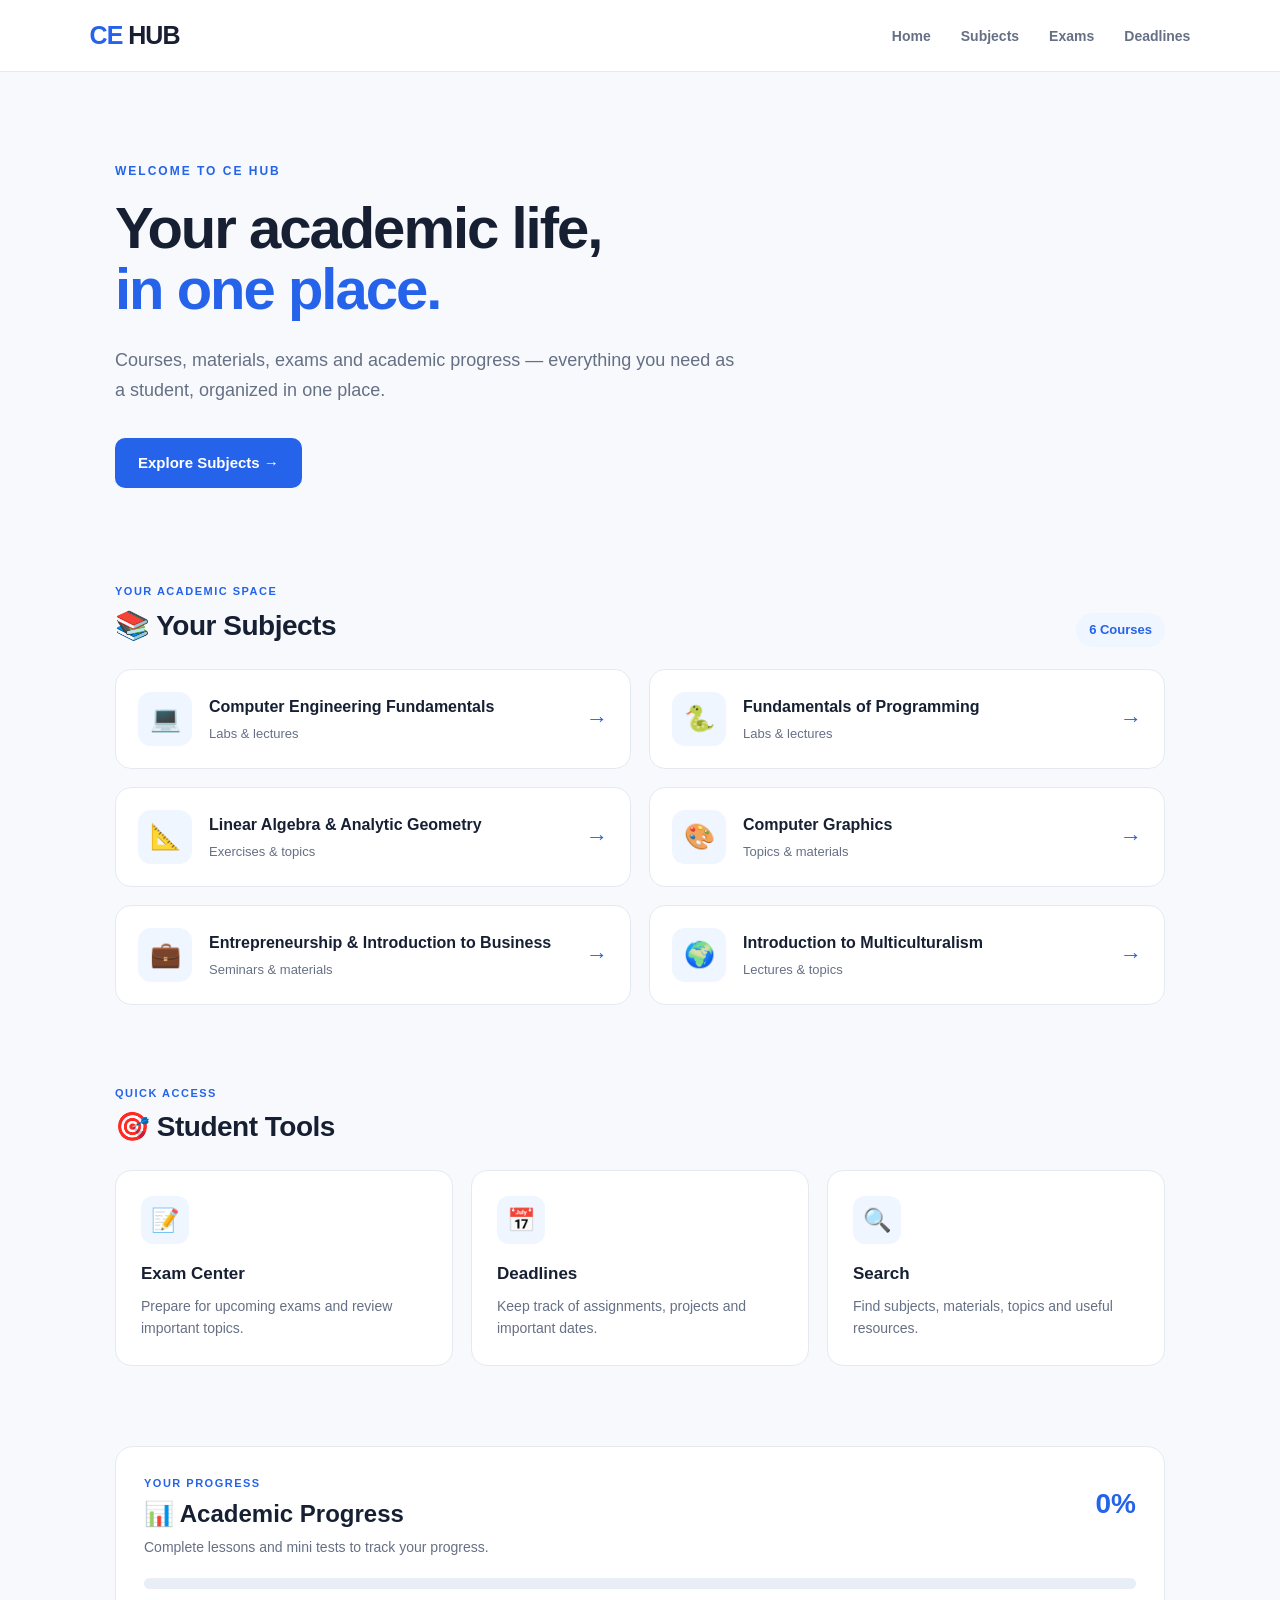
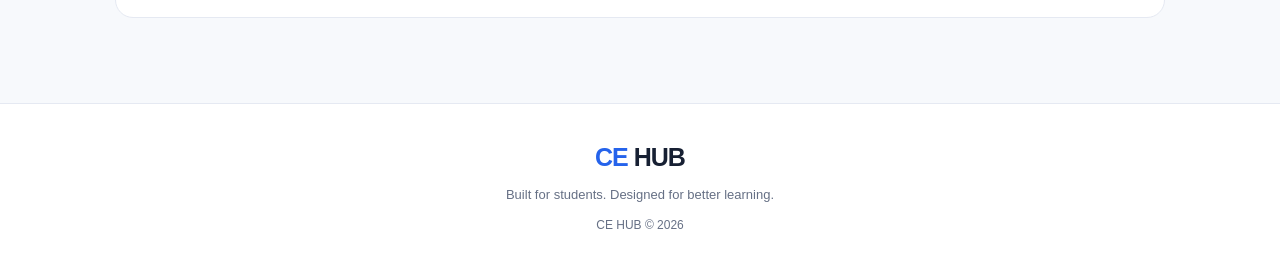
<file: index.html>
<!DOCTYPE html>
<html lang="en">

<head>
    <meta charset="UTF-8">
    <meta name="viewport" content="width=device-width, initial-scale=1.0">

    <title>CE HUB | Computer Engineering Courses & Tests</title>

    <meta name="description" content="Explore CE HUB for computer engineering courses, study materials, mini tests, exam preparation, and academic deadlines.">

    <link rel="stylesheet" href="style.css">
</head>

<body>

    <!-- Navigation -->
    <nav class="navbar">
        <div class="logo">
            CE <span>HUB</span>
        </div>

        <ul class="nav-links">
            <li><a href="#">Home</a></li>
            <li><a href="#subjects">Subjects</a></li>
            <li><a href="exams.html">Exams</a></li>
            <li><a href="deadlines.html">Deadlines</a></li>
        </ul>
    </nav>

    <!-- Hero Section -->
    <section class="hero">
        <p class="welcome">WELCOME TO CE HUB</p>

        <h1>
            Your academic life,
            <br>
            <span>in one place.</span>
        </h1>

        <p>
            Courses, materials, exams and academic progress —
            everything you need as a student, organized in one place.
        </p>

        <a href="#subjects" class="primary-btn">
            Explore Subjects →
        </a>
    </section>

    <!-- Subjects -->
    <section class="dashboard" id="subjects">

        <div class="section-title">
            <div>
                <p class="small-title">YOUR ACADEMIC SPACE</p>
                <h2>📚 Your Subjects</h2>
            </div>

            <span class="course-count">6 Courses</span>
        </div>

        <div class="subjects-grid">

            <a href="computer-engineering-fundamentals.html"
               class="subject-card">
                <div class="subject-icon">💻</div>
                <div class="subject-info">
                    <h3>Computer Engineering Fundamentals</h3>
                    <p>Labs &amp; lectures</p>
                </div>
                <span class="arrow">→</span>
            </a>

            <a href="programming.html" class="subject-card">
                <div class="subject-icon">🐍</div>
                <div class="subject-info">
                    <h3>Fundamentals of Programming</h3>
                    <p>Labs &amp; lectures</p>
                </div>
                <span class="arrow">→</span>
            </a>

            <a href="linear-algebra.html" class="subject-card">
                <div class="subject-icon">📐</div>
                <div class="subject-info">
                    <h3>Linear Algebra &amp; Analytic Geometry</h3>
                    <p>Exercises &amp; topics</p>
                </div>
                <span class="arrow">→</span>
            </a>

            <a href="graphics.html" class="subject-card">
                <div class="subject-icon">🎨</div>
                <div class="subject-info">
                    <h3>Computer Graphics</h3>
                    <p>Topics &amp; materials</p>
                </div>
                <span class="arrow">→</span>
            </a>

            <a href="entrepreneurship.html" class="subject-card">
                <div class="subject-icon">💼</div>
                <div class="subject-info">
                    <h3>Entrepreneurship &amp; Introduction to Business</h3>
                    <p>Seminars &amp; materials</p>
                </div>
                <span class="arrow">→</span>
            </a>

            <a href="multiculturalism.html" class="subject-card">
                <div class="subject-icon">🌍</div>
                <div class="subject-info">
                    <h3>Introduction to Multiculturalism</h3>
                    <p>Lectures &amp; topics</p>
                </div>
                <span class="arrow">→</span>
            </a>

        </div>
    </section>

    <!-- Quick Access -->
    <section class="dashboard" id="exams">

        <div class="section-title">
            <div>
                <p class="small-title">QUICK ACCESS</p>
                <h2>🎯 Student Tools</h2>
            </div>
        </div>

        <div class="tools-grid">

            <a href="exams.html" class="tool-card">
                <div class="tool-icon">📝</div>
                <h3>Exam Center</h3>
                <p>
                    Prepare for upcoming exams and review important topics.
                </p>
            </a>

            <a href="deadlines.html" class="tool-card">
                <div class="tool-icon">📅</div>
                <h3>Deadlines</h3>
                <p>
                    Keep track of assignments, projects and important dates.
                </p>
            </a>

            <a href="search.html" class="tool-card">
                <div class="tool-icon">🔍</div>
                <h3>Search</h3>
                <p>
                    Find subjects, materials, topics and useful resources.
                </p>
            </a>

        </div>
    </section>

    <!-- Academic Progress -->
    <section class="dashboard">

        <div class="progress-section">

            <div class="progress-header">
                <div>
                    <p class="small-title">YOUR PROGRESS</p>
                    <h2>📊 Academic Progress</h2>
                </div>

                <strong id="progressPercentage">0%</strong>
            </div>

            <p class="progress-description" id="progressDescription">
                Complete lessons and mini tests to track your progress.
            </p>

            <div
                class="progress-bar"
                id="academicProgressBar"
                role="progressbar"
                aria-label="Academic progress"
                aria-valuemin="0"
                aria-valuemax="100"
                aria-valuenow="0"
            >
                <div
                    class="progress"
                    id="academicProgressFill"
                    style="width: 0%;"
                ></div>
            </div>

        </div>
    </section>

    <!-- Footer -->
    <footer>
        <div class="logo">
            CE <span>HUB</span>
        </div>

        <p>Built for students. Designed for better learning.</p>

        <p class="copyright">CE HUB © 2026</p>
    </footer>

    <!-- Academic Progress Script -->
    <script>
        (function () {
            const STORAGE_KEY = "cehubProgressData";

            const percentageElement =
                document.getElementById("progressPercentage");

            const fillElement =
                document.getElementById("academicProgressFill");

            const barElement =
                document.getElementById("academicProgressBar");

            const descriptionElement =
                document.getElementById("progressDescription");

            function updateProgress() {
                let percentage = 0;

                try {
                    const savedData = localStorage.getItem(STORAGE_KEY);

                    if (savedData) {
                        const data = JSON.parse(savedData);

                        const totalItems = Number(data.totalItems) || 0;

                        const completedItems = Array.isArray(data.completedItems)
                            ? data.completedItems
                            : [];

                        if (totalItems > 0) {
                            percentage = Math.round(
                                Math.min(
                                    completedItems.length,
                                    totalItems
                                ) / totalItems * 100
                            );
                        }
                    }
                } catch (error) {
                    console.error(
                        "Could not load academic progress:",
                        error
                    );
                }

                percentageElement.textContent = percentage + "%";

                fillElement.style.width = percentage + "%";

                barElement.setAttribute(
                    "aria-valuenow",
                    percentage
                );

                if (percentage === 100) {
                    descriptionElement.textContent =
                        "Excellent work! You have completed all registered topics.";
                } else if (percentage > 0) {
                    descriptionElement.textContent =
                        "Keep going! You have completed " +
                        percentage +
                        "% of your registered course topics.";
                } else {
                    descriptionElement.textContent =
                        "Complete lessons and mini tests to track your progress.";
                }
            }

            updateProgress();

            // Refresh when progress changes in another open page.
            window.addEventListener("storage", function (event) {
                if (event.key === STORAGE_KEY || event.key === null) {
                    updateProgress();
                }
            });
        })();
    </script>

</body>
</html>
</file>
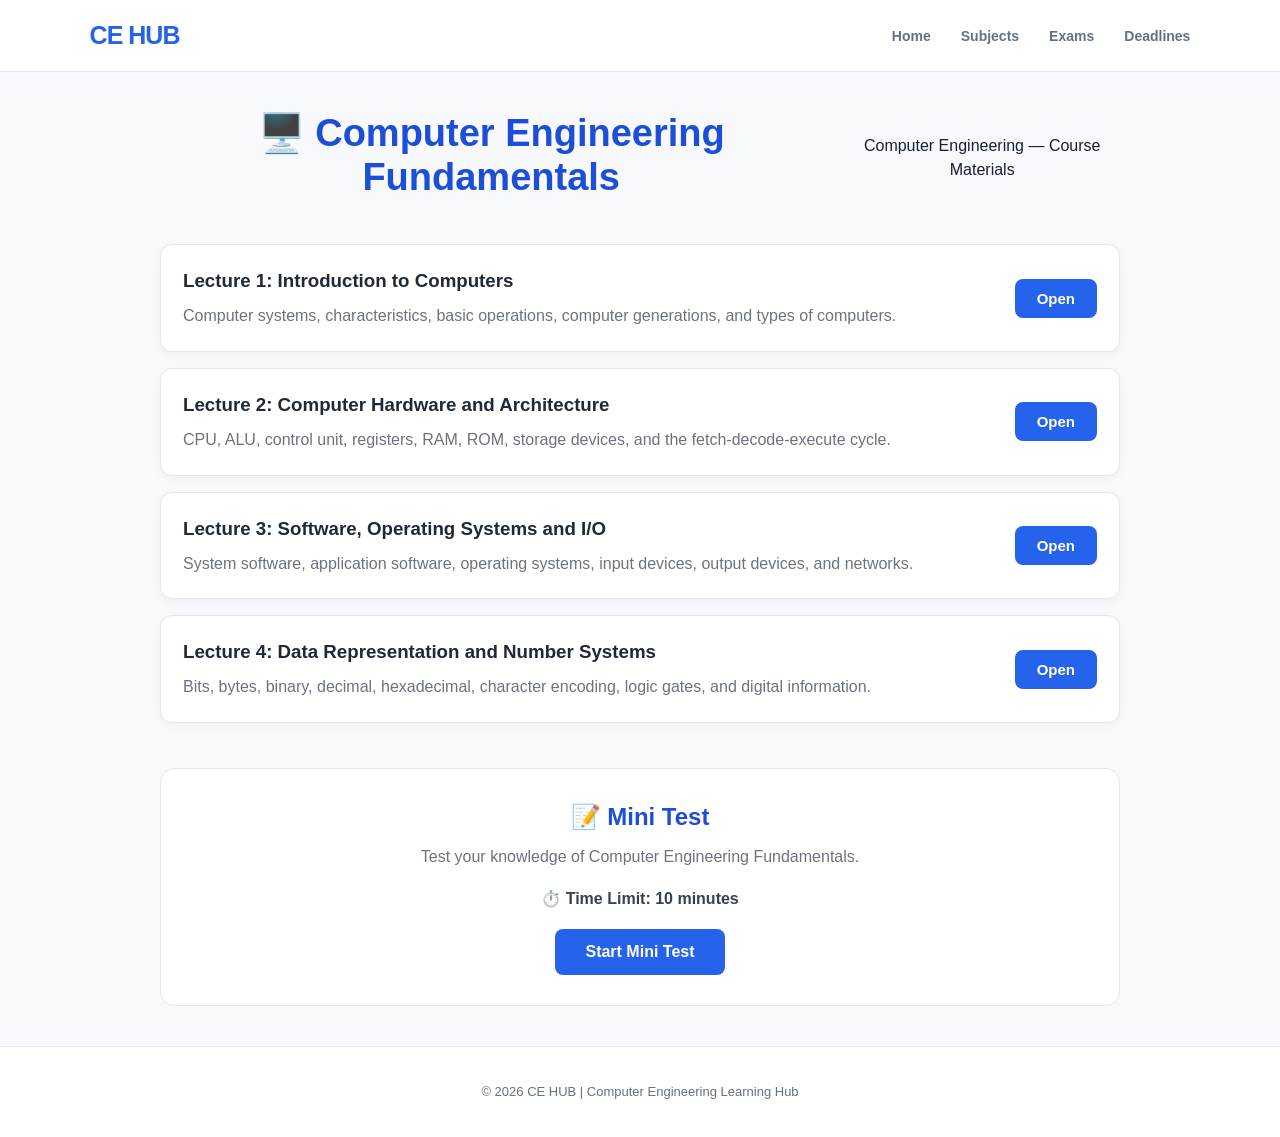
<file: computer-engineering-fundamentals.html>
<!DOCTYPE html>
<html lang="en">

<head>
    <meta charset="UTF-8">
    <meta name="viewport" content="width=device-width, initial-scale=1.0">
    <meta name="description" content="Explore computer engineering fundamentals with CE HUB, including core concepts, study materials, practice questions, and mini tests.">
    <title>Computer Engineering Fundamentals | CE HUB</title>
    <link rel="stylesheet" href="style.css">

    <style>
        .course-container {
            max-width: 1000px;
            margin: 35px auto;
            padding: 0 20px;
        }

        .course-header {
            text-align: center;
            margin-bottom: 35px;
        }

        .course-header h1 {
            color: #1d4ed8;
            margin-bottom: 10px;
        }

        .lecture-card {
            background: white;
            border: 1px solid #e5e7eb;
            border-radius: 12px;
            padding: 22px;
            margin-bottom: 16px;
            display: flex;
            align-items: center;
            justify-content: space-between;
            gap: 20px;
            box-shadow: 0 3px 10px rgba(0, 0, 0, 0.04);
        }

        .lecture-card h3 {
            margin: 0 0 8px;
            color: #1f2937;
        }

        .lecture-card p {
            margin: 0;
            color: #6b7280;
            line-height: 1.6;
        }

        .open-btn,
        .primary-btn {
            display: inline-block;
            background: #2563eb;
            color: white;
            padding: 11px 22px;
            border: none;
            border-radius: 8px;
            text-decoration: none;
            cursor: pointer;
            font-size: 15px;
            font-weight: 600;
            white-space: nowrap;
        }

        .open-btn:hover,
        .primary-btn:hover {
            background: #1d4ed8;
        }

        #lectureViewer {
            display: none;
            background: white;
            border: 1px solid #e5e7eb;
            border-radius: 12px;
            padding: 28px;
            margin: 30px 0;
            line-height: 1.8;
            overflow-wrap: anywhere;
        }

        #lectureContent h2 {
            color: #1d4ed8;
            margin-top: 20px;
        }

        #lectureContent h3 {
            color: #1f2937;
            margin-top: 25px;
        }

        #lectureContent li {
            margin-bottom: 8px;
        }

        .code-example {
            background: #111827;
            color: #e5e7eb;
            padding: 16px;
            border-radius: 8px;
            overflow-x: auto;
            white-space: pre-wrap;
            font-family: Consolas, monospace;
            line-height: 1.7;
        }

        .info-box {
            background: #eff6ff;
            border-left: 4px solid #2563eb;
            padding: 14px 18px;
            margin: 18px 0;
            border-radius: 5px;
        }

        .secondary-btn {
            background: #e5e7eb;
            color: #1f2937;
            padding: 11px 20px;
            border: none;
            border-radius: 8px;
            cursor: pointer;
            font-weight: 600;
        }

        .secondary-btn:hover {
            background: #d1d5db;
        }

        .quiz-section {
            background: white;
            border: 1px solid #e5e7eb;
            border-radius: 14px;
            padding: 30px;
            margin-top: 45px;
            margin-bottom: 40px;
        }

        .quiz-intro {
            text-align: center;
        }

        .quiz-intro h2 {
            color: #1d4ed8;
            margin-bottom: 10px;
        }

        .quiz-intro p {
            color: #6b7280;
        }

        .time-limit {
            font-weight: 600;
            color: #374151 !important;
            margin: 18px 0;
        }

        .quiz-start {
            font-size: 16px;
            padding: 14px 30px;
        }

        #quizArea,
        #quizResult {
            display: none;
        }

        .quiz-top {
            display: flex;
            justify-content: space-between;
            gap: 12px;
            flex-wrap: wrap;
            margin: 20px 0;
            font-weight: 600;
        }

        #timer {
            color: #dc2626;
        }

        .progress-track {
            width: 100%;
            height: 8px;
            background: #e5e7eb;
            border-radius: 10px;
            overflow: hidden;
            margin-bottom: 25px;
        }

        #progressBar {
            height: 100%;
            width: 0%;
            background: #2563eb;
            transition: width 0.2s;
        }

        #questionText {
            color: #1f2937;
            font-size: 20px;
            line-height: 1.5;
            margin-bottom: 20px;
        }

        .answer-option {
            display: block;
            padding: 14px 16px;
            border: 1px solid #d1d5db;
            border-radius: 9px;
            margin: 10px 0;
            cursor: pointer;
        }

        .answer-option:hover {
            background: #eff6ff;
            border-color: #2563eb;
        }

        .answer-option input {
            margin-right: 10px;
            accent-color: #2563eb;
        }

        .quiz-controls {
            display: flex;
            justify-content: space-between;
            align-items: center;
            gap: 12px;
            margin-top: 25px;
            flex-wrap: wrap;
        }

        .result-score {
            font-size: 32px;
            font-weight: 700;
            color: #1d4ed8;
            margin: 15px 0;
        }

        .result-message {
            color: #4b5563;
            line-height: 1.7;
        }

        .review-item {
            text-align: left;
            border-top: 1px solid #e5e7eb;
            padding: 15px 0;
            line-height: 1.6;
        }

        .correct-answer {
            color: #15803d;
            font-weight: 600;
        }

        .wrong-answer {
            color: #dc2626;
            font-weight: 600;
        }

        @media (max-width: 600px) {
            .lecture-card {
                align-items: flex-start;
                flex-direction: column;
            }

            #lectureViewer,
            .quiz-section {
                padding: 20px;
            }
        }
    </style>
</head>

<body>

    <!-- Navigation -->
    <nav class="navbar">
        <div class="logo">CE HUB</div>

        <ul class="nav-links">
            <li><a href="index.html">Home</a></li>
            <li><a href="index.html#subjects">Subjects</a></li>
            <li><a href="exams.html">Exams</a></li>
            <li><a href="deadlines.html">Deadlines</a></li>
        </ul>
    </nav>

    <main class="course-container">

        <header class="course-header">
            <h1>🖥️ Computer Engineering Fundamentals</h1>
            <p>Computer Engineering — Course Materials</p>
        </header>

        <!-- Lecture Cards -->
        <section id="lectureList">

            <div class="lecture-card">
                <div>
                    <h3>Lecture 1: Introduction to Computers</h3>
                    <p>Computer systems, characteristics, basic operations, computer generations, and types of computers.</p>
                </div>
                <button class="open-btn" onclick="openLecture(0)">Open</button>
            </div>

            <div class="lecture-card">
                <div>
                    <h3>Lecture 2: Computer Hardware and Architecture</h3>
                    <p>CPU, ALU, control unit, registers, RAM, ROM, storage devices, and the fetch-decode-execute cycle.</p>
                </div>
                <button class="open-btn" onclick="openLecture(1)">Open</button>
            </div>

            <div class="lecture-card">
                <div>
                    <h3>Lecture 3: Software, Operating Systems and I/O</h3>
                    <p>System software, application software, operating systems, input devices, output devices, and networks.</p>
                </div>
                <button class="open-btn" onclick="openLecture(2)">Open</button>
            </div>

            <div class="lecture-card">
                <div>
                    <h3>Lecture 4: Data Representation and Number Systems</h3>
                    <p>Bits, bytes, binary, decimal, hexadecimal, character encoding, logic gates, and digital information.</p>
                </div>
                <button class="open-btn" onclick="openLecture(3)">Open</button>
            </div>

        </section>

        <!-- Lecture Viewer -->
        <section id="lectureViewer">
            <button class="secondary-btn" onclick="closeLecture()">← Back to Lectures</button>

            <div id="lectureContent"></div>

            <button class="secondary-btn" onclick="closeLecture()">← Back to Lectures</button>
        </section>

        <!-- Mini Test -->
        <section class="quiz-section" id="miniTest">

            <div class="quiz-intro" id="quizIntro">
                <h2>📝 Mini Test</h2>
                <p>Test your knowledge of Computer Engineering Fundamentals.</p>
                <p class="time-limit">⏱️ Time Limit: 10 minutes</p>
                <button class="primary-btn quiz-start" onclick="startQuiz()">Start Mini Test</button>
            </div>

            <div id="quizArea">
                <div class="quiz-top">
                    <span id="questionCounter">Question 1 of 10</span>
                    <span id="timer">Time: 10:00</span>
                </div>

                <div class="progress-track">
                    <div id="progressBar"></div>
                </div>

                <h3 id="questionText"></h3>
                <div id="answerOptions"></div>

                <div class="quiz-controls">
                    <button class="secondary-btn" id="previousBtn" onclick="previousQuestion()">Previous</button>
                    <button class="primary-btn" id="nextBtn" onclick="nextQuestion()">Next</button>
                </div>
            </div>

            <div id="quizResult">
                <h2>📝 Test Completed!</h2>
                <p>Your result:</p>
                <div class="result-score" id="scoreText"></div>
                <p class="result-message" id="resultMessage"></p>

                <h3>Answer Review</h3>
                <div id="answerReview"></div>

                <button class="primary-btn" onclick="restartQuiz()">Try Again</button>
            </div>

        </section>

    </main>

    <footer>
        <p>© 2026 CE HUB | Computer Engineering Learning Hub</p>
    </footer>

    <script>
        // =========================================
        // LECTURE MATERIALS
        // =========================================

        const lectureMaterials = [

            {
                title: "Lecture 1: Introduction to Computers",
                content: `
                    <h3>1. What Is a Computer?</h3>

                    <p>A <strong>computer</strong> is an electronic, programmable device that accepts data as input, processes it according to instructions, stores data or results, and produces information as output.</p>

                    <p>Computers are used in education, medicine, engineering, transportation, communication, scientific research, business, and entertainment.</p>

                    <div class="info-box">
                        <strong>Key concept:</strong> A computer does not independently understand a task in the human sense. It follows instructions provided by software and processes data using its hardware.
                    </div>

                    <h3>2. Data and Information</h3>

                    <p><strong>Data</strong> consists of raw facts, measurements, symbols, or values. Data may not be very meaningful until it is organized or processed.</p>

                    <p><strong>Information</strong> is data that has been processed or organized so that it becomes useful in a particular context.</p>

                    <p>Example:</p>

                    <ul>
                        <li>Data: 65, 80, 90, 75.</li>
                        <li>Processing: Calculate the average of these values.</li>
                        <li>Information: The average score is 77.5.</li>
                    </ul>

                    <p>Computers transform data into useful information by performing operations defined by programs.</p>

                    <h3>3. The Basic Functions of a Computer</h3>

                    <p>A computer system commonly performs four fundamental functions.</p>

                    <p><strong>Input:</strong> Receives data and instructions from users or other systems.</p>
                    <p>Examples: Keyboard, mouse, scanner, microphone, and sensors.</p>

                    <p><strong>Processing:</strong> Performs operations on data, such as calculations, comparisons, and logical decisions.</p>
                    <p>The CPU plays a central role in processing instructions.</p>

                    <p><strong>Storage:</strong> Retains data, programs, and results for temporary or long-term use.</p>
                    <p>Examples: RAM, SSDs, and hard disk drives.</p>

                    <p><strong>Output:</strong> Presents the results of processing.</p>
                    <p>Examples: Monitor, printer, speakers, and output sent to another computer.</p>

                    <div class="code-example">Input → Processing → Output
             ↕
           Storage</div>

                    <h3>4. Characteristics of Computers</h3>

                    <ul>
                        <li><strong>Speed:</strong> Computers can perform many operations in a short period.</li>
                        <li><strong>Accuracy:</strong> They can calculate accurately when the instructions and input are correct.</li>
                        <li><strong>Storage capacity:</strong> They can store large amounts of digital information.</li>
                        <li><strong>Automation:</strong> They can perform tasks automatically after being configured or instructed.</li>
                        <li><strong>Consistency:</strong> They can repeat the same operation many times with consistent results.</li>
                        <li><strong>Versatility:</strong> The same computer can perform many different tasks using different programs.</li>
                    </ul>

                    <p>Computers also have limitations. Incorrect data, faulty hardware, software bugs, or unsuitable instructions can lead to incorrect results.</p>

                    <h3>5. Hardware and Software</h3>

                    <p><strong>Hardware</strong> means the physical components of a computer system.</p>

                    <ul>
                        <li>CPU and motherboard</li>
                        <li>RAM and storage devices</li>
                        <li>Keyboard and mouse</li>
                        <li>Monitor and printer</li>
                        <li>Network interface and other electronic components</li>
                    </ul>

                    <p><strong>Software</strong> consists of programs and related instructions that tell a computer what operations to perform.</p>

                    <ul>
                        <li>Operating systems</li>
                        <li>Web browsers</li>
                        <li>Word processors</li>
                        <li>Games and educational applications</li>
                        <li>Engineering and design software</li>
                    </ul>

                    <p>Hardware and software depend on one another. Hardware provides the physical resources, while software specifies the operations to be performed.</p>

                    <h3>6. Types of Computers</h3>

                    <p><strong>Personal computers:</strong> General-purpose computers used by individuals, including desktops and laptops.</p>

                    <p><strong>Servers:</strong> Computers that provide services or resources to other computers, such as websites, files, or databases.</p>

                    <p><strong>Supercomputers:</strong> High-performance systems designed for computationally demanding tasks such as climate modeling and scientific simulation.</p>

                    <p><strong>Embedded systems:</strong> Computing systems built into larger devices. Examples include washing machines, cars, medical equipment, and industrial controllers.</p>

                    <p><strong>Mobile devices:</strong> Portable computing devices such as smartphones and tablets.</p>

                    <p>These categories can overlap. For example, an embedded computer may contain a processor, memory, storage, and an operating system.</p>

                    <h3>7. Generations of Computers</h3>

                    <p>Computer generations are a simplified way of describing major historical changes in computer technology. Exact dates may vary between textbooks.</p>

                    <p><strong>First Generation — Vacuum Tubes</strong></p>
                    <ul>
                        <li>Used vacuum tubes for electronic processing.</li>
                        <li>Machines were often very large and consumed substantial electrical power.</li>
                        <li>Produced significant heat and required considerable maintenance.</li>
                        <li>Programming often involved machine language and early low-level techniques.</li>
                    </ul>

                    <p><strong>Second Generation — Transistors</strong></p>
                    <ul>
                        <li>Transistors replaced vacuum tubes in many computer designs.</li>
                        <li>Systems became smaller and more energy-efficient.</li>
                        <li>Reliability improved.</li>
                        <li>Assembly language and high-level languages became increasingly important.</li>
                    </ul>

                    <p><strong>Third Generation — Integrated Circuits</strong></p>
                    <ul>
                        <li>Integrated circuits placed multiple electronic components on a chip.</li>
                        <li>Computers became more compact and capable.</li>
                        <li>Operating systems and multiprogramming became more developed.</li>
                    </ul>

                    <p><strong>Fourth Generation — Microprocessors</strong></p>
                    <ul>
                        <li>Microprocessors placed major CPU functions on a single integrated circuit.</li>
                        <li>Personal computers became widespread.</li>
                        <li>Computer networks and graphical user interfaces became increasingly common.</li>
                    </ul>

                    <p><strong>Modern Computing</strong></p>
                    <ul>
                        <li>Modern systems use advanced integrated circuits and multicore processors.</li>
                        <li>Cloud computing, mobile computing, graphics processing, and artificial intelligence are important areas.</li>
                        <li>Computing devices are found in homes, vehicles, factories, and many everyday objects.</li>
                    </ul>

                    <h3>8. Analog and Digital Computers</h3>

                    <p><strong>Analog systems</strong> represent information through continuously varying physical quantities, such as voltage.</p>

                    <p><strong>Digital systems</strong> represent information using discrete values. Modern digital computers typically use binary digits, 0 and 1.</p>

                    <p>Digital representation allows computers to store, process, and transmit data using electronic circuits designed for discrete states.</p>

                    <h3>9. Where Computer Engineering Is Used</h3>

                    <ul>
                        <li>Designing processors and digital circuits.</li>
                        <li>Developing embedded systems and smart devices.</li>
                        <li>Building computer networks and communication systems.</li>
                        <li>Creating hardware-software interfaces.</li>
                        <li>Developing robotics and control systems.</li>
                        <li>Designing reliable and efficient computing systems.</li>
                    </ul>

                    <h3>Lecture 1 Summary</h3>

                    <ul>
                        <li>A computer accepts input, processes data, stores information, and produces output.</li>
                        <li>Data is raw input; information is processed or organized data.</li>
                        <li>Hardware consists of physical components; software consists of programs and instructions.</li>
                        <li>Computers include personal computers, servers, supercomputers, and embedded systems.</li>
                        <li>Computer generations are commonly associated with vacuum tubes, transistors, integrated circuits, and microprocessors.</li>
                    </ul>
                `
            },

            {
                title: "Lecture 2: Computer Hardware and Architecture",
                content: `
                    <h3>1. What Is Computer Architecture?</h3>

                    <p><strong>Computer architecture</strong> describes the programmer-visible structure and behavior of a computer system, including its instruction set and how software interacts with the processor and memory.</p>

                    <p><strong>Computer organization</strong> describes how the hardware components are arranged and implemented to realize the architecture.</p>

                    <p>In introductory courses, these ideas help explain how the CPU, memory, storage, and input/output components work together.</p>

                    <h3>2. The Central Processing Unit (CPU)</h3>

                    <p>The <strong>CPU</strong> is the processor that executes program instructions. It performs arithmetic and logical operations and coordinates many activities within a computer system.</p>

                    <p>Important CPU components include:</p>

                    <p><strong>Arithmetic Logic Unit (ALU):</strong> Performs arithmetic operations, such as addition and subtraction, and logical operations, such as AND, OR, and comparisons.</p>

                    <p><strong>Control Unit (CU):</strong> Coordinates instruction processing and directs the movement of control signals and data between components.</p>

                    <p><strong>Registers:</strong> Very small, fast storage locations inside the processor. Registers hold values such as operands, addresses, and intermediate results.</p>

                    <p><strong>Cache:</strong> Small, high-speed memory that keeps copies of frequently or recently used data and instructions to reduce average access time.</p>

                    <div class="info-box">
                        The CPU, memory, and input/output systems cooperate to execute programs. The CPU does not replace RAM or long-term storage; each has a different role.
                    </div>

                    <h3>3. The Instruction Cycle</h3>

                    <p>Processors execute machine instructions through an instruction-processing cycle. A simplified model contains three stages.</p>

                    <p><strong>Fetch:</strong> The processor obtains the next instruction from memory, using the program's current instruction address.</p>

                    <p><strong>Decode:</strong> The processor interprets the instruction to determine what operation is required and which operands are needed.</p>

                    <p><strong>Execute:</strong> The processor performs the operation, such as an arithmetic calculation, a data transfer, or a branch.</p>

                    <div class="code-example">Fetch → Decode → Execute
   ↑                  |
   └──────────────────┘</div>

                    <p>This cycle is a simplified explanation. Modern CPUs may use pipelines, parallel execution, and other techniques to process instructions more efficiently.</p>

                    <h3>4. CPU Clock Speed and Cores</h3>

                    <p><strong>Clock speed</strong> is commonly expressed in hertz, often gigahertz (GHz). It describes the frequency of a processor's clock signal.</p>

                    <p>A clock speed of 3 GHz corresponds to approximately three billion clock cycles per second. It does not mean that the CPU necessarily completes exactly three billion instructions per second.</p>

                    <p><strong>CPU cores</strong> are processing units within a processor. A multicore CPU can execute work on multiple cores, allowing certain tasks to run in parallel.</p>

                    <p>Performance depends on many factors, including architecture, instructions per cycle, number of cores, memory performance, power limits, and the software being used.</p>

                    <h3>5. Primary Memory: RAM</h3>

                    <p><strong>Random Access Memory (RAM)</strong> stores data and instructions that the computer is actively using.</p>

                    <ul>
                        <li>RAM is designed for fast access.</li>
                        <li>Programs and their working data are commonly loaded into RAM while running.</li>
                        <li>Ordinary RAM is volatile: its contents are lost when power is removed.</li>
                        <li>More RAM can help a system handle larger workloads or more applications at the same time.</li>
                    </ul>

                    <p>Example: When you open a browser, its running code and active data use RAM. Saving a document to an SSD provides longer-term storage.</p>

                    <h3>6. ROM and Firmware</h3>

                    <p><strong>Read-Only Memory (ROM)</strong> is a term associated with memory designed to retain stored contents without continuous power. Different ROM technologies have different capabilities.</p>

                    <p><strong>Firmware</strong> is low-level software stored in non-volatile memory. It helps hardware initialize or perform specific functions.</p>

                    <p>For example, a computer's firmware can perform initial hardware checks and help start the operating system.</p>

                    <h3>7. Cache Memory</h3>

                    <p>Processors are much faster than many forms of main memory. Cache helps reduce the delay when the CPU needs data or instructions.</p>

                    <p>Common cache levels include:</p>

                    <ul>
                        <li><strong>L1 cache:</strong> Usually very small and very fast.</li>
                        <li><strong>L2 cache:</strong> Usually larger than L1, with somewhat different access characteristics.</li>
                        <li><strong>L3 cache:</strong> Often larger and may be shared by multiple CPU cores.</li>
                    </ul>

                    <p>Exact cache arrangements differ between processor designs.</p>

                    <h3>8. Secondary Storage</h3>

                    <p>Secondary storage retains data when the computer is turned off.</p>

                    <p><strong>Hard Disk Drive (HDD):</strong> Stores data magnetically on rotating disks. HDDs often offer relatively high capacity at a lower cost per unit of storage.</p>

                    <p><strong>Solid-State Drive (SSD):</strong> Stores data using flash memory and has no moving mechanical parts. SSDs generally provide faster access than traditional HDDs.</p>

                    <p><strong>USB flash drive:</strong> A portable flash-storage device used to transfer files.</p>

                    <p><strong>Memory card:</strong> Compact flash storage commonly used in cameras and other portable devices.</p>

                    <p><strong>Optical disc:</strong> Uses laser technology to read or write supported optical media.</p>

                    <h3>9. Comparing Memory and Storage</h3>

                    <ul>
                        <li><strong>Registers:</strong> Very small, extremely fast storage inside the CPU.</li>
                        <li><strong>Cache:</strong> Fast memory that helps the CPU access frequently needed data.</li>
                        <li><strong>RAM:</strong> Holds active programs and working data; ordinarily volatile.</li>
                        <li><strong>SSD/HDD:</strong> Stores files and applications for long-term use; non-volatile.</li>
                    </ul>

                    <div class="info-box">
                        <strong>Remember:</strong> RAM is not the same as storage. Increasing storage capacity does not automatically increase the amount of RAM available to running programs.
                    </div>

                    <h3>10. The Motherboard</h3>

                    <p>The <strong>motherboard</strong> is the main circuit board that connects many computer components.</p>

                    <p>It may provide sockets for the CPU and memory, connectors for storage, expansion slots, power connections, and interfaces for peripherals.</p>

                    <p>The motherboard helps components communicate through electrical connections and communication pathways.</p>

                    <h3>11. Buses and Data Transfer</h3>

                    <p>A <strong>bus</strong> is a communication pathway used to transfer information between computer components.</p>

                    <ul>
                        <li><strong>Data bus:</strong> Carries data.</li>
                        <li><strong>Address bus:</strong> Carries addresses that identify locations or devices.</li>
                        <li><strong>Control signals:</strong> Coordinate operations such as reading, writing, and timing.</li>
                    </ul>

                    <p>Modern computers use several specialized interconnects and protocols, so this traditional bus model is a simplified introduction.</p>

                    <h3>12. A Simple Example of CPU and Memory Interaction</h3>

                    <p>Imagine a program that calculates <code>5 + 3</code>.</p>

                    <ol>
                        <li>The program's instructions and data are available to the processor.</li>
                        <li>The CPU fetches and decodes the required instruction.</li>
                        <li>The ALU performs the addition operation.</li>
                        <li>The result, 8, is placed in a register or another appropriate destination.</li>
                        <li>The program may later send the result to an output device.</li>
                    </ol>

                    <p>This example illustrates the roles of instructions, processing units, registers, and data movement.</p>

                    <h3>Lecture 2 Summary</h3>

                    <ul>
                        <li>The CPU executes program instructions.</li>
                        <li>The ALU performs arithmetic and logical operations.</li>
                        <li>The control unit coordinates instruction execution.</li>
                        <li>Registers and cache provide fast access to important data.</li>
                        <li>RAM holds active data and is ordinarily volatile.</li>
                        <li>SSDs and HDDs provide long-term storage.</li>
                        <li>The motherboard connects major hardware components.</li>
                    </ul>
                `
            },

            {
                title: "Lecture 3: Software, Operating Systems and I/O",
                content: `
                    <h3>1. What Is Software?</h3>

                    <p><strong>Software</strong> is a collection of programs and related instructions that tell a computer how to perform tasks.</p>

                    <p>Software allows users to work with hardware without directly controlling every electrical operation.</p>

                    <p>For example, a user can edit a document through a word processor instead of manually controlling the computer's memory and display hardware.</p>

                    <h3>2. System Software</h3>

                    <p><strong>System software</strong> manages hardware resources and provides services that application programs can use.</p>

                    <p>Examples include:</p>

                    <ul>
                        <li>Operating systems.</li>
                        <li>Device drivers.</li>
                        <li>System utilities.</li>
                        <li>Some language translators and development tools.</li>
                    </ul>

                    <p>System software helps coordinate the CPU, memory, storage, input/output devices, and running applications.</p>

                    <h3>3. Application Software</h3>

                    <p><strong>Application software</strong> helps users complete specific tasks.</p>

                    <ul>
                        <li>Word processors create and edit documents.</li>
                        <li>Spreadsheets organize data and perform calculations.</li>
                        <li>Web browsers access websites and web applications.</li>
                        <li>Graphics programs create and edit visual content.</li>
                        <li>Engineering software supports modeling, design, and analysis.</li>
                        <li>Database applications help organize and retrieve information.</li>
                    </ul>

                    <p>The main distinction is that system software manages or supports the computing environment, while application software is designed to accomplish user-oriented tasks.</p>

                    <h3>4. What Is an Operating System?</h3>

                    <p>An <strong>operating system (OS)</strong> is system software that manages computer resources and provides an environment in which applications run.</p>

                    <p>Examples include Microsoft Windows, Linux distributions, macOS, Android, and iOS.</p>

                    <p>The operating system acts as an intermediary between applications, users, and hardware resources.</p>

                    <h3>5. Main Functions of an Operating System</h3>

                    <p><strong>Process management:</strong> Coordinates the execution of programs and processes, including scheduling CPU time.</p>

                    <p><strong>Memory management:</strong> Allocates and tracks memory used by processes and the operating system.</p>

                    <p><strong>File management:</strong> Organizes files and directories and provides operations for creating, reading, writing, and deleting files.</p>

                    <p><strong>Device management:</strong> Coordinates access to hardware devices through drivers and other system mechanisms.</p>

                    <p><strong>User interface:</strong> Provides ways for users to interact with the computer, such as graphical interfaces or command-line shells.</p>

                    <p><strong>Security and permissions:</strong> Helps control access to accounts, files, processes, and other resources.</p>

                    <h3>6. Graphical and Command-Line Interfaces</h3>

                    <p>A <strong>Graphical User Interface (GUI)</strong> lets users interact with visual elements such as windows, icons, menus, and buttons.</p>

                    <p>A <strong>Command-Line Interface (CLI)</strong> lets users enter text commands to perform operations.</p>

                    <p>Both interfaces can be useful. A GUI can be approachable for everyday tasks, while a CLI can be efficient for automation, system administration, and development.</p>

                    <h3>7. Device Drivers</h3>

                    <p>A <strong>device driver</strong> is software that allows an operating system to communicate with or control a particular hardware device.</p>

                    <p>Examples include drivers for printers, graphics hardware, network adapters, and audio devices.</p>

                    <p>Without a suitable driver, an operating system may be unable to use all the functions of a device correctly.</p>

                    <h3>8. Input Devices</h3>

                    <p><strong>Input devices</strong> allow a computer to receive data or commands.</p>

                    <ul>
                        <li><strong>Keyboard:</strong> Enters text, numbers, and commands.</li>
                        <li><strong>Mouse:</strong> Controls a pointer and selects interface elements.</li>
                        <li><strong>Microphone:</strong> Captures sound.</li>
                        <li><strong>Scanner:</strong> Captures images of physical documents.</li>
                        <li><strong>Camera:</strong> Captures images or video.</li>
                        <li><strong>Sensors:</strong> Measure physical quantities such as temperature, pressure, or motion.</li>
                    </ul>

                    <h3>9. Output Devices</h3>

                    <p><strong>Output devices</strong> present information produced by a computer.</p>

                    <ul>
                        <li><strong>Monitor:</strong> Displays text, images, and video.</li>
                        <li><strong>Printer:</strong> Produces a physical copy of digital content.</li>
                        <li><strong>Speakers:</strong> Produce sound.</li>
                        <li><strong>Projector:</strong> Displays an image on a larger surface.</li>
                        <li><strong>Actuators:</strong> Convert control signals into physical action in certain systems.</li>
                    </ul>

                    <p>Some devices perform both input and output functions. For example, a touchscreen displays information and detects touch.</p>

                    <h3>10. What Is a Computer Network?</h3>

                    <p>A <strong>computer network</strong> is a group of connected devices that can exchange data and share resources using communication technologies and protocols.</p>

                    <p>Networks can support communication, file sharing, remote access, online services, and distributed computing.</p>

                    <h3>11. LAN, WAN and the Internet</h3>

                    <p><strong>Local Area Network (LAN):</strong> Connects devices within a limited area, such as a home, laboratory, office, or campus building.</p>

                    <p><strong>Wide Area Network (WAN):</strong> Connects networks across larger geographical areas.</p>

                    <p><strong>Internet:</strong> A global system of interconnected networks that communicate using a shared suite of protocols, including the Internet Protocol (IP).</p>

                    <p>Wi-Fi is a technology commonly used to connect devices to a local network wirelessly. Wi-Fi and the Internet are not the same thing: a Wi-Fi network can exist without an Internet connection.</p>

                    <h3>12. Basic Computer Security</h3>

                    <p>Computer security aims to protect systems and information from unauthorized access, misuse, damage, and disruption.</p>

                    <ul>
                        <li>Use strong, unique passwords.</li>
                        <li>Keep operating systems and applications updated.</li>
                        <li>Back up important data.</li>
                        <li>Use appropriate account permissions.</li>
                        <li>Be cautious with unexpected links and attachments.</li>
                        <li>Use trusted software sources.</li>
                    </ul>

                    <p>Security is a shared responsibility involving software design, hardware features, system configuration, and user behavior.</p>

                    <h3>13. How the Components Work Together</h3>

                    <p>Consider opening a website on a laptop.</p>

                    <ol>
                        <li>The user enters a website address using an input device.</li>
                        <li>The browser application processes the request.</li>
                        <li>The operating system manages the browser's resources and network access.</li>
                        <li>The network hardware sends and receives data.</li>
                        <li>The CPU processes instructions and data.</li>
                        <li>RAM holds active code and working data.</li>
                        <li>The monitor displays the resulting web page.</li>
                    </ol>

                    <p>This example demonstrates that a modern computer performs tasks through cooperation between hardware, system software, applications, and networks.</p>

                    <h3>Lecture 3 Summary</h3>

                    <ul>
                        <li>System software manages or supports the computer environment.</li>
                        <li>Application software performs user-oriented tasks.</li>
                        <li>The operating system manages processes, memory, files, devices, and permissions.</li>
                        <li>Input devices provide data; output devices present results.</li>
                        <li>Networks allow devices to communicate and share resources.</li>
                        <li>Computer security protects systems and information.</li>
                    </ul>
                `
            },

            {
                title: "Lecture 4: Data Representation and Number Systems",
                content: `
                    <h3>1. Why Do Computers Use Binary?</h3>

                    <p>Digital computers use electronic circuits that can distinguish between discrete states. These states are commonly represented using the binary digits <strong>0</strong> and <strong>1</strong>.</p>

                    <p>Binary representation works well with electronic systems that distinguish between two ranges of electrical states. The physical implementation is more complex than simply treating every signal as a perfect zero or one, but binary provides a convenient logical model.</p>

                    <h3>2. Bits and Bytes</h3>

                    <p>A <strong>bit</strong> is the basic unit of binary information. It can represent either 0 or 1.</p>

                    <p>A <strong>byte</strong> consists of 8 bits.</p>

                    <div class="code-example">1 bit  = one binary digit
1 byte = 8 bits

Example byte:
01000001</div>

                    <p>A byte can represent 256 different bit patterns because each of its eight bits has two possible values.</p>

                    <p>The number of possible patterns is calculated as:</p>

                    <div class="code-example">2 × 2 × 2 × 2 × 2 × 2 × 2 × 2 = 2⁸ = 256</div>

                    <h3>3. Units of Digital Information</h3>

                    <ul>
                        <li><strong>Bit (b):</strong> One binary digit.</li>
                        <li><strong>Byte (B):</strong> Eight bits.</li>
                        <li><strong>Kilobyte (kB):</strong> 1,000 bytes in the decimal system.</li>
                        <li><strong>Megabyte (MB):</strong> 1,000,000 bytes in the decimal system.</li>
                        <li><strong>Gigabyte (GB):</strong> 1,000,000,000 bytes in the decimal system.</li>
                        <li><strong>Terabyte (TB):</strong> 1,000,000,000,000 bytes in the decimal system.</li>
                    </ul>

                    <p>Binary-based units are also used in computing:</p>

                    <ul>
                        <li><strong>1 KiB:</strong> 1,024 bytes.</li>
                        <li><strong>1 MiB:</strong> 1,024 KiB.</li>
                        <li><strong>1 GiB:</strong> 1,024 MiB.</li>
                    </ul>

                    <div class="info-box">
                        <strong>Important:</strong> MB and MiB are not identical. Decimal units use powers of 1,000, while binary units such as KiB and MiB use powers of 1,024.
                    </div>

                    <h3>4. The Decimal Number System</h3>

                    <p>The decimal system is base 10. It uses ten digits: 0 through 9.</p>

                    <p>Each position represents a power of 10.</p>

                    <div class="code-example">347 = (3 × 100) + (4 × 10) + (7 × 1)

347 = (3 × 10²) + (4 × 10¹) + (7 × 10⁰)</div>

                    <p>This positional system allows a relatively small set of digits to represent many different values.</p>

                    <h3>5. The Binary Number System</h3>

                    <p>The binary system is base 2 and uses only two digits: 0 and 1.</p>

                    <p>Each position represents a power of 2, starting from the right with 2⁰.</p>

                    <div class="code-example">Binary: 1011

Position values:
1 × 2³ = 8
0 × 2² = 0
1 × 2¹ = 2
1 × 2⁰ = 1

Total = 8 + 0 + 2 + 1 = 11</div>

                    <p>Therefore, binary <code>1011</code> represents decimal <code>11</code>.</p>

                    <h3>6. Converting Binary to Decimal</h3>

                    <p>To convert a binary number to decimal:</p>

                    <ol>
                        <li>Write the powers of 2 under the binary digits, beginning with 2⁰ on the right.</li>
                        <li>Multiply each digit by its position value.</li>
                        <li>Add the results.</li>
                    </ol>

                    <p>Example: Convert binary 1101 to decimal.</p>

                    <div class="code-example">1101₂

= (1 × 2³) + (1 × 2²) + (0 × 2¹) + (1 × 2⁰)

= 8 + 4 + 0 + 1

= 13₁₀</div>

                    <p>So, <code>1101₂ = 13₁₀</code>.</p>

                    <h3>7. Converting Decimal to Binary</h3>

                    <p>One method is to repeatedly divide the decimal number by 2 and record each remainder.</p>

                    <p>Example: Convert decimal 13 to binary.</p>

                    <div class="code-example">13 ÷ 2 = 6 remainder 1
 6 ÷ 2 = 3 remainder 0
 3 ÷ 2 = 1 remainder 1
 1 ÷ 2 = 0 remainder 1</div>

                    <p>Read the remainders from bottom to top.</p>

                    <div class="code-example">13₁₀ = 1101₂</div>

                    <h3>8. Binary Addition</h3>

                    <p>Binary addition follows a small set of rules:</p>

                    <ul>
                        <li>0 + 0 = 0</li>
                        <li>0 + 1 = 1</li>
                        <li>1 + 0 = 1</li>
                        <li>1 + 1 = 10 in binary</li>
                    </ul>

                    <p>The final rule means that the result is 0 in the current column with a carry of 1 into the next column.</p>

                    <div class="code-example">  0101   (5)
+ 0011   (3)
------
  1000   (8)</div>

                    <p>Binary arithmetic is fundamental to digital computing.</p>

                    <h3>9. The Hexadecimal Number System</h3>

                    <p>The hexadecimal system is base 16. It uses the digits 0–9 and the letters A–F.</p>

                    <ul>
                        <li>A represents decimal 10.</li>
                        <li>B represents decimal 11.</li>
                        <li>C represents decimal 12.</li>
                        <li>D represents decimal 13.</li>
                        <li>E represents decimal 14.</li>
                        <li>F represents decimal 15.</li>
                    </ul>

                    <p>Hexadecimal is useful because one hexadecimal digit represents exactly four binary bits.</p>

                    <div class="code-example">Binary:      1111
Hexadecimal: F
Decimal:     15</div>

                    <p>Example: Hexadecimal 2A represents:</p>

                    <div class="code-example">2A₁₆ = (2 × 16¹) + (10 × 16⁰)
     = 32 + 10
     = 42₁₀</div>

                    <h3>10. How Computers Represent Text</h3>

                    <p>Computers store text using numerical codes that represent characters.</p>

                    <p><strong>ASCII</strong> is a character encoding standard that assigns numeric codes to a set of characters, including English letters, digits, and control characters.</p>

                    <p><strong>Unicode</strong> provides a much broader system for representing characters used by many writing systems and symbol sets.</p>

                    <p><strong>UTF-8</strong> is a widely used Unicode encoding. It represents a character using one to four bytes.</p>

                    <p>For example, the ASCII code for uppercase A is decimal 65, represented as binary <code>01000001</code> in one byte.</p>

                    <h3>11. Representing Images and Audio</h3>

                    <p><strong>Digital images</strong> are commonly represented using pixels. Each pixel stores information about a color or intensity.</p>

                    <p>Color images may use multiple values per pixel, such as red, green, and blue components. Image size depends on factors including resolution, color depth, and compression.</p>

                    <p><strong>Digital audio</strong> can be produced by sampling a sound signal over time and representing the measurements numerically.</p>

                    <p>Important audio concepts include:</p>

                    <ul>
                        <li><strong>Sample rate:</strong> Number of samples taken per second.</li>
                        <li><strong>Bit depth:</strong> Number of bits used for each sample in common digital audio formats.</li>
                        <li><strong>Compression:</strong> Techniques used to reduce the size of audio data.</li>
                    </ul>

                    <h3>12. Logic Gates</h3>

                    <p>Logic gates are basic building blocks of digital circuits. They operate on binary inputs and produce binary outputs.</p>

                    <p><strong>AND gate:</strong> Produces 1 only when both inputs are 1.</p>

                    <div class="code-example">A B | AND
0 0 |  0
0 1 |  0
1 0 |  0
1 1 |  1</div>

                    <p><strong>OR gate:</strong> Produces 1 when at least one input is 1.</p>

                    <div class="code-example">A B | OR
0 0 |  0
0 1 |  1
1 0 |  1
1 1 |  1</div>

                    <p><strong>NOT gate:</strong> Reverses the input value.</p>

                    <div class="code-example">A | NOT A
0 |   1
1 |   0</div>

                    <p>These gates can be combined to build more complex circuits, including arithmetic circuits, control circuits, and processor components.</p>

                    <h3>13. Why Data Representation Matters</h3>

                    <p>Understanding digital representation helps computer engineers:</p>

                    <ul>
                        <li>Understand how information is stored in memory.</li>
                        <li>Work with low-level programming and digital systems.</li>
                        <li>Understand file sizes and data transfer rates.</li>
                        <li>Design and analyze digital circuits.</li>
                        <li>Understand character encodings and multimedia formats.</li>
                    </ul>

                    <h3>Lecture 4 Summary</h3>

                    <ul>
                        <li>A bit represents 0 or 1, and a byte contains 8 bits.</li>
                        <li>Binary is base 2; decimal is base 10; hexadecimal is base 16.</li>
                        <li>Binary numbers can be converted to decimal using powers of 2.</li>
                        <li>Hexadecimal provides a compact representation of binary data.</li>
                        <li>Character encodings represent text using numerical values.</li>
                        <li>Images and audio are represented as digital data.</li>
                        <li>Logic gates form the basis of digital circuits.</li>
                    </ul>
                `
            }

        ];

        // =========================================
        // OPEN AND CLOSE LECTURES
        // =========================================

        function openLecture(index) {
            const lecture = lectureMaterials[index];

            if (!lecture) {
                return;
            }

            document.getElementById("lectureList").style.display = "none";
            document.getElementById("miniTest").style.display = "none";

            document.getElementById("lectureContent").innerHTML =
                "<h2>" + lecture.title + "</h2>" + lecture.content;

            document.getElementById("lectureViewer").style.display = "block";

            window.scrollTo({ top: 0, behavior: "smooth" });
        }

        function closeLecture() {
            document.getElementById("lectureViewer").style.display = "none";
            document.getElementById("lectureList").style.display = "block";
            document.getElementById("miniTest").style.display = "block";

            window.scrollTo({ top: 0, behavior: "smooth" });
        }

        // =========================================
        // MINI TEST QUESTIONS
        // =========================================

        const quizQuestions = [
            {
                question: "1. What are the four basic functions of a computer?",
                options: [
                    "A. Input, processing, storage, output",
                    "B. Typing, printing, drawing, gaming",
                    "C. Opening, closing, copying, deleting",
                    "D. CPU, monitor, keyboard, mouse"
                ],
                answer: 0
            },
            {
                question: "2. Which of the following is an example of hardware?",
                options: [
                    "A. Windows",
                    "B. A web browser",
                    "C. A CPU",
                    "D. A text editor"
                ],
                answer: 2
            },
            {
                question: "3. Which CPU component performs arithmetic and logical operations?",
                options: [
                    "A. SSD",
                    "B. ALU",
                    "C. Monitor",
                    "D. Keyboard"
                ],
                answer: 1
            },
            {
                question: "4. Which type of memory is normally volatile?",
                options: [
                    "A. SSD",
                    "B. HDD",
                    "C. USB flash drive",
                    "D. RAM"
                ],
                answer: 3
            },
            {
                question: "5. Which of the following is an operating system?",
                options: [
                    "A. Microsoft Word",
                    "B. Windows",
                    "C. A keyboard",
                    "D. A CPU"
                ],
                answer: 1
            },
            {
                question: "6. Which device is primarily used for input?",
                options: [
                    "A. Keyboard",
                    "B. Monitor",
                    "C. Speaker",
                    "D. Projector"
                ],
                answer: 0
            },
            {
                question: "7. How many bits are in one byte?",
                options: [
                    "A. 2",
                    "B. 4",
                    "C. 8",
                    "D. 16"
                ],
                answer: 2
            },
            {
                question: "8. What is the decimal value of binary 1010?",
                options: [
                    "A. 8",
                    "B. 10",
                    "C. 12",
                    "D. 14"
                ],
                answer: 1
            },
            {
                question: "9. Which logic gate produces 1 only when both inputs are 1?",
                options: [
                    "A. OR",
                    "B. NOT",
                    "C. AND",
                    "D. None of these"
                ],
                answer: 2
            },
            {
                question: "10. Which statement about an SSD is correct?",
                options: [
                    "A. It is a type of input device",
                    "B. It is used only for calculations",
                    "C. It is volatile memory like ordinary RAM",
                    "D. It provides non-volatile data storage"
                ],
                answer: 3
            }
        ];

        let currentQuestion = 0;
        let userAnswers = [];
        let timeLeft = 600;
        let quizTimer = null;
        let quizFinished = false;

        function startQuiz() {
            clearInterval(quizTimer);

            currentQuestion = 0;
            userAnswers = new Array(quizQuestions.length).fill(null);
            timeLeft = 600;
            quizFinished = false;

            document.getElementById("quizIntro").style.display = "none";
            document.getElementById("quizResult").style.display = "none";
            document.getElementById("quizArea").style.display = "block";

            renderQuestion();
            updateTimer();

            quizTimer = setInterval(function () {
                timeLeft--;
                updateTimer();

                if (timeLeft <= 0) {
                    finishQuiz();
                }
            }, 1000);

            document.getElementById("miniTest").scrollIntoView({
                behavior: "smooth",
                block: "start"
            });
        }

        function updateTimer() {
            const minutes = Math.floor(timeLeft / 60);
            const seconds = timeLeft % 60;

            document.getElementById("timer").textContent =
                "Time: " +
                String(minutes).padStart(2, "0") +
                ":" +
                String(seconds).padStart(2, "0");
        }

        function renderQuestion() {
            const question = quizQuestions[currentQuestion];

            document.getElementById("questionCounter").textContent =
                "Question " + (currentQuestion + 1) +
                " of " + quizQuestions.length;

            document.getElementById("progressBar").style.width =
                ((currentQuestion + 1) / quizQuestions.length * 100) + "%";

            document.getElementById("questionText").textContent =
                question.question;

            const optionsContainer = document.getElementById("answerOptions");
            optionsContainer.innerHTML = "";

            question.options.forEach(function (option, index) {
                const label = document.createElement("label");
                label.className = "answer-option";

                const radio = document.createElement("input");
                radio.type = "radio";
                radio.name = "quizAnswer";
                radio.value = index;
                radio.checked = userAnswers[currentQuestion] === index;

                radio.addEventListener("change", function () {
                    userAnswers[currentQuestion] = index;
                });

                label.appendChild(radio);
                label.appendChild(document.createTextNode(option));
                optionsContainer.appendChild(label);
            });

            document.getElementById("previousBtn").disabled =
                currentQuestion === 0;

            document.getElementById("nextBtn").textContent =
                currentQuestion === quizQuestions.length - 1
                    ? "Finish Test"
                    : "Next";
        }

        function nextQuestion() {
            if (quizFinished) {
                return;
            }

            if (currentQuestion === quizQuestions.length - 1) {
                finishQuiz();
                return;
            }

            currentQuestion++;
            renderQuestion();
        }

        function previousQuestion() {
            if (quizFinished || currentQuestion === 0) {
                return;
            }

            currentQuestion--;
            renderQuestion();
        }

        function finishQuiz() {
            if (quizFinished) {
                return;
            }

            quizFinished = true;
            clearInterval(quizTimer);

            let score = 0;

            quizQuestions.forEach(function (question, index) {
                if (userAnswers[index] === question.answer) {
                    score++;
                }
            });

            const percentage = Math.round(
                score / quizQuestions.length * 100
            );

            document.getElementById("quizArea").style.display = "none";
            document.getElementById("quizResult").style.display = "block";

            document.getElementById("scoreText").textContent =
                score + "/" + quizQuestions.length + " — " + percentage + "%";

            let message;

            if (percentage === 100) {
                message = "Excellent! You answered every question correctly.";
            } else if (percentage >= 80) {
                message = "Great job! You have a strong understanding of the material.";
            } else if (percentage >= 60) {
                message = "Good effort! Review the incorrect answers to improve.";
            } else {
                message = "Keep practicing! Review the lectures and try the test again.";
            }

            document.getElementById("resultMessage").textContent = message;

            const review = document.getElementById("answerReview");
            review.innerHTML = "";

            quizQuestions.forEach(function (question, index) {
                const item = document.createElement("div");
                item.className = "review-item";

                const title = document.createElement("p");
                title.textContent = question.question;
                item.appendChild(title);

                const yourAnswer = document.createElement("p");

                if (userAnswers[index] === null) {
                    yourAnswer.textContent = "Your answer: Not answered";
                    yourAnswer.className = "wrong-answer";
                } else {
                    yourAnswer.textContent =
                        "Your answer: " + question.options[userAnswers[index]];

                    yourAnswer.className =
                        userAnswers[index] === question.answer
                            ? "correct-answer"
                            : "wrong-answer";
                }

                item.appendChild(yourAnswer);

                const correctAnswer = document.createElement("p");
                correctAnswer.textContent =
                    "Correct answer: " + question.options[question.answer];
                correctAnswer.className = "correct-answer";

                item.appendChild(correctAnswer);
                review.appendChild(item);
            });

            document.getElementById("quizResult").scrollIntoView({
                behavior: "smooth",
                block: "start"
            });
        }

        function restartQuiz() {
            startQuiz();
        }
    </script>

</body>
</html>
</file>
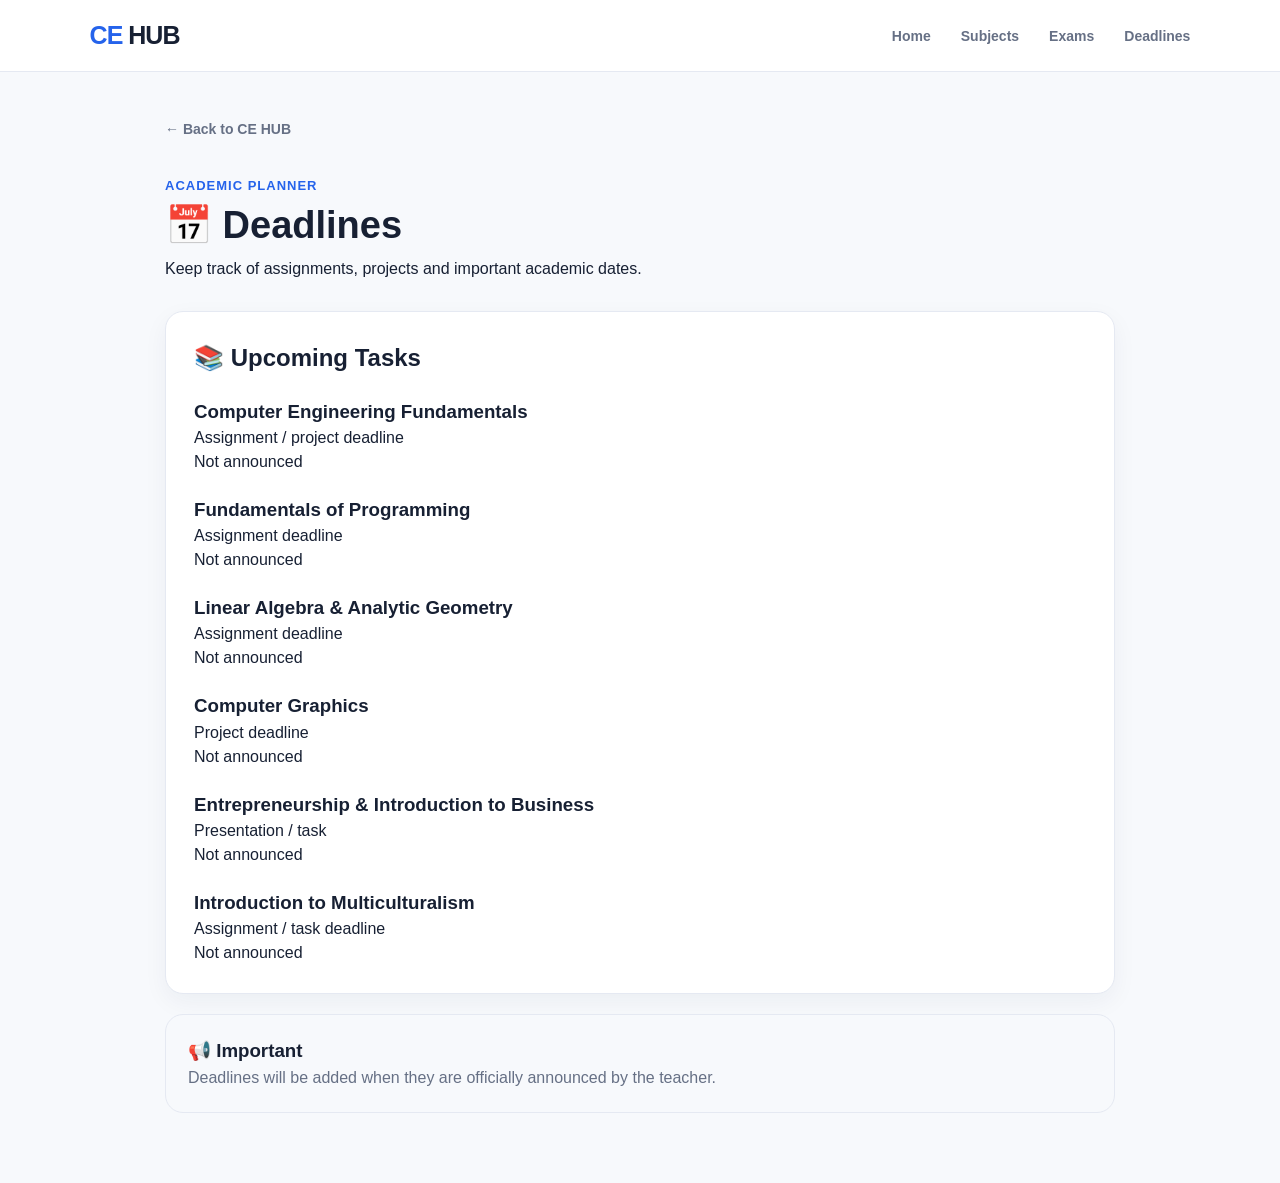
<file: deadlines.html>
<!DOCTYPE html>
<html lang="en">

<head>
    <meta charset="UTF-8">
    <meta name="viewport" content="width=device-width, initial-scale=1.0">
    <meta name="description" content="Stay organized with CE HUB by tracking academic deadlines, important university dates, assignments, and exam schedules.">
    <title>Deadlines | CE HUB</title>

    <link rel="stylesheet" href="style.css">
</head>

<body>

    <nav class="navbar">

        <div class="logo">
            CE <span>HUB</span>
        </div>

        <ul class="nav-links">
            <li><a href="index.html">Home</a></li>
            <li><a href="index.html#subjects">Subjects</a></li>
            <li><a href="exams.html">Exams</a></li>
            <li><a href="deadlines.html">Deadlines</a></li>
        </ul>

    </nav>


    <main class="course-page">

        <a href="index.html" class="back-link">
            ← Back to CE HUB
        </a>


        <div class="course-header">

            <div>
                <p class="eyebrow">ACADEMIC PLANNER</p>

                <h1>📅 Deadlines</h1>

                <p>
                    Keep track of assignments, projects and important academic dates.
                </p>
            </div>

        </div>


        <section class="info-card">

            <h2>📚 Upcoming Tasks</h2>

            <div class="deadline-list">


                <div class="deadline-item">

                    <div>
                        <h3>Computer Engineering Fundamentals</h3>
                        <p>Assignment / project deadline</p>
                    </div>

                    <span class="deadline-status">
                        Not announced
                    </span>

                </div>


                <div class="deadline-item">

                    <div>
                        <h3>Fundamentals of Programming</h3>
                        <p>Assignment deadline</p>
                    </div>

                    <span class="deadline-status">
                        Not announced
                    </span>

                </div>


                <div class="deadline-item">

                    <div>
                        <h3>Linear Algebra &amp; Analytic Geometry</h3>
                        <p>Assignment deadline</p>
                    </div>

                    <span class="deadline-status">
                        Not announced
                    </span>

                </div>


                <div class="deadline-item">

                    <div>
                        <h3>Computer Graphics</h3>
                        <p>Project deadline</p>
                    </div>

                    <span class="deadline-status">
                        Not announced
                    </span>

                </div>


                <div class="deadline-item">

                    <div>
                        <h3>Entrepreneurship &amp; Introduction to Business</h3>
                        <p>Presentation / task</p>
                    </div>

                    <span class="deadline-status">
                        Not announced
                    </span>

                </div>


                <div class="deadline-item">

                    <div>
                        <h3>Introduction to Multiculturalism</h3>
                        <p>Assignment / task deadline</p>
                    </div>

                    <span class="deadline-status">
                        Not announced
                    </span>

                </div>


            </div>

        </section>


        <section class="notice-card">

            <h3>📢 Important</h3>

            <p>
                Deadlines will be added when they are officially announced
                by the teacher.
            </p>

        </section>


    </main>

</body>

</html>
</file>
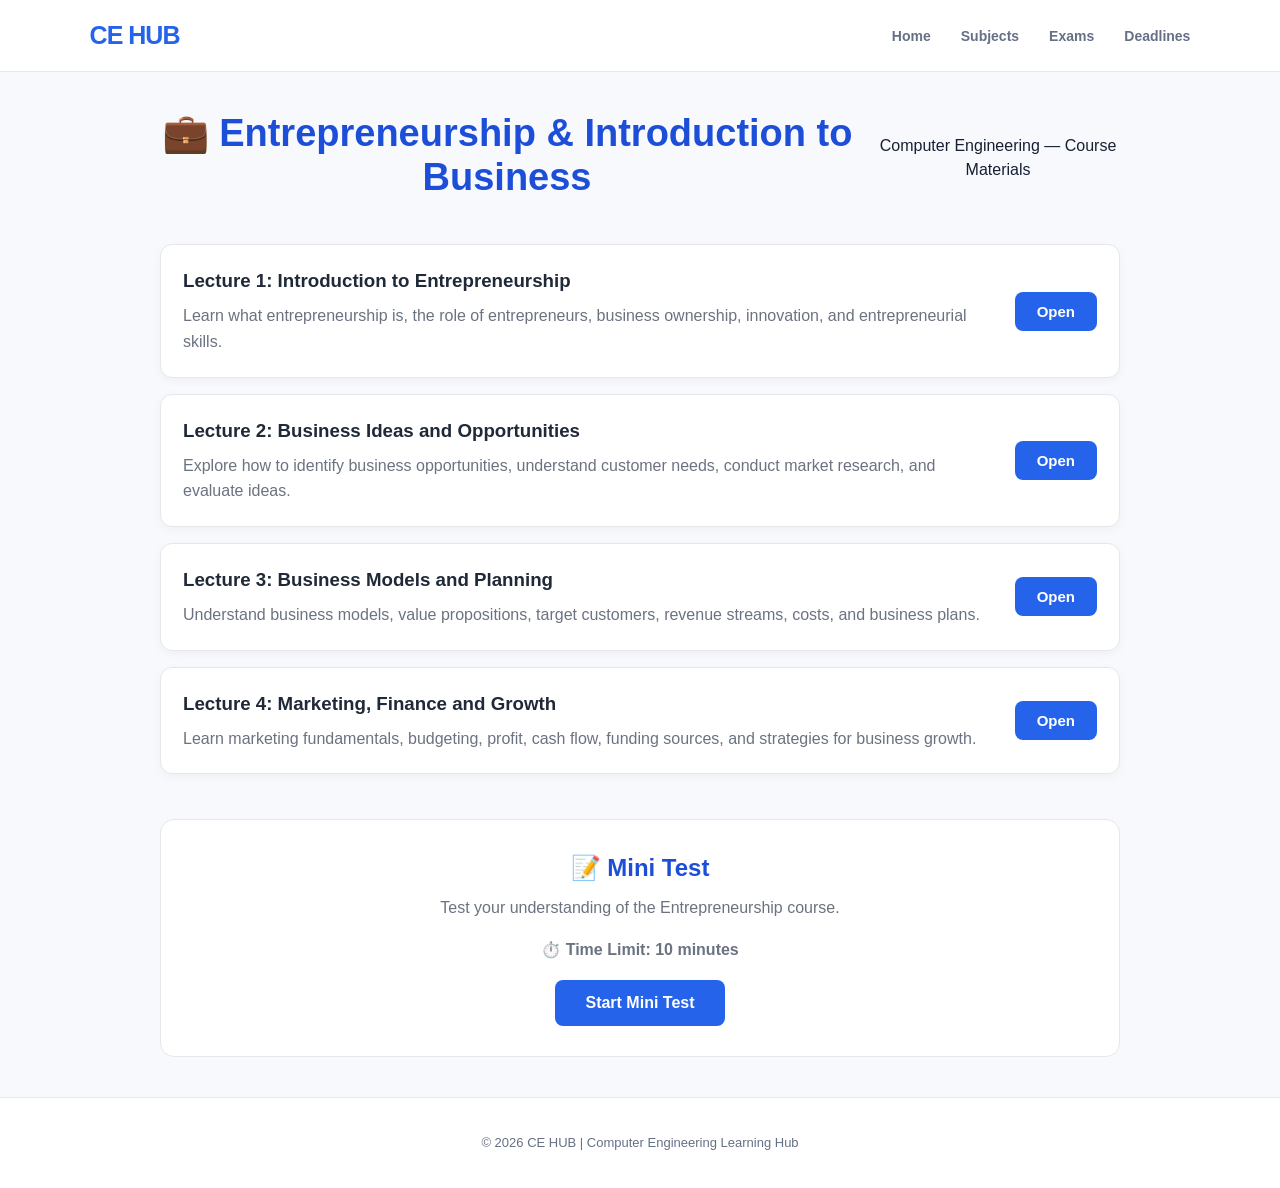
<file: entrepreneurship.html>
<!DOCTYPE html>
<html lang="en">

<head>
    <meta charset="UTF-8">
    <meta name="viewport" content="width=device-width, initial-scale=1.0">
    <meta name="description" content="Discover entrepreneurship topics with CE HUB through learning resources, business concepts, practical examples, and study materials.">
    <title>Entrepreneurship | CE HUB</title>

    <link rel="stylesheet" href="style.css">

    <style>
        .course-container {
            max-width: 1000px;
            margin: 35px auto;
            padding: 0 20px;
        }

        .course-header {
            text-align: center;
            margin-bottom: 35px;
        }

        .course-header h1 {
            color: #1d4ed8;
            margin-bottom: 10px;
        }

        .lecture-card {
            background: white;
            border: 1px solid #e5e7eb;
            border-radius: 12px;
            padding: 22px;
            margin-bottom: 16px;
            display: flex;
            align-items: center;
            justify-content: space-between;
            gap: 20px;
            box-shadow: 0 3px 10px rgba(0, 0, 0, 0.04);
        }

        .lecture-card h3 {
            margin: 0 0 8px;
            color: #1f2937;
        }

        .lecture-card p {
            margin: 0;
            color: #6b7280;
            line-height: 1.6;
        }

        .open-btn,
        .primary-btn {
            display: inline-block;
            background: #2563eb;
            color: white;
            padding: 11px 22px;
            border: none;
            border-radius: 8px;
            text-decoration: none;
            cursor: pointer;
            font-size: 15px;
            font-weight: 600;
            white-space: nowrap;
        }

        .open-btn:hover,
        .primary-btn:hover {
            background: #1d4ed8;
        }

        #lectureViewer {
            display: none;
            background: white;
            border: 1px solid #e5e7eb;
            border-radius: 12px;
            padding: 28px;
            margin: 30px 0;
            line-height: 1.8;
            overflow-wrap: anywhere;
        }

        #lectureContent h2 {
            color: #1d4ed8;
            margin-top: 5px;
        }

        #lectureContent h3 {
            color: #1f2937;
            margin-top: 25px;
        }

        #lectureContent h4 {
            color: #374151;
            margin-top: 20px;
        }

        #lectureContent ul,
        #lectureContent ol {
            padding-left: 25px;
        }

        #lectureContent li {
            margin-bottom: 8px;
        }

        .code-example {
            background: #111827;
            color: #e5e7eb;
            padding: 16px;
            border-radius: 8px;
            overflow-x: auto;
            white-space: pre-wrap;
            font-family: Consolas, monospace;
            line-height: 1.6;
        }

        .info-box {
            background: #eff6ff;
            border-left: 4px solid #2563eb;
            padding: 14px 18px;
            margin: 18px 0;
            border-radius: 5px;
        }

        .quiz-section {
            background: white;
            border: 1px solid #e5e7eb;
            border-radius: 14px;
            padding: 30px;
            margin-top: 45px;
            margin-bottom: 40px;
        }

        .quiz-intro {
            text-align: center;
        }

        .quiz-intro h2 {
            color: #1d4ed8;
            margin-bottom: 10px;
        }

        .quiz-intro p {
            color: #6b7280;
        }

        .time-limit {
            font-weight: 600;
            color: #374151;
            margin: 18px 0;
        }

        .quiz-start {
            font-size: 16px;
            padding: 14px 30px;
        }

        #quizArea,
        #quizResult {
            display: none;
        }

        .quiz-top {
            display: flex;
            justify-content: space-between;
            gap: 12px;
            flex-wrap: wrap;
            margin: 20px 0;
            font-weight: 600;
        }

        #timer {
            color: #dc2626;
        }

        .progress-track {
            width: 100%;
            height: 8px;
            background: #e5e7eb;
            border-radius: 10px;
            overflow: hidden;
            margin-bottom: 25px;
        }

        #progressBar {
            height: 100%;
            width: 0%;
            background: #2563eb;
            transition: width 0.2s;
        }

        #questionText {
            color: #1f2937;
            font-size: 20px;
            line-height: 1.5;
            margin-bottom: 20px;
        }

        .answer-option {
            display: block;
            padding: 14px 16px;
            border: 1px solid #d1d5db;
            border-radius: 9px;
            margin: 10px 0;
            cursor: pointer;
            transition: 0.2s;
        }

        .answer-option:hover {
            background: #eff6ff;
            border-color: #2563eb;
        }

        .answer-option input {
            margin-right: 10px;
            accent-color: #2563eb;
        }

        .quiz-controls {
            display: flex;
            justify-content: space-between;
            align-items: center;
            gap: 12px;
            margin-top: 25px;
            flex-wrap: wrap;
        }

        .secondary-btn {
            background: #e5e7eb;
            color: #1f2937;
            padding: 11px 20px;
            border: none;
            border-radius: 8px;
            cursor: pointer;
            font-weight: 600;
        }

        .secondary-btn:hover {
            background: #d1d5db;
        }

        .result-score {
            font-size: 32px;
            font-weight: 700;
            color: #1d4ed8;
            margin: 15px 0;
        }

        .result-message {
            color: #4b5563;
            line-height: 1.7;
        }

        .review-item {
            text-align: left;
            border-top: 1px solid #e5e7eb;
            padding: 15px 0;
            line-height: 1.6;
        }

        .correct-answer {
            color: #15803d;
            font-weight: 600;
        }

        .wrong-answer {
            color: #dc2626;
            font-weight: 600;
        }

        @media (max-width: 600px) {
            .lecture-card {
                align-items: flex-start;
                flex-direction: column;
            }

            #lectureViewer,
            .quiz-section {
                padding: 20px;
            }

            .open-btn {
                width: auto;
            }
        }
    </style>
</head>

<body>

    <!-- Navigation -->
    <nav class="navbar">
        <div class="logo">CE HUB</div>

        <ul class="nav-links">
            <li><a href="index.html">Home</a></li>
            <li><a href="index.html#subjects">Subjects</a></li>
            <li><a href="exams.html">Exams</a></li>
            <li><a href="deadlines.html">Deadlines</a></li>
        </ul>
    </nav>

    <main class="course-container">

        <!-- Course Header -->
        <header class="course-header">
            <h1>💼 Entrepreneurship & Introduction to Business</h1>
            <p>Computer Engineering — Course Materials</p>
        </header>

        <!-- Lecture List -->
        <section id="lectureList">

            <div class="lecture-card">
                <div>
                    <h3>Lecture 1: Introduction to Entrepreneurship</h3>
                    <p>Learn what entrepreneurship is, the role of entrepreneurs, business ownership, innovation, and entrepreneurial skills.</p>
                </div>
                <button class="open-btn" onclick="openLecture(0)">Open</button>
            </div>

            <div class="lecture-card">
                <div>
                    <h3>Lecture 2: Business Ideas and Opportunities</h3>
                    <p>Explore how to identify business opportunities, understand customer needs, conduct market research, and evaluate ideas.</p>
                </div>
                <button class="open-btn" onclick="openLecture(1)">Open</button>
            </div>

            <div class="lecture-card">
                <div>
                    <h3>Lecture 3: Business Models and Planning</h3>
                    <p>Understand business models, value propositions, target customers, revenue streams, costs, and business plans.</p>
                </div>
                <button class="open-btn" onclick="openLecture(2)">Open</button>
            </div>

            <div class="lecture-card">
                <div>
                    <h3>Lecture 4: Marketing, Finance and Growth</h3>
                    <p>Learn marketing fundamentals, budgeting, profit, cash flow, funding sources, and strategies for business growth.</p>
                </div>
                <button class="open-btn" onclick="openLecture(3)">Open</button>
            </div>

        </section>

        <!-- Lecture Viewer -->
        <section id="lectureViewer">
            <button class="secondary-btn" onclick="closeLecture()">← Back to Lectures</button>
            <div id="lectureContent"></div>
            <button class="secondary-btn" onclick="closeLecture()">← Back to Lectures</button>
        </section>

        <!-- Mini Test -->
        <section class="quiz-section" id="miniTest">

            <div class="quiz-intro" id="quizIntro">
                <h2>📝 Mini Test</h2>
                <p>Test your understanding of the Entrepreneurship course.</p>
                <p class="time-limit">⏱️ Time Limit: 10 minutes</p>
                <button class="primary-btn quiz-start" onclick="startQuiz()">Start Mini Test</button>
            </div>

            <div id="quizArea">
                <div class="quiz-top">
                    <span id="questionCounter">Question 1 of 10</span>
                    <span id="timer">Time: 10:00</span>
                </div>

                <div class="progress-track">
                    <div id="progressBar"></div>
                </div>

                <h3 id="questionText"></h3>
                <div id="answerOptions"></div>

                <div class="quiz-controls">
                    <button class="secondary-btn" id="previousBtn" onclick="previousQuestion()">Previous</button>
                    <button class="primary-btn" id="nextBtn" onclick="nextQuestion()">Next</button>
                </div>
            </div>

            <div id="quizResult">
                <h2>📝 Test Completed!</h2>
                <p>Your result:</p>
                <div class="result-score" id="scoreText"></div>
                <p class="result-message" id="resultMessage"></p>

                <h3>Answer Review</h3>
                <div id="answerReview"></div>

                <button class="primary-btn" onclick="restartQuiz()">Try Again</button>
            </div>

        </section>

    </main>

    <footer>
        <p>© 2026 CE HUB | Computer Engineering Learning Hub</p>
    </footer>

    <script>
        // =========================================
        // LECTURE MATERIALS
        // =========================================

        const lectureMaterials = [

            {
                title: "Lecture 1: Introduction to Entrepreneurship",
                content: `
                    <h3>1. What Is Entrepreneurship?</h3>

                    <p><strong>Entrepreneurship</strong> is the process of identifying an opportunity, developing a solution, organizing resources, and creating a business or other venture to deliver value.</p>

                    <p>Entrepreneurs often introduce new products, improve existing services, solve customer problems, and create employment opportunities. They may start small businesses, technology companies, social enterprises, or other types of ventures.</p>

                    <div class="info-box">
                        <strong>Key idea:</strong> Entrepreneurship involves recognizing opportunities, creating value, organizing resources, and managing uncertainty.
                    </div>

                    <h3>2. Who Is an Entrepreneur?</h3>

                    <p>An <strong>entrepreneur</strong> is a person who develops and organizes a venture, usually accepting financial and operational risks in pursuit of an opportunity.</p>

                    <p>Examples of entrepreneurs include:</p>

                    <ul>
                        <li>A person who opens an online store.</li>
                        <li>A software developer who creates a mobile application business.</li>
                        <li>A team that builds a technology startup.</li>
                        <li>A local business owner who provides a useful service.</li>
                        <li>A social entrepreneur who develops solutions to community problems.</li>
                    </ul>

                    <h3>3. Why Is Entrepreneurship Important?</h3>

                    <p>Entrepreneurship can contribute to economic and social development in several ways.</p>

                    <ul>
                        <li><strong>Job creation:</strong> Businesses employ people and create work opportunities.</li>
                        <li><strong>Innovation:</strong> Entrepreneurs develop new products, services, and processes.</li>
                        <li><strong>Competition:</strong> New businesses can encourage companies to improve quality and service.</li>
                        <li><strong>Economic growth:</strong> Successful businesses can generate income and contribute to economic activity.</li>
                        <li><strong>Problem-solving:</strong> Businesses can address unmet needs in society.</li>
                        <li><strong>Customer choice:</strong> New products and services provide customers with more options.</li>
                    </ul>

                    <h3>4. Entrepreneur vs. Manager</h3>

                    <p>Entrepreneurs and managers both organize resources and make decisions, but their typical responsibilities can differ.</p>

                    <p><strong>Entrepreneur:</strong> Often focuses on identifying opportunities, creating a venture, developing a business model, and dealing with uncertainty.</p>

                    <p><strong>Manager:</strong> Often focuses on planning, organizing, coordinating, and monitoring activities within an organization.</p>

                    <p>In a small business, the same person may perform both roles.</p>

                    <h3>5. Common Types of Entrepreneurship</h3>

                    <h4>Small Business Entrepreneurship</h4>
                    <p>Involves operating a business that serves a local or specific market, such as a restaurant, repair shop, or design studio.</p>

                    <h4>Scalable Startup Entrepreneurship</h4>
                    <p>Focuses on building a business designed to grow significantly, often by using technology or a repeatable business model.</p>

                    <h4>Social Entrepreneurship</h4>
                    <p>Uses entrepreneurial methods to address social or environmental problems. Financial sustainability may still be important.</p>

                    <h4>Corporate Entrepreneurship</h4>
                    <p>Involves developing new products, services, or business opportunities within an established company. It is also known as intrapreneurship when employees act entrepreneurially inside an organization.</p>

                    <h3>6. Characteristics of Successful Entrepreneurs</h3>

                    <p>Entrepreneurs benefit from a combination of skills, experience, and personal qualities.</p>

                    <ul>
                        <li><strong>Creativity:</strong> Developing useful ideas and alternative solutions.</li>
                        <li><strong>Initiative:</strong> Taking action rather than waiting for every instruction.</li>
                        <li><strong>Resilience:</strong> Learning from setbacks and adapting to change.</li>
                        <li><strong>Communication:</strong> Explaining ideas to customers, employees, and partners.</li>
                        <li><strong>Decision-making:</strong> Comparing options and choosing a course of action.</li>
                        <li><strong>Financial awareness:</strong> Understanding costs, revenue, and available resources.</li>
                        <li><strong>Adaptability:</strong> Changing plans when evidence or market conditions change.</li>
                    </ul>

                    <h3>7. Risk and Uncertainty</h3>

                    <p>Starting a business involves uncertainty. Customers may not buy a product, costs may increase, or competitors may introduce better alternatives.</p>

                    <p>Entrepreneurs can manage uncertainty by:</p>

                    <ul>
                        <li>Researching the market before investing heavily.</li>
                        <li>Testing a product with a small group of customers.</li>
                        <li>Preparing a realistic budget.</li>
                        <li>Considering alternative plans.</li>
                        <li>Collecting feedback and improving the product.</li>
                    </ul>

                    <p><strong>Calculated risk</strong> means considering the potential benefits, costs, and possible consequences before making a decision. It does not mean taking risks without thinking.</p>

                    <h3>8. Innovation and Creativity</h3>

                    <p><strong>Creativity</strong> involves generating new or different ideas. <strong>Innovation</strong> involves putting ideas into practice to create useful value.</p>

                    <p>For example, a student might imagine an application that helps people organize their study schedules. Building, testing, and improving that application is part of the innovation process.</p>

                    <p>Innovation does not always require inventing something completely new. It may involve improving an existing product, service, process, or customer experience.</p>

                    <h3>9. Ethics and Social Responsibility</h3>

                    <p>Businesses affect customers, employees, suppliers, communities, and the environment. Ethical entrepreneurship considers these stakeholders when making decisions.</p>

                    <ul>
                        <li>Provide accurate information about products.</li>
                        <li>Respect customer privacy.</li>
                        <li>Treat employees fairly.</li>
                        <li>Follow relevant laws and regulations.</li>
                        <li>Avoid misleading advertising.</li>
                        <li>Consider the environmental and social effects of business activities.</li>
                    </ul>

                    <h3>10. From Idea to Business</h3>

                    <p>A basic entrepreneurial process can include the following stages:</p>

                    <ol>
                        <li>Identify a problem or opportunity.</li>
                        <li>Research potential customers and competitors.</li>
                        <li>Develop a product or service idea.</li>
                        <li>Test whether customers find the solution useful.</li>
                        <li>Plan resources, costs, pricing, and operations.</li>
                        <li>Launch the business or product.</li>
                        <li>Collect feedback and improve the offering.</li>
                    </ol>

                    <div class="code-example">Problem
   ↓
Business Idea
   ↓
Market Research
   ↓
Test the Solution
   ↓
Business Launch
   ↓
Feedback and Improvement</div>

                    <h3>Lecture 1 Summary</h3>

                    <ul>
                        <li>Entrepreneurship involves identifying opportunities and creating value.</li>
                        <li>Entrepreneurs organize resources and manage uncertainty.</li>
                        <li>Entrepreneurship can encourage innovation and create jobs.</li>
                        <li>Creativity, communication, and adaptability are useful entrepreneurial skills.</li>
                        <li>Market research and testing can reduce uncertainty.</li>
                        <li>Ethics and social responsibility matter in business decisions.</li>
                    </ul>
                `
            },

            {
                title: "Lecture 2: Business Ideas and Opportunities",
                content: `
                    <h3>1. What Is a Business Idea?</h3>

                    <p>A <strong>business idea</strong> describes a product or service that a person or organization could offer to customers.</p>

                    <p>Examples include:</p>

                    <ul>
                        <li>An online platform for tutoring students.</li>
                        <li>A mobile application that organizes personal tasks.</li>
                        <li>A service that repairs computers.</li>
                        <li>A website that connects local producers with customers.</li>
                        <li>A subscription service for educational content.</li>
                    </ul>

                    <h3>2. Business Idea vs. Business Opportunity</h3>

                    <p>A business idea is a possible solution. A <strong>business opportunity</strong> exists when there is a meaningful customer need and a realistic way to provide value sustainably.</p>

                    <div class="info-box">
                        <strong>Important:</strong> An interesting idea is not automatically a profitable opportunity. Customer demand, competition, costs, and the ability to deliver the solution must also be considered.
                    </div>

                    <p>For example, an entrepreneur may have an idea for a new study application. Research is needed to determine whether students need it, whether similar applications already exist, and whether users would pay for it.</p>

                    <h3>3. Sources of Business Ideas</h3>

                    <p>Business ideas can come from different sources.</p>

                    <ul>
                        <li><strong>Customer problems:</strong> Finding tasks that people struggle to complete.</li>
                        <li><strong>Personal experience:</strong> Using knowledge from education, work, or hobbies.</li>
                        <li><strong>Market changes:</strong> Responding to changes in customer behavior or technology.</li>
                        <li><strong>Existing products:</strong> Improving products or services that already exist.</li>
                        <li><strong>New technology:</strong> Using technology to deliver a better solution.</li>
                        <li><strong>Customer feedback:</strong> Listening to complaints, requests, and suggestions.</li>
                    </ul>

                    <h3>4. Identifying Customer Problems</h3>

                    <p>Many successful business opportunities begin with a clear understanding of a customer's problem.</p>

                    <p>Consider these questions:</p>

                    <ul>
                        <li>Who experiences the problem?</li>
                        <li>How often does it occur?</li>
                        <li>How do people currently solve it?</li>
                        <li>What is frustrating or expensive about existing solutions?</li>
                        <li>Would customers value an improved solution?</li>
                    </ul>

                    <p>For example, students may find it difficult to organize lecture notes and practice questions. A study platform that combines course materials and quizzes could address this need.</p>

                    <h3>5. Market Research</h3>

                    <p><strong>Market research</strong> is the process of collecting and analyzing information about customers, competitors, and market conditions.</p>

                    <h4>Primary Research</h4>

                    <p>Primary research involves collecting new information directly.</p>

                    <ul>
                        <li>Surveys and questionnaires.</li>
                        <li>Customer interviews.</li>
                        <li>Focus groups.</li>
                        <li>Observing how people use a product.</li>
                        <li>Testing a prototype with potential customers.</li>
                    </ul>

                    <h4>Secondary Research</h4>

                    <p>Secondary research uses information that has already been collected.</p>

                    <ul>
                        <li>Industry reports.</li>
                        <li>Government statistics.</li>
                        <li>Published research.</li>
                        <li>Competitor websites and public information.</li>
                        <li>Relevant market studies.</li>
                    </ul>

                    <h3>6. Understanding the Target Market</h3>

                    <p>A <strong>target market</strong> is the group of customers a business intends to serve.</p>

                    <p>Businesses may divide customers into segments based on:</p>

                    <ul>
                        <li><strong>Demographics:</strong> Age group, income range, or occupation.</li>
                        <li><strong>Geography:</strong> Country, city, or region.</li>
                        <li><strong>Behavior:</strong> Buying habits and product usage.</li>
                        <li><strong>Needs:</strong> Problems, preferences, and desired outcomes.</li>
                    </ul>

                    <p>A business that identifies its target market can develop products and marketing messages that are more relevant to its customers.</p>

                    <h3>7. Competitor Analysis</h3>

                    <p><strong>Competitor analysis</strong> examines businesses that offer similar products or alternative solutions to the same customer problem.</p>

                    <p>Useful comparison factors include:</p>

                    <ul>
                        <li>Product features and quality.</li>
                        <li>Prices and payment options.</li>
                        <li>Customer service.</li>
                        <li>Convenience and accessibility.</li>
                        <li>Strengths and weaknesses.</li>
                    </ul>

                    <p>Competitor analysis helps a business identify ways to differentiate its offering. Competition can also provide evidence that a market already exists.</p>

                    <h3>8. Evaluating a Business Idea</h3>

                    <p>A business idea can be evaluated using several criteria.</p>

                    <ul>
                        <li><strong>Customer demand:</strong> Do potential customers need the solution?</li>
                        <li><strong>Feasibility:</strong> Can the product or service realistically be delivered?</li>
                        <li><strong>Financial potential:</strong> Can revenue cover costs over time?</li>
                        <li><strong>Competition:</strong> How can the business offer distinct value?</li>
                        <li><strong>Resources:</strong> Are the necessary skills, equipment, and funding available?</li>
                        <li><strong>Timing:</strong> Is the market ready for the offering?</li>
                    </ul>

                    <h3>9. SWOT Analysis</h3>

                    <p><strong>SWOT analysis</strong> is a tool used to examine internal strengths and weaknesses, along with external opportunities and threats.</p>

                    <ul>
                        <li><strong>Strengths:</strong> Internal advantages, such as specialized knowledge.</li>
                        <li><strong>Weaknesses:</strong> Internal limitations, such as a small budget.</li>
                        <li><strong>Opportunities:</strong> External conditions that could help the business grow.</li>
                        <li><strong>Threats:</strong> External challenges, such as new competitors.</li>
                    </ul>

                    <div class="code-example">SWOT ANALYSIS

Strengths       | Weaknesses
Skills          | Limited budget

Opportunities   | Threats
Growing demand  | Strong competitors</div>

                    <p>SWOT analysis helps entrepreneurs organize information and identify issues that deserve attention. It does not replace detailed market or financial research.</p>

                    <h3>10. Testing an Idea Before Launch</h3>

                    <p>Entrepreneurs can test an idea before investing substantial resources.</p>

                    <ul>
                        <li>Create a simple prototype.</li>
                        <li>Interview potential customers.</li>
                        <li>Offer a small pilot service.</li>
                        <li>Build a minimum viable product (MVP).</li>
                        <li>Measure customer interest and collect feedback.</li>
                    </ul>

                    <p>A <strong>minimum viable product (MVP)</strong> is a basic version of a product designed to test important assumptions and learn from early users.</p>

                    <h3>Lecture 2 Summary</h3>

                    <ul>
                        <li>A business idea proposes a product or service.</li>
                        <li>A business opportunity requires a real need and a feasible solution.</li>
                        <li>Market research can use primary and secondary data.</li>
                        <li>A target market identifies the customers a business wants to serve.</li>
                        <li>Competitor analysis helps identify market differences.</li>
                        <li>SWOT analysis examines strengths, weaknesses, opportunities, and threats.</li>
                        <li>Testing an idea can reduce uncertainty before launch.</li>
                    </ul>
                `
            },

            {
                title: "Lecture 3: Business Models and Planning",
                content: `
                    <h3>1. What Is a Business Model?</h3>

                    <p>A <strong>business model</strong> explains how a business creates value for customers, delivers that value, and generates revenue in a sustainable way.</p>

                    <p>It describes the main elements of how the business operates, including its customers, offering, activities, costs, and sources of income.</p>

                    <div class="info-box">
                        <strong>Key idea:</strong> A business model explains how a business works and how it can sustain its activities financially.
                    </div>

                    <h3>2. Value Proposition</h3>

                    <p>A <strong>value proposition</strong> explains why customers might choose a product or service instead of an alternative.</p>

                    <p>A strong value proposition identifies:</p>

                    <ul>
                        <li>The customer problem or need.</li>
                        <li>The proposed solution.</li>
                        <li>The main benefit to the customer.</li>
                        <li>What makes the offering different or useful.</li>
                    </ul>

                    <p>For example, a study platform might offer organized lecture notes and practice tests in one place, helping students prepare for exams more efficiently.</p>

                    <h3>3. Main Elements of a Business Model</h3>

                    <p>Many business models include the following elements:</p>

                    <ul>
                        <li><strong>Customer segments:</strong> The groups of people or organizations served.</li>
                        <li><strong>Value proposition:</strong> The benefits offered to customers.</li>
                        <li><strong>Channels:</strong> How the business reaches and delivers products to customers.</li>
                        <li><strong>Customer relationships:</strong> How the business attracts and supports customers.</li>
                        <li><strong>Revenue streams:</strong> How the business earns money.</li>
                        <li><strong>Key resources:</strong> Important assets, people, technology, and knowledge.</li>
                        <li><strong>Key activities:</strong> The main tasks needed to operate.</li>
                        <li><strong>Key partners:</strong> External organizations or people that help the business.</li>
                        <li><strong>Cost structure:</strong> The main expenses involved in operating the business.</li>
                    </ul>

                    <h3>4. Common Business Models</h3>

                    <h4>Retail Model</h4>
                    <p>A business purchases or produces goods and sells them to customers, usually at a price that covers its costs and contributes to profit.</p>

                    <h4>Subscription Model</h4>
                    <p>Customers pay regularly, such as monthly or annually, to access a service or product.</p>

                    <h4>Freemium Model</h4>
                    <p>A basic version is provided free, while users pay for additional features or services.</p>

                    <h4>Advertising Model</h4>
                    <p>A business offers content or services and earns revenue by displaying advertisements to an audience.</p>

                    <h4>Marketplace Model</h4>
                    <p>A platform connects buyers and sellers and may earn commissions or fees from transactions.</p>

                    <h4>Service Model</h4>
                    <p>A business earns revenue by providing services, such as consulting, repair, design, or software development.</p>

                    <h3>5. Revenue and Costs</h3>

                    <p><strong>Revenue</strong> is the income a business earns from selling products or providing services before expenses are deducted.</p>

                    <p><strong>Costs</strong> are the expenses associated with running the business.</p>

                    <p>Common cost categories include:</p>

                    <ul>
                        <li><strong>Fixed costs:</strong> Costs that generally remain stable within a relevant activity range, such as monthly rent.</li>
                        <li><strong>Variable costs:</strong> Costs that change with production or sales volume, such as materials used for each product.</li>
                    </ul>

                    <p>For example, a business may pay rent each month and also pay for materials for every item it produces.</p>

                    <h3>6. Profit and Loss</h3>

                    <p><strong>Profit</strong> is the amount remaining when total expenses are subtracted from total revenue. If expenses exceed revenue, the business has a loss.</p>

                    <div class="code-example">Profit = Total Revenue - Total Costs

Example:
Revenue = 5,000
Total Costs = 3,500

Profit = 5,000 - 3,500
Profit = 1,500</div>

                    <p>Profit is important, but a business also needs enough cash available to pay its bills when they are due.</p>

                    <h3>7. The Break-Even Point</h3>

                    <p>The <strong>break-even point</strong> is the sales level at which total revenue equals total costs, meaning there is neither a profit nor a loss under the calculation's assumptions.</p>

                    <p>For a simple product business, the break-even quantity can be calculated as:</p>

                    <div class="code-example">Break-even quantity =
Fixed Costs / (Selling Price per Unit - Variable Cost per Unit)</div>

                    <p>Example:</p>

                    <div class="code-example">Fixed Costs = 1,000
Selling Price per Unit = 20
Variable Cost per Unit = 10

Break-even quantity = 1,000 / (20 - 10)
Break-even quantity = 100 units</div>

                    <p>The business must sell 100 units to cover its fixed and variable costs under these assumptions.</p>

                    <h3>8. What Is a Business Plan?</h3>

                    <p>A <strong>business plan</strong> is a document that describes a business's goals, market, strategy, operations, and financial expectations.</p>

                    <p>A business plan can help an entrepreneur organize decisions, communicate the business idea, and evaluate resource needs.</p>

                    <h3>9. Main Sections of a Business Plan</h3>

                    <ul>
                        <li><strong>Executive summary:</strong> A short overview of the business and its goals.</li>
                        <li><strong>Business description:</strong> What the business does and the value it offers.</li>
                        <li><strong>Market analysis:</strong> Information about customers, competitors, and demand.</li>
                        <li><strong>Marketing strategy:</strong> How the business will attract and retain customers.</li>
                        <li><strong>Operations plan:</strong> How products or services will be delivered.</li>
                        <li><strong>Management:</strong> The people and responsibilities involved.</li>
                        <li><strong>Financial plan:</strong> Expected revenue, costs, funding requirements, and cash flow.</li>
                        <li><strong>Goals and milestones:</strong> Important targets and the steps needed to reach them.</li>
                    </ul>

                    <h3>10. Setting SMART Goals</h3>

                    <p>SMART is a framework for making goals more specific and actionable.</p>

                    <ul>
                        <li><strong>Specific:</strong> Clearly state what should be achieved.</li>
                        <li><strong>Measurable:</strong> Identify how progress will be measured.</li>
                        <li><strong>Achievable:</strong> Make the goal realistic given available resources.</li>
                        <li><strong>Relevant:</strong> Connect the goal to the business's priorities.</li>
                        <li><strong>Time-bound:</strong> Set a deadline or time frame.</li>
                    </ul>

                    <p>Instead of saying, "We want more customers," a business could set a goal to acquire 50 new customers within three months using a defined marketing budget.</p>

                    <h3>11. Why Planning Matters</h3>

                    <p>Business planning helps entrepreneurs:</p>

                    <ul>
                        <li>Clarify goals and priorities.</li>
                        <li>Estimate financial needs.</li>
                        <li>Identify possible challenges.</li>
                        <li>Organize daily operations.</li>
                        <li>Communicate with potential partners or investors.</li>
                        <li>Measure progress and revise strategies.</li>
                    </ul>

                    <p>A business plan is not fixed forever. It should be updated when new information, customer feedback, or market conditions require changes.</p>

                    <h3>Lecture 3 Summary</h3>

                    <ul>
                        <li>A business model explains how a business creates and captures value.</li>
                        <li>A value proposition describes the main customer benefit.</li>
                        <li>Revenue is income before expenses; profit is what remains after expenses.</li>
                        <li>Fixed and variable costs behave differently as activity changes.</li>
                        <li>The break-even point occurs when revenue equals costs.</li>
                        <li>A business plan describes strategy, operations, market conditions, and finances.</li>
                        <li>SMART goals help make business objectives clear and measurable.</li>
                    </ul>
                `
            },

            {
                title: "Lecture 4: Marketing, Finance and Growth",
                content: `
                    <h3>1. What Is Marketing?</h3>

                    <p><strong>Marketing</strong> involves understanding customer needs and communicating, delivering, and exchanging value through products and services.</p>

                    <p>Marketing is broader than advertising. It can include market research, product decisions, pricing, distribution, customer relationships, and promotion.</p>

                    <h3>2. The Marketing Mix: The 4 Ps</h3>

                    <p>The traditional marketing mix contains four main elements.</p>

                    <h4>Product</h4>
                    <p>The product or service offered to customers, including its features, quality, design, and benefits.</p>

                    <h4>Price</h4>
                    <p>The amount customers pay and the pricing approach used by the business.</p>

                    <h4>Place</h4>
                    <p>Where and how customers can access or purchase the product, such as a shop, website, or mobile application.</p>

                    <h4>Promotion</h4>
                    <p>How the business communicates with potential customers through advertising, social media, public relations, and other promotional methods.</p>

                    <div class="info-box">
                        <strong>Remember:</strong> Product, Price, Place, and Promotion are known as the 4 Ps of marketing.
                    </div>

                    <h3>3. Understanding Customer Needs</h3>

                    <p>Effective marketing begins with understanding the target audience.</p>

                    <p>Businesses can learn about customers by:</p>

                    <ul>
                        <li>Conducting surveys and interviews.</li>
                        <li>Studying customer questions and feedback.</li>
                        <li>Analyzing purchasing behavior.</li>
                        <li>Monitoring market trends.</li>
                        <li>Testing different messages or product features.</li>
                    </ul>

                    <p>Customer research helps businesses choose relevant features, appropriate prices, and effective communication methods.</p>

                    <h3>4. Digital Marketing</h3>

                    <p><strong>Digital marketing</strong> uses digital channels to reach and communicate with customers.</p>

                    <ul>
                        <li><strong>Social media marketing:</strong> Sharing content and engaging with audiences on social platforms.</li>
                        <li><strong>Search engine optimization (SEO):</strong> Improving a website's visibility in relevant unpaid search results.</li>
                        <li><strong>Email marketing:</strong> Sending useful information and offers to people who have agreed to receive them.</li>
                        <li><strong>Content marketing:</strong> Publishing helpful articles, videos, guides, or other content.</li>
                        <li><strong>Online advertising:</strong> Paying to display advertisements to selected audiences.</li>
                    </ul>

                    <p>Businesses should choose channels based on their target audience, goals, budget, and ability to measure results.</p>

                    <h3>5. Branding and Customer Relationships</h3>

                    <p><strong>Branding</strong> is the process of developing a recognizable identity and reputation for a business, product, or service.</p>

                    <p>A brand may include its name, logo, visual style, communication, values, and the experiences customers associate with it.</p>

                    <p>Customer relationships can be strengthened by:</p>

                    <ul>
                        <li>Providing reliable products and services.</li>
                        <li>Communicating clearly and honestly.</li>
                        <li>Responding to customer questions.</li>
                        <li>Handling complaints fairly.</li>
                        <li>Protecting customer information.</li>
                    </ul>

                    <h3>6. Introduction to Business Finance</h3>

                    <p><strong>Business finance</strong> concerns how a business obtains, manages, and uses money to support its operations and goals.</p>

                    <p>Entrepreneurs need to estimate how much money is required to start and operate the business, when expenses will occur, and when income is expected.</p>

                    <h3>7. Budgeting</h3>

                    <p>A <strong>budget</strong> is a financial plan that estimates income and expenses for a particular period.</p>

                    <p>A basic business budget may include:</p>

                    <ul>
                        <li>Expected sales revenue.</li>
                        <li>Rent and utilities.</li>
                        <li>Materials and inventory.</li>
                        <li>Employee salaries.</li>
                        <li>Marketing expenses.</li>
                        <li>Equipment and software.</li>
                        <li>Emergency reserves.</li>
                    </ul>

                    <p>Comparing actual results with the budget helps the business identify unexpected costs or differences in sales.</p>

                    <h3>8. Cash Flow</h3>

                    <p><strong>Cash flow</strong> refers to money moving into and out of a business over a period.</p>

                    <ul>
                        <li><strong>Cash inflows:</strong> Money received from customers, loans, investments, or other sources.</li>
                        <li><strong>Cash outflows:</strong> Money paid for rent, salaries, supplies, loan repayments, and other expenses.</li>
                    </ul>

                    <div class="code-example">Net Cash Flow =
Cash Inflows - Cash Outflows

Example:
Cash Inflows = 4,000
Cash Outflows = 3,200

Net Cash Flow = 800</div>

                    <p>A business can report a profit but still experience cash-flow problems if customers pay late or large payments are due before money arrives.</p>

                    <h3>9. Sources of Business Funding</h3>

                    <p>Businesses may obtain funding from different sources.</p>

                    <h4>Personal Savings</h4>
                    <p>The founder uses personal funds to finance the business.</p>

                    <h4>Loans</h4>
                    <p>A lender provides money that generally must be repaid according to agreed terms, often with interest.</p>

                    <h4>Investors</h4>
                    <p>Investors may provide money in exchange for an ownership stake or another agreed financial arrangement.</p>

                    <h4>Bootstrapping</h4>
                    <p>The business grows using its own revenue and limited external funding, often by controlling expenses carefully.</p>

                    <h4>Grants and Competitions</h4>
                    <p>Some organizations, institutions, or public programs offer funding or prizes for eligible projects. Requirements vary.</p>

                    <p>The best funding source depends on the business's stage, funding needs, risk, repayment ability, and the founder's goals.</p>

                    <h3>10. Profitability and Financial Decisions</h3>

                    <p>Entrepreneurs should monitor revenue, costs, profit, and cash flow instead of relying on sales figures alone.</p>

                    <p>Useful financial questions include:</p>

                    <ul>
                        <li>Are sales covering the business's costs?</li>
                        <li>Which products or services generate the most value?</li>
                        <li>Are expenses increasing faster than revenue?</li>
                        <li>Does the business have enough cash to pay upcoming bills?</li>
                        <li>How much funding is needed for the next stage?</li>
                    </ul>

                    <h3>11. Business Growth Strategies</h3>

                    <p>A business may pursue growth in several ways.</p>

                    <ul>
                        <li><strong>Market penetration:</strong> Selling more of existing products to the current market.</li>
                        <li><strong>Market development:</strong> Introducing existing products to new customer groups or locations.</li>
                        <li><strong>Product development:</strong> Creating new or improved products for existing customers.</li>
                        <li><strong>Partnerships:</strong> Working with other organizations to reach customers or access resources.</li>
                        <li><strong>Online expansion:</strong> Using digital channels to reach a broader audience.</li>
                        <li><strong>Customer retention:</strong> Encouraging existing customers to continue using the business.</li>
                    </ul>

                    <p>Growth should be managed carefully. Expanding too quickly can increase costs, strain resources, and reduce service quality.</p>

                    <h3>12. Measuring Business Performance</h3>

                    <p><strong>Key performance indicators (KPIs)</strong> are measurements used to monitor progress toward business goals.</p>

                    <p>Examples include:</p>

                    <ul>
                        <li>Monthly sales revenue.</li>
                        <li>Number of new customers.</li>
                        <li>Customer retention rate.</li>
                        <li>Profit margin.</li>
                        <li>Website visits and conversion rate.</li>
                        <li>Customer satisfaction.</li>
                        <li>Average time needed to deliver a service.</li>
                    </ul>

                    <p>The most useful KPIs depend on the business's objectives. Measurements should help managers make better decisions rather than simply collect numbers.</p>

                    <h3>Lecture 4 Summary</h3>

                    <ul>
                        <li>Marketing helps businesses understand customers and communicate value.</li>
                        <li>The 4 Ps are Product, Price, Place, and Promotion.</li>
                        <li>Digital marketing includes SEO, social media, email, content, and online advertising.</li>
                        <li>Budgets estimate income and expenses.</li>
                        <li>Cash flow tracks money entering and leaving the business.</li>
                        <li>Funding can come from savings, loans, investors, grants, and business revenue.</li>
                        <li>Growth strategies should match available resources and market demand.</li>
                        <li>KPIs help businesses measure performance and progress.</li>
                    </ul>
                `
            }

        ];

        // =========================================
        // OPEN AND CLOSE LECTURES
        // =========================================

        function openLecture(index) {
            const lecture = lectureMaterials[index];

            if (!lecture) {
                return;
            }

            document.getElementById("lectureList").style.display = "none";
            document.getElementById("miniTest").style.display = "none";

            const viewer = document.getElementById("lectureViewer");
            const content = document.getElementById("lectureContent");

            content.innerHTML = `
                <h2>${lecture.title}</h2>
                ${lecture.content}
            `;

            viewer.style.display = "block";
            window.scrollTo({ top: 0, behavior: "smooth" });
        }

        function closeLecture() {
            document.getElementById("lectureViewer").style.display = "none";
            document.getElementById("lectureList").style.display = "block";
            document.getElementById("miniTest").style.display = "block";

            window.scrollTo({ top: 0, behavior: "smooth" });
        }

        // =========================================
        // MINI TEST QUESTIONS
        // =========================================

        const quizQuestions = [
            {
                question: "1. What is entrepreneurship?",
                options: [
                    "A. Only working as an employee",
                    "B. Avoiding every business decision",
                    "C. Identifying opportunities and creating value through a venture",
                    "D. Buying products only for personal use"
                ],
                answer: 2
            },
            {
                question: "2. Which of the following is a key characteristic of an entrepreneur?",
                options: [
                    "A. Refusing to learn from mistakes",
                    "B. Creativity and adaptability",
                    "C. Avoiding all communication",
                    "D. Ignoring customer needs"
                ],
                answer: 1
            },
            {
                question: "3. What is the main purpose of market research?",
                options: [
                    "A. To understand customers, competitors, and market conditions",
                    "B. To guarantee that every business will succeed",
                    "C. To eliminate all business expenses",
                    "D. To avoid learning about competitors"
                ],
                answer: 0
            },
            {
                question: "4. What does SWOT analysis examine?",
                options: [
                    "A. Sales, wages, orders, and taxes only",
                    "B. Websites, operations, technology, and tools",
                    "C. Supply, wealth, ownership, and trade",
                    "D. Strengths, weaknesses, opportunities, and threats"
                ],
                answer: 3
            },
            {
                question: "5. What is a value proposition?",
                options: [
                    "A. A list of employee holidays",
                    "B. An explanation of the value a product offers customers",
                    "C. A record of every business expense",
                    "D. A document containing only tax information"
                ],
                answer: 1
            },
            {
                question: "6. Which statement correctly describes profit?",
                options: [
                    "A. Profit is always equal to total revenue",
                    "B. Profit is the amount borrowed from a bank",
                    "C. Profit is revenue minus total costs",
                    "D. Profit is the number of customers"
                ],
                answer: 2
            },
            {
                question: "7. What is the break-even point?",
                options: [
                    "A. The point where total revenue equals total costs",
                    "B. The point where a business has no customers",
                    "C. The moment a business hires its first employee",
                    "D. The point where all products are free"
                ],
                answer: 0
            },
            {
                question: "8. Which option is part of the 4 Ps of marketing?",
                options: [
                    "A. Planning",
                    "B. Productivity",
                    "C. Partnership",
                    "D. Promotion"
                ],
                answer: 3
            },
            {
                question: "9. What does cash flow measure?",
                options: [
                    "A. The number of products in a warehouse",
                    "B. Money moving into and out of a business",
                    "C. The number of competitors in a market",
                    "D. The number of employees in a company"
                ],
                answer: 1
            },
            {
                question: "10. Which of the following is an example of a SMART goal?",
                options: [
                    "A. Become successful someday",
                    "B. Get as many customers as possible",
                    "C. Acquire 50 new customers within three months",
                    "D. Improve the business without setting a target"
                ],
                answer: 2
            }
        ];

        let currentQuestion = 0;
        let userAnswers = [];
        let timeLeft = 600;
        let quizTimer = null;
        let quizFinished = false;

        function startQuiz() {
            clearInterval(quizTimer);

            currentQuestion = 0;
            userAnswers = new Array(quizQuestions.length).fill(null);
            timeLeft = 600;
            quizFinished = false;

            document.getElementById("quizIntro").style.display = "none";
            document.getElementById("quizResult").style.display = "none";
            document.getElementById("quizArea").style.display = "block";

            renderQuestion();
            updateTimer();

            quizTimer = setInterval(function () {
                timeLeft--;
                updateTimer();

                if (timeLeft <= 0) {
                    finishQuiz();
                }
            }, 1000);

            document.getElementById("miniTest").scrollIntoView({
                behavior: "smooth",
                block: "start"
            });
        }

        function updateTimer() {
            const minutes = Math.floor(timeLeft / 60);
            const seconds = timeLeft % 60;

            document.getElementById("timer").textContent =
                "Time: " +
                String(minutes).padStart(2, "0") +
                ":" +
                String(seconds).padStart(2, "0");
        }

        function renderQuestion() {
            const question = quizQuestions[currentQuestion];

            document.getElementById("questionCounter").textContent =
                "Question " + (currentQuestion + 1) +
                " of " + quizQuestions.length;

            document.getElementById("progressBar").style.width =
                ((currentQuestion + 1) / quizQuestions.length * 100) + "%";

            document.getElementById("questionText").textContent =
                question.question;

            const optionsContainer = document.getElementById("answerOptions");
            optionsContainer.innerHTML = "";

            question.options.forEach(function (option, index) {
                const label = document.createElement("label");
                label.className = "answer-option";

                const radio = document.createElement("input");
                radio.type = "radio";
                radio.name = "quizAnswer";
                radio.value = index;
                radio.checked = userAnswers[currentQuestion] === index;

                radio.addEventListener("change", function () {
                    userAnswers[currentQuestion] = index;
                });

                label.appendChild(radio);
                label.appendChild(document.createTextNode(option));
                optionsContainer.appendChild(label);
            });

            document.getElementById("previousBtn").disabled =
                currentQuestion === 0;

            const nextButton = document.getElementById("nextBtn");

            if (currentQuestion === quizQuestions.length - 1) {
                nextButton.textContent = "Finish Test";
            } else {
                nextButton.textContent = "Next";
            }
        }

        function nextQuestion() {
            if (quizFinished) {
                return;
            }

            if (currentQuestion === quizQuestions.length - 1) {
                finishQuiz();
                return;
            }

            currentQuestion++;
            renderQuestion();
        }

        function previousQuestion() {
            if (quizFinished || currentQuestion === 0) {
                return;
            }

            currentQuestion--;
            renderQuestion();
        }

        function finishQuiz() {
            if (quizFinished) {
                return;
            }

            quizFinished = true;
            clearInterval(quizTimer);

            let score = 0;

            quizQuestions.forEach(function (question, index) {
                if (userAnswers[index] === question.answer) {
                    score++;
                }
            });

            const percentage = Math.round(
                (score / quizQuestions.length) * 100
            );

            document.getElementById("quizArea").style.display = "none";
            document.getElementById("quizResult").style.display = "block";

            document.getElementById("scoreText").textContent =
                score + "/" + quizQuestions.length + " — " + percentage + "%";

            let message = "";

            if (percentage === 100) {
                message = "Excellent! You answered every question correctly.";
            } else if (percentage >= 80) {
                message = "Great job! You have a strong understanding of the material.";
            } else if (percentage >= 60) {
                message = "Good effort! Review the incorrect answers to improve.";
            } else {
                message = "Keep practicing! Review the lectures and try the test again.";
            }

            document.getElementById("resultMessage").textContent = message;

            const review = document.getElementById("answerReview");
            review.innerHTML = "";

            quizQuestions.forEach(function (question, index) {
                const item = document.createElement("div");
                item.className = "review-item";

                const questionTitle = document.createElement("p");
                questionTitle.textContent = question.question;
                item.appendChild(questionTitle);

                const yourAnswer = document.createElement("p");

                if (userAnswers[index] === null) {
                    yourAnswer.textContent = "Your answer: Not answered";
                    yourAnswer.className = "wrong-answer";
                } else {
                    yourAnswer.textContent =
                        "Your answer: " + question.options[userAnswers[index]];

                    yourAnswer.className =
                        userAnswers[index] === question.answer
                            ? "correct-answer"
                            : "wrong-answer";
                }

                item.appendChild(yourAnswer);

                const correctAnswer = document.createElement("p");
                correctAnswer.textContent =
                    "Correct answer: " + question.options[question.answer];
                correctAnswer.className = "correct-answer";

                item.appendChild(correctAnswer);
                review.appendChild(item);
            });

            document.getElementById("quizResult").scrollIntoView({
                behavior: "smooth",
                block: "start"
            });
        }

        function restartQuiz() {
            startQuiz();
        }
    </script>

</body>
</html>
</file>
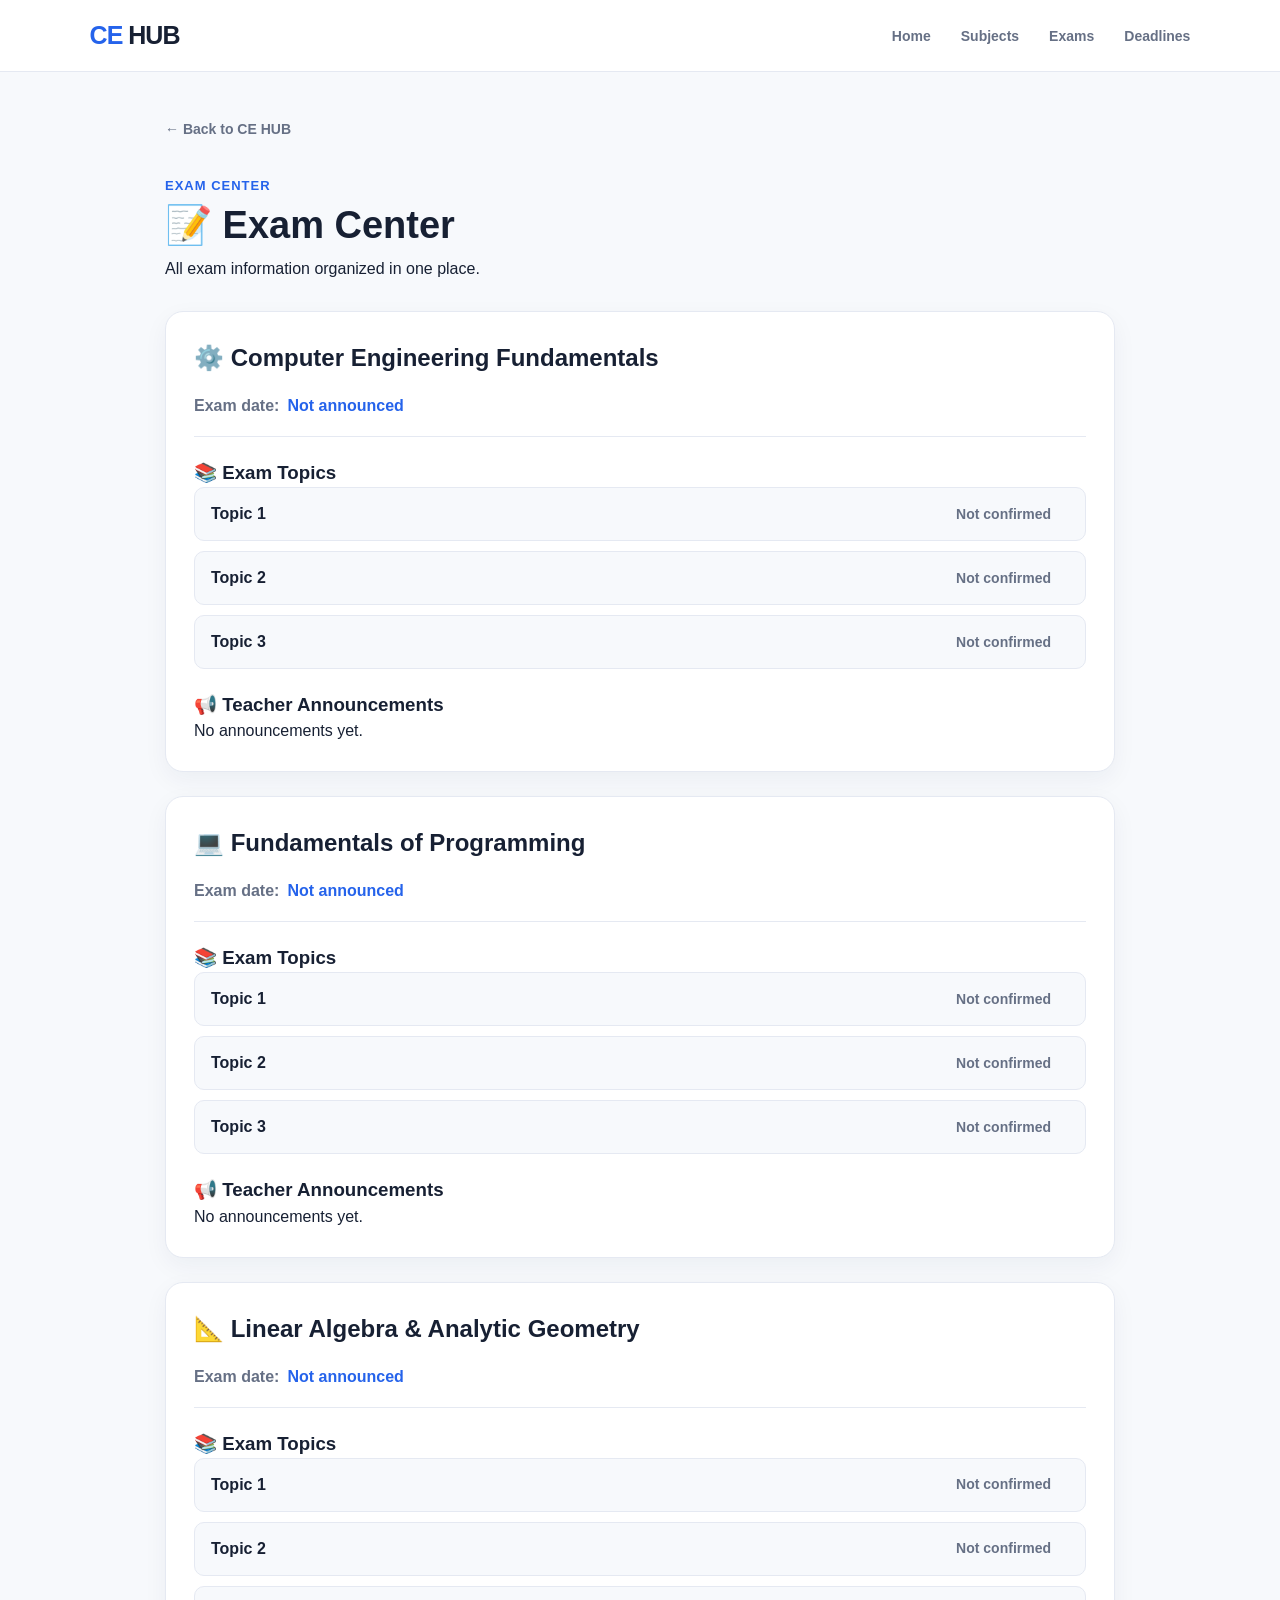
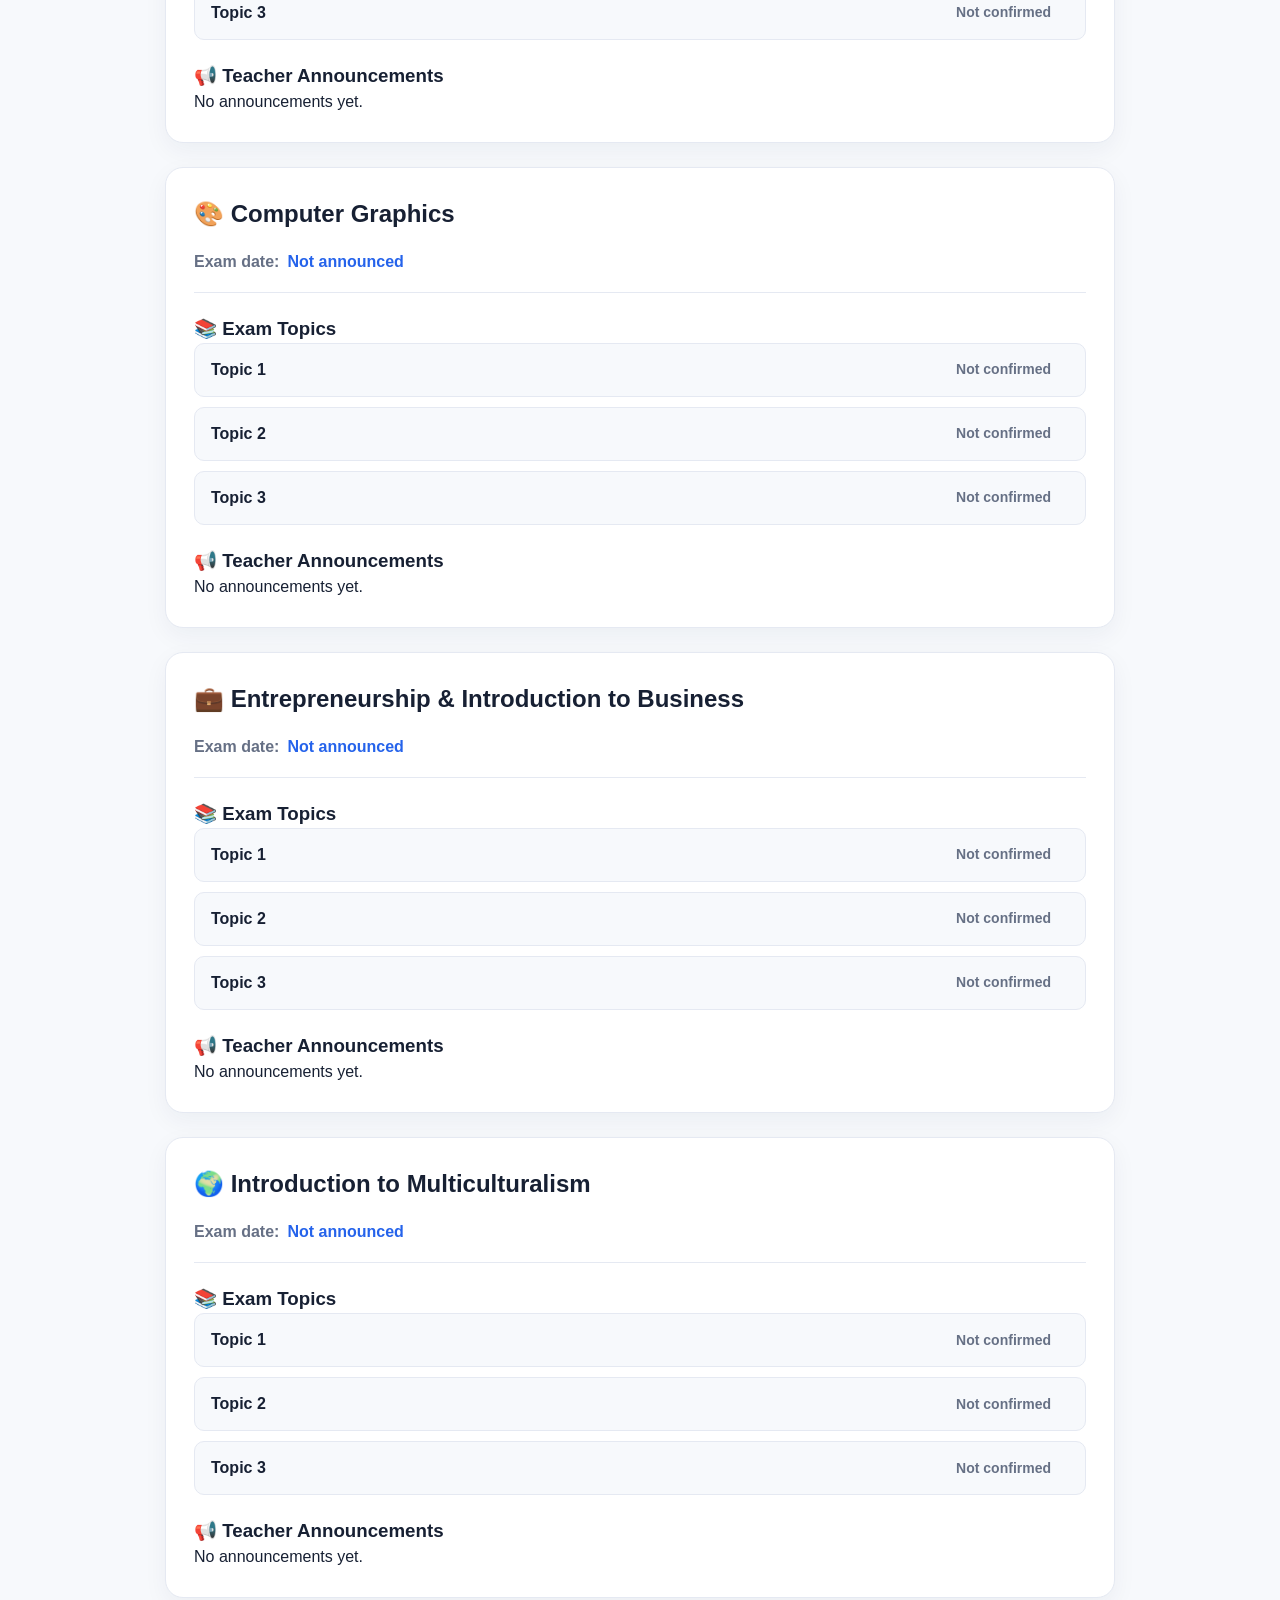
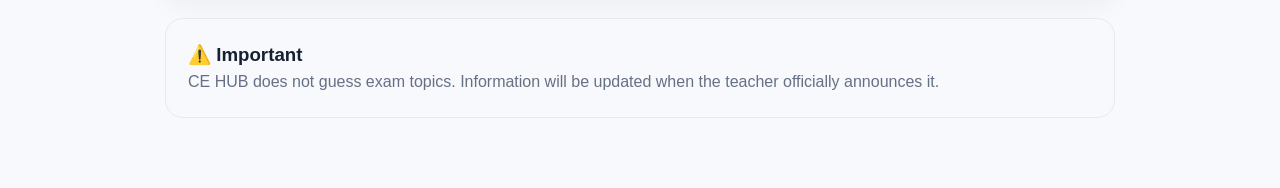
<file: exams.html>
<!DOCTYPE html><html lang="en"><head>
    <meta charset="UTF-8">
    <meta name="viewport" content="width=device-width, initial-scale=1.0"><title>Exam Center | CE HUB</title>
    <meta name="description" content="Prepare for university exams with CE HUB using study materials, exam resources, practice questions, and mini tests for computer engineering subjects.">
<link rel="stylesheet" href="style.css">

</head><body><nav class="navbar">

    <div class="logo">
        CE <span>HUB</span>
    </div>

    <ul class="nav-links">
        <li><a href="index.html">Home</a></li>
        <li><a href="index.html#subjects">Subjects</a></li>
        <li><a href="exams.html">Exams</a></li>
        <li><a href="deadlines.html">Deadlines</a></li>
    </ul>

</nav>


<main class="course-page">

    <a href="index.html" class="back-link">
        ← Back to CE HUB
    </a>


    <div class="course-header">

        <div>
            <p class="eyebrow">EXAM CENTER</p>

            <h1>📝 Exam Center</h1>

            <p>
                All exam information organized in one place.
            </p>
        </div>

    </div>


    <!-- 1. COMPUTER ENGINEERING FUNDAMENTALS -->

    <section class="info-card">

        <h2>⚙️ Computer Engineering Fundamentals</h2>

        <div class="exam-status">
            <strong>Exam date:</strong>
            <span>Not announced</span>
        </div>

        <hr>

        <h3>📚 Exam Topics</h3>

        <div class="topic-list">

            <div class="topic-item">
                <span>Topic 1</span>
                <span>Not confirmed</span>
            </div>

            <div class="topic-item">
                <span>Topic 2</span>
                <span>Not confirmed</span>
            </div>

            <div class="topic-item">
                <span>Topic 3</span>
                <span>Not confirmed</span>
            </div>

        </div>

        <h3>📢 Teacher Announcements</h3>

        <p>
            No announcements yet.
        </p>

    </section>


    <!-- 2. FUNDAMENTALS OF PROGRAMMING -->

    <section class="info-card">

        <h2>💻 Fundamentals of Programming</h2>

        <div class="exam-status">
            <strong>Exam date:</strong>
            <span>Not announced</span>
        </div>

        <hr>

        <h3>📚 Exam Topics</h3>

        <div class="topic-list">

            <div class="topic-item">
                <span>Topic 1</span>
                <span>Not confirmed</span>
            </div>

            <div class="topic-item">
                <span>Topic 2</span>
                <span>Not confirmed</span>
            </div>

            <div class="topic-item">
                <span>Topic 3</span>
                <span>Not confirmed</span>
            </div>

        </div>

        <h3>📢 Teacher Announcements</h3>

        <p>
            No announcements yet.
        </p>

    </section>


    <!-- 3. LINEAR ALGEBRA & ANALYTIC GEOMETRY -->

    <section class="info-card">

        <h2>📐 Linear Algebra &amp; Analytic Geometry</h2>

        <div class="exam-status">
            <strong>Exam date:</strong>
            <span>Not announced</span>
        </div>

        <hr>

        <h3>📚 Exam Topics</h3>

        <div class="topic-list">

            <div class="topic-item">
                <span>Topic 1</span>
                <span>Not confirmed</span>
            </div>

            <div class="topic-item">
                <span>Topic 2</span>
                <span>Not confirmed</span>
            </div>

            <div class="topic-item">
                <span>Topic 3</span>
                <span>Not confirmed</span>
            </div>

        </div>

        <h3>📢 Teacher Announcements</h3>

        <p>
            No announcements yet.
        </p>

    </section>


    <!-- 4. COMPUTER GRAPHICS -->

    <section class="info-card">

        <h2>🎨 Computer Graphics</h2>

        <div class="exam-status">
            <strong>Exam date:</strong>
            <span>Not announced</span>
        </div>

        <hr>

        <h3>📚 Exam Topics</h3>

        <div class="topic-list">

            <div class="topic-item">
                <span>Topic 1</span>
                <span>Not confirmed</span>
            </div>

            <div class="topic-item">
                <span>Topic 2</span>
                <span>Not confirmed</span>
            </div>

            <div class="topic-item">
                <span>Topic 3</span>
                <span>Not confirmed</span>
            </div>

        </div>

        <h3>📢 Teacher Announcements</h3>

        <p>
            No announcements yet.
        </p>

    </section>


    <!-- 5. ENTREPRENEURSHIP & INTRODUCTION TO BUSINESS -->

    <section class="info-card">

        <h2>💼 Entrepreneurship &amp; Introduction to Business</h2>

        <div class="exam-status">
            <strong>Exam date:</strong>
            <span>Not announced</span>
        </div>

        <hr>

        <h3>📚 Exam Topics</h3>

        <div class="topic-list">

            <div class="topic-item">
                <span>Topic 1</span>
                <span>Not confirmed</span>
            </div>

            <div class="topic-item">
                <span>Topic 2</span>
                <span>Not confirmed</span>
            </div>

            <div class="topic-item">
                <span>Topic 3</span>
                <span>Not confirmed</span>
            </div>

        </div>

        <h3>📢 Teacher Announcements</h3>

        <p>
            No announcements yet.
        </p>

    </section>


    <!-- 6. INTRODUCTION TO MULTICULTURALISM -->

    <section class="info-card">

        <h2>🌍 Introduction to Multiculturalism</h2>

        <div class="exam-status">
            <strong>Exam date:</strong>
            <span>Not announced</span>
        </div>

        <hr>

        <h3>📚 Exam Topics</h3>

        <div class="topic-list">

            <div class="topic-item">
                <span>Topic 1</span>
                <span>Not confirmed</span>
            </div>

            <div class="topic-item">
                <span>Topic 2</span>
                <span>Not confirmed</span>
            </div>

            <div class="topic-item">
                <span>Topic 3</span>
                <span>Not confirmed</span>
            </div>

        </div>

        <h3>📢 Teacher Announcements</h3>

        <p>
            No announcements yet.
        </p>

    </section>


    <section class="notice-card">

        <h3>⚠️ Important</h3>

        <p>
            CE HUB does not guess exam topics.
            Information will be updated when the teacher officially announces it.
        </p>

    </section>

</main>

</body></html>
</file>
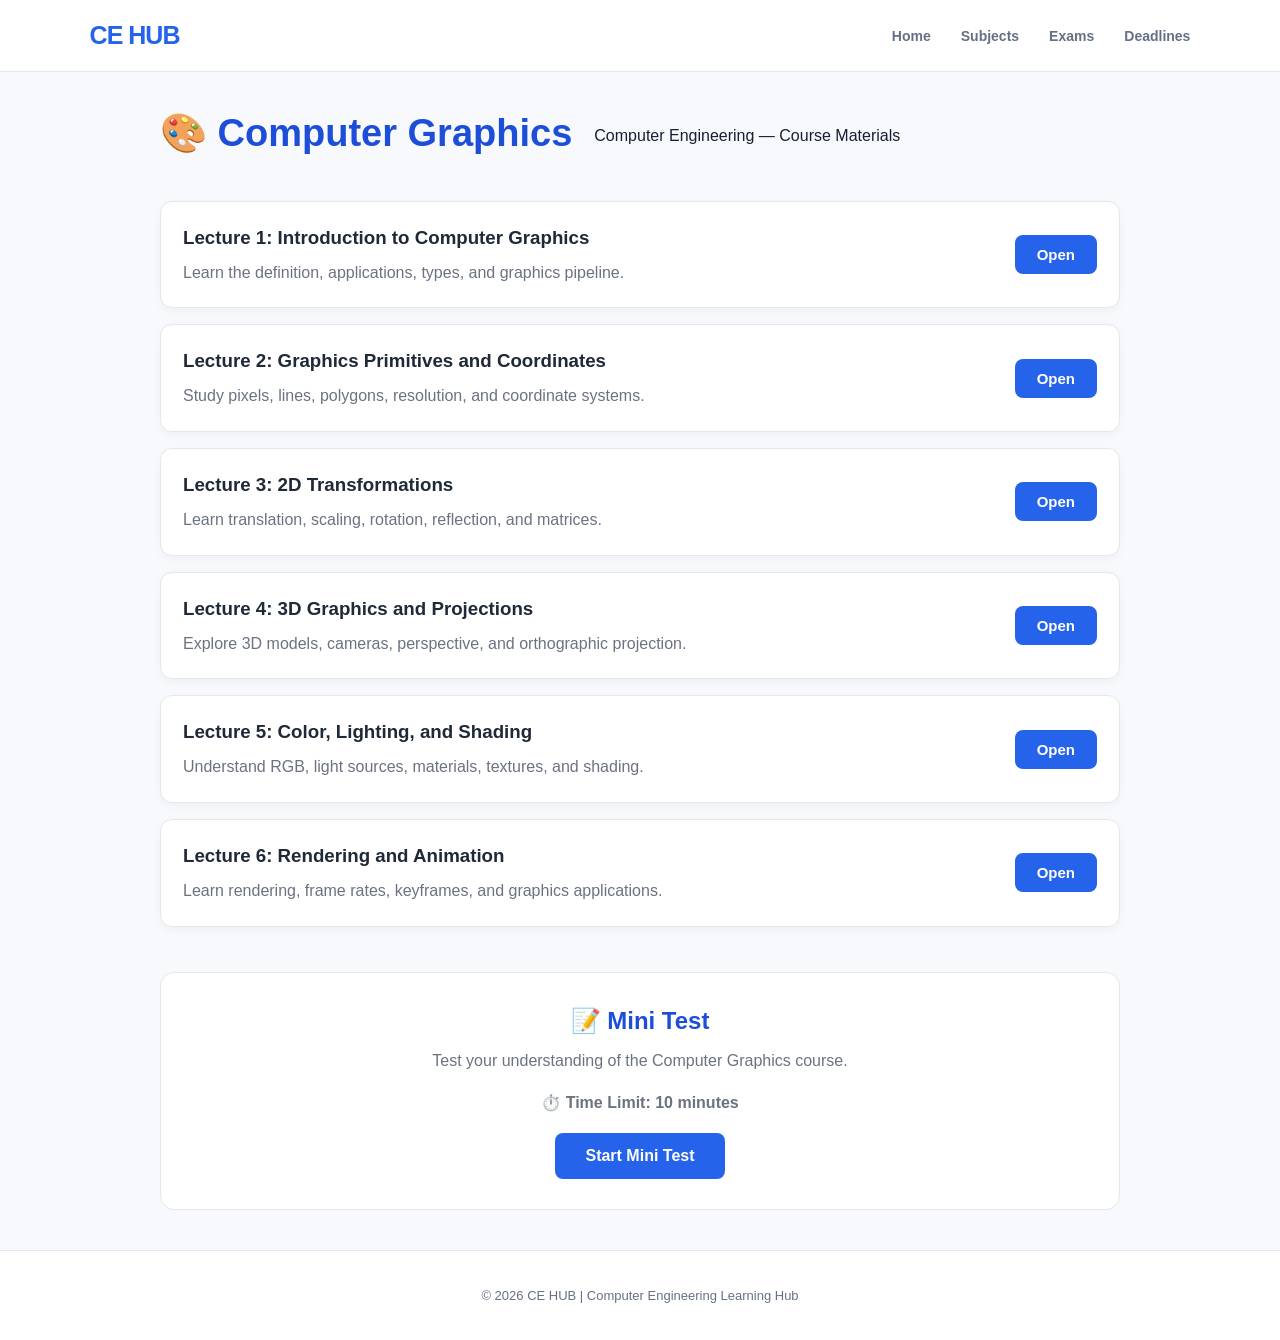
<file: graphics.html>
<!DOCTYPE html>
<html lang="en">
<head>
    <meta charset="UTF-8">
    <meta name="viewport" content="width=device-width, initial-scale=1.0">
    <meta name="description" content="Explore computer graphics with CE HUB through learning materials, graphics concepts, practical examples, and mini tests.">
    <title>Computer Graphics | CE HUB</title>
    <link rel="stylesheet" href="style.css">

    <style>
        .course-container {
            max-width: 1000px;
            margin: 35px auto;
            padding: 0 20px;
        }

        .course-header {
            text-align: center;
            margin-bottom: 35px;
        }

        .course-header h1 {
            color: #1d4ed8;
            margin-bottom: 10px;
        }

        .lecture-card {
            background: white;
            border: 1px solid #e5e7eb;
            border-radius: 12px;
            padding: 22px;
            margin-bottom: 16px;
            display: flex;
            align-items: center;
            justify-content: space-between;
            gap: 20px;
            box-shadow: 0 3px 10px rgba(0,0,0,.04);
        }

        .lecture-card h3 {
            margin: 0 0 8px;
            color: #1f2937;
        }

        .lecture-card p {
            margin: 0;
            color: #6b7280;
            line-height: 1.6;
        }

        .open-btn, .primary-btn {
            display: inline-block;
            background: #2563eb;
            color: white;
            padding: 11px 22px;
            border: none;
            border-radius: 8px;
            text-decoration: none;
            cursor: pointer;
            font-size: 15px;
            font-weight: 600;
            white-space: nowrap;
        }

        .open-btn:hover, .primary-btn:hover {
            background: #1d4ed8;
        }

        #lectureViewer {
            display: none;
            background: white;
            border: 1px solid #e5e7eb;
            border-radius: 12px;
            padding: 28px;
            margin: 30px 0;
            line-height: 1.8;
            overflow-wrap: anywhere;
        }

        #lectureContent h2 {
            color: #1d4ed8;
            margin-top: 5px;
        }

        #lectureContent h3 {
            color: #1f2937;
            margin-top: 25px;
        }

        #lectureContent ul, #lectureContent ol {
            padding-left: 25px;
        }

        #lectureContent li {
            margin-bottom: 8px;
        }

        .code-example {
            background: #111827;
            color: #e5e7eb;
            padding: 16px;
            border-radius: 8px;
            overflow-x: auto;
            white-space: pre-wrap;
            font-family: Consolas, monospace;
            line-height: 1.6;
        }

        .info-box {
            background: #eff6ff;
            border-left: 4px solid #2563eb;
            padding: 14px 18px;
            margin: 18px 0;
            border-radius: 5px;
        }

        .quiz-section {
            background: white;
            border: 1px solid #e5e7eb;
            border-radius: 14px;
            padding: 30px;
            margin-top: 45px;
            margin-bottom: 40px;
        }

        .quiz-intro {
            text-align: center;
        }

        .quiz-intro h2 {
            color: #1d4ed8;
            margin-bottom: 10px;
        }

        .quiz-intro p {
            color: #6b7280;
        }

        .time-limit {
            font-weight: 600;
            color: #374151;
            margin: 18px 0;
        }

        .quiz-start {
            font-size: 16px;
            padding: 14px 30px;
        }

        #quizArea, #quizResult {
            display: none;
        }

        .quiz-top {
            display: flex;
            justify-content: space-between;
            gap: 12px;
            flex-wrap: wrap;
            margin: 20px 0;
            font-weight: 600;
        }

        #timer {
            color: #dc2626;
        }

        .progress-track {
            width: 100%;
            height: 8px;
            background: #e5e7eb;
            border-radius: 10px;
            overflow: hidden;
            margin-bottom: 25px;
        }

        #progressBar {
            height: 100%;
            width: 0%;
            background: #2563eb;
            transition: width .2s;
        }

        #questionText {
            color: #1f2937;
            font-size: 20px;
            line-height: 1.5;
            margin-bottom: 20px;
        }

        .answer-option {
            display: block;
            padding: 14px 16px;
            border: 1px solid #d1d5db;
            border-radius: 9px;
            margin: 10px 0;
            cursor: pointer;
            transition: .2s;
        }

        .answer-option:hover {
            background: #eff6ff;
            border-color: #2563eb;
        }

        .answer-option input {
            margin-right: 10px;
            accent-color: #2563eb;
        }

        .quiz-controls {
            display: flex;
            justify-content: space-between;
            align-items: center;
            gap: 12px;
            margin-top: 25px;
            flex-wrap: wrap;
        }

        .secondary-btn {
            background: #e5e7eb;
            color: #1f2937;
            padding: 11px 20px;
            border: none;
            border-radius: 8px;
            cursor: pointer;
            font-weight: 600;
        }

        .secondary-btn:hover {
            background: #d1d5db;
        }

        .secondary-btn:disabled {
            opacity: .5;
            cursor: not-allowed;
        }

        .result-score {
            font-size: 32px;
            font-weight: 700;
            color: #1d4ed8;
            margin: 15px 0;
        }

        .result-message {
            color: #4b5563;
            line-height: 1.7;
        }

        .review-item {
            text-align: left;
            border-top: 1px solid #e5e7eb;
            padding: 15px 0;
            line-height: 1.6;
        }

        .correct-answer {
            color: #15803d;
            font-weight: 600;
        }

        .wrong-answer {
            color: #dc2626;
            font-weight: 600;
        }

        @media (max-width: 600px) {
            .lecture-card {
                align-items: flex-start;
                flex-direction: column;
            }

            #lectureViewer, .quiz-section {
                padding: 20px;
            }
        }
    </style>
</head>

<body>

    <nav class="navbar">
        <div class="logo">CE HUB</div>

        <ul class="nav-links">
            <li><a href="index.html">Home</a></li>
            <li><a href="index.html#subjects">Subjects</a></li>
            <li><a href="exams.html">Exams</a></li>
            <li><a href="deadlines.html">Deadlines</a></li>
        </ul>
    </nav>

    <main class="course-container">

        <header class="course-header">
            <h1>🎨 Computer Graphics</h1>
            <p>Computer Engineering — Course Materials</p>
        </header>

        <section id="lectureList">

            <div class="lecture-card">
                <div>
                    <h3>Lecture 1: Introduction to Computer Graphics</h3>
                    <p>Learn the definition, applications, types, and graphics pipeline.</p>
                </div>
                <button class="open-btn" onclick="openLecture(0)">Open</button>
            </div>

            <div class="lecture-card">
                <div>
                    <h3>Lecture 2: Graphics Primitives and Coordinates</h3>
                    <p>Study pixels, lines, polygons, resolution, and coordinate systems.</p>
                </div>
                <button class="open-btn" onclick="openLecture(1)">Open</button>
            </div>

            <div class="lecture-card">
                <div>
                    <h3>Lecture 3: 2D Transformations</h3>
                    <p>Learn translation, scaling, rotation, reflection, and matrices.</p>
                </div>
                <button class="open-btn" onclick="openLecture(2)">Open</button>
            </div>

            <div class="lecture-card">
                <div>
                    <h3>Lecture 4: 3D Graphics and Projections</h3>
                    <p>Explore 3D models, cameras, perspective, and orthographic projection.</p>
                </div>
                <button class="open-btn" onclick="openLecture(3)">Open</button>
            </div>

            <div class="lecture-card">
                <div>
                    <h3>Lecture 5: Color, Lighting, and Shading</h3>
                    <p>Understand RGB, light sources, materials, textures, and shading.</p>
                </div>
                <button class="open-btn" onclick="openLecture(4)">Open</button>
            </div>

            <div class="lecture-card">
                <div>
                    <h3>Lecture 6: Rendering and Animation</h3>
                    <p>Learn rendering, frame rates, keyframes, and graphics applications.</p>
                </div>
                <button class="open-btn" onclick="openLecture(5)">Open</button>
            </div>

        </section>

        <section id="lectureViewer">
            <button class="secondary-btn" onclick="closeLecture()">← Back to Lectures</button>
            <div id="lectureContent"></div>
            <button class="secondary-btn" onclick="closeLecture()">← Back to Lectures</button>
        </section>

        <section class="quiz-section" id="miniTest">

            <div class="quiz-intro" id="quizIntro">
                <h2>📝 Mini Test</h2>
                <p>Test your understanding of the Computer Graphics course.</p>
                <p class="time-limit">⏱️ Time Limit: 10 minutes</p>
                <button class="primary-btn quiz-start" onclick="startQuiz()">Start Mini Test</button>
            </div>

            <div id="quizArea">
                <div class="quiz-top">
                    <span id="questionCounter">Question 1 of 10</span>
                    <span id="timer">Time: 10:00</span>
                </div>

                <div class="progress-track">
                    <div id="progressBar"></div>
                </div>

                <h3 id="questionText"></h3>
                <div id="answerOptions"></div>

                <div class="quiz-controls">
                    <button class="secondary-btn" id="previousBtn" onclick="previousQuestion()">Previous</button>
                    <button class="primary-btn" id="nextBtn" onclick="nextQuestion()">Next</button>
                </div>
            </div>

            <div id="quizResult">
                <h2>📝 Test Completed!</h2>
                <p>Your result:</p>
                <div class="result-score" id="scoreText"></div>
                <p class="result-message" id="resultMessage"></p>
                <h3>Answer Review</h3>
                <div id="answerReview"></div>
                <button class="primary-btn" onclick="restartQuiz()">Try Again</button>
            </div>

        </section>
    </main>

    <footer>
        <p>© 2026 CE HUB | Computer Engineering Learning Hub</p>
    </footer>

    <script>
        const lectureMaterials = [
            {
                title: "Lecture 1: Introduction to Computer Graphics",
                content: `
                    <h3>1. What Is Computer Graphics?</h3>
                    <p>Computer graphics is the field of computing concerned with creating, storing, manipulating, and displaying visual images using computers.</p>
                    <div class="info-box"><strong>Key idea:</strong> Computer graphics turns data and mathematical descriptions into visual output.</div>

                    <h3>2. Applications</h3>
                    <ul>
                        <li>Video games, animation, and visual effects.</li>
                        <li>Engineering design and CAD software.</li>
                        <li>Medical image visualisation.</li>
                        <li>Scientific simulations and charts.</li>
                        <li>User interfaces and educational tools.</li>
                    </ul>

                    <h3>3. Raster and Vector Graphics</h3>
                    <p><strong>Raster graphics</strong> represent images using a grid of pixels. Photographs are common examples.</p>
                    <p><strong>Vector graphics</strong> represent shapes using mathematical descriptions such as points, lines, and curves. They can usually be resized without pixelation.</p>

                    <h3>4. 2D and 3D Graphics</h3>
                    <p>2D graphics use x and y coordinates. 3D graphics use x, y, and z to represent depth as well.</p>

                    <h3>5. The Graphics Pipeline</h3>
                    <ol>
                        <li>Create or load object geometry.</li>
                        <li>Transform objects into the required coordinate space.</li>
                        <li>Project 3D geometry onto a 2D view when necessary.</li>
                        <li>Apply materials and lighting.</li>
                        <li>Rasterise shapes into pixels.</li>
                        <li>Display the resulting image.</li>
                    </ol>

                    <h3>6. GPU</h3>
                    <p>A Graphics Processing Unit (GPU) accelerates many graphics operations. Graphics software provides the models, textures, and instructions needed to create images.</p>

                    <h3>Summary</h3>
                    <ul>
                        <li>Computer graphics creates and manipulates visual content.</li>
                        <li>Raster images use pixels; vector graphics use mathematical shapes.</li>
                        <li>2D uses two coordinates, while 3D commonly uses three.</li>
                    </ul>
                `
            },
            {
                title: "Lecture 2: Graphics Primitives and Coordinate Systems",
                content: `
                    <h3>1. Graphics Primitives</h3>
                    <p>Primitives are basic elements used to construct images and models.</p>
                    <ul>
                        <li><strong>Point:</strong> identifies a position.</li>
                        <li><strong>Line:</strong> connects two points.</li>
                        <li><strong>Polygon:</strong> a closed shape made of line segments.</li>
                        <li><strong>Curve:</strong> represents a smooth path.</li>
                    </ul>

                    <h3>2. Pixels and Resolution</h3>
                    <p>A pixel is a small picture element in a raster image. Resolution is often written as width × height.</p>
                    <p>A 1920 × 1080 image contains 2,073,600 pixels.</p>

                    <h3>3. Coordinate Systems</h3>
                    <p>A 2D Cartesian point is written as (x, y).</p>
                    <div class="code-example">Point A = (2, 3)
Point B = (6, 3)</div>
                    <p>Both points have the same y-coordinate, so they lie on the same horizontal level.</p>

                    <h3>4. Screen Coordinates</h3>
                    <p>Many screen coordinate systems place the origin at the top-left. The x-coordinate increases to the right and the y-coordinate increases downward.</p>

                    <h3>5. Polygons</h3>
                    <p>Triangles and quadrilaterals are common polygons. Many 3D surfaces are represented by meshes made from triangles.</p>

                    <h3>6. Rasterisation</h3>
                    <p>Rasterisation converts geometric primitives into fragments or pixels that can be displayed on the screen.</p>

                    <h3>Summary</h3>
                    <ul>
                        <li>Points, lines, and polygons are common primitives.</li>
                        <li>Raster images consist of pixels.</li>
                        <li>Resolution describes an image's pixel dimensions.</li>
                    </ul>
                `
            },
            {
                title: "Lecture 3: 2D Transformations",
                content: `
                    <h3>1. What Is a Transformation?</h3>
                    <p>A transformation changes an object's position, size, or orientation.</p>

                    <h3>2. Translation</h3>
                    <p>Translation moves an object by adding offsets to its coordinates.</p>
                    <div class="code-example">x' = x + tx
y' = y + ty</div>
                    <p>Point (2, 3) translated by (4, 1) becomes (6, 4).</p>

                    <h3>3. Scaling</h3>
                    <p>Scaling changes an object's size by multiplying coordinates by scale factors.</p>
                    <div class="code-example">x' = sx * x
y' = sy * y</div>

                    <h3>4. Rotation</h3>
                    <p>Rotation turns a point around a centre. For rotation by angle θ around the origin:</p>
                    <div class="code-example">x' = x cos(θ) - y sin(θ)
y' = x sin(θ) + y cos(θ)</div>
                    <p>In the standard Cartesian convention, a positive angle rotates counterclockwise.</p>

                    <h3>5. Reflection</h3>
                    <p>Reflection creates a mirror image. Across the x-axis, (x, y) becomes (x, -y). Across the y-axis, (x, y) becomes (-x, y).</p>

                    <h3>6. Transformation Matrices</h3>
                    <p>Homogeneous coordinates represent a 2D point as (x, y, 1), allowing transformations to be represented using 3 × 3 matrices.</p>

                    <div class="info-box"><strong>Remember:</strong> Translation moves, scaling resizes, rotation turns, and reflection mirrors an object.</div>

                    <h3>Summary</h3>
                    <ul>
                        <li>Translation adds coordinate offsets.</li>
                        <li>Scaling changes dimensions.</li>
                        <li>Rotation changes orientation.</li>
                        <li>Matrix multiplication can combine transformations.</li>
                    </ul>
                `
            },
            {
                title: "Lecture 4: 3D Graphics and Projections",
                content: `
                    <h3>1. Three-Dimensional Coordinates</h3>
                    <p>A 3D point is represented by (x, y, z). The z-coordinate adds depth.</p>

                    <h3>2. 3D Models</h3>
                    <p>A 3D model describes an object's shape using vertices, edges, faces, or other geometric representations. Polygon meshes made from triangles are widely used.</p>

                    <h3>3. Camera and View</h3>
                    <p>A virtual camera defines the viewpoint from which a scene is observed. Its position and orientation affect the final image.</p>

                    <h3>4. Projection</h3>
                    <p>Projection maps 3D points onto a 2D image plane.</p>
                    <p><strong>Orthographic projection:</strong> parallel lines remain parallel, and apparent size does not decrease with distance. Useful in technical drawings.</p>
                    <p><strong>Perspective projection:</strong> distant objects appear smaller, creating a sense of depth. Common in games and realistic scenes.</p>

                    <h3>5. Clipping</h3>
                    <p>Clipping removes or cuts geometry outside a defined viewing region.</p>

                    <h3>6. Depth Buffer</h3>
                    <p>A depth buffer, also called a z-buffer, stores depth information and helps determine which surface is in front when surfaces overlap on screen.</p>

                    <h3>Summary</h3>
                    <ul>
                        <li>3D points use x, y, and z.</li>
                        <li>A camera determines the scene's viewpoint.</li>
                        <li>Perspective projection provides depth cues.</li>
                        <li>Depth testing helps determine visible surfaces.</li>
                    </ul>
                `
            },
            {
                title: "Lecture 5: Color, Lighting, and Shading",
                content: `
                    <h3>1. RGB Color Model</h3>
                    <p>Digital displays commonly combine red, green, and blue light to create colours.</p>
                    <div class="code-example">RGB(255, 0, 0) = Red
RGB(0, 255, 0) = Green
RGB(0, 0, 255) = Blue
RGB(255, 255, 255) = White
RGB(0, 0, 0) = Black</div>
                    <p>In an 8-bit-per-channel RGB image, each channel commonly ranges from 0 to 255.</p>

                    <h3>2. Light Sources</h3>
                    <p>Scenes may use directional lights, point lights, spotlights, and environment lighting.</p>

                    <h3>3. Materials</h3>
                    <p>A material describes how a surface interacts with light. Properties may include colour, roughness, reflectivity, and transparency.</p>

                    <h3>4. Shading</h3>
                    <p>Shading estimates a surface's colour or brightness based on lighting, surface orientation, and material properties.</p>
                    <ul>
                        <li><strong>Flat shading:</strong> one lighting result per face.</li>
                        <li><strong>Gouraud shading:</strong> lighting is calculated at vertices and interpolated.</li>
                        <li><strong>Phong shading:</strong> normals are interpolated and lighting is calculated per pixel in the traditional model.</li>
                    </ul>

                    <h3>5. Textures and Shadows</h3>
                    <p>Textures add details such as colours and patterns to surfaces. Shadows help communicate an object's position and depth.</p>

                    <h3>Summary</h3>
                    <ul>
                        <li>RGB combines red, green, and blue light.</li>
                        <li>Lighting describes illumination in a scene.</li>
                        <li>Materials define surface response to light.</li>
                        <li>Textures add surface detail.</li>
                    </ul>
                `
            },
            {
                title: "Lecture 6: Rendering and Animation",
                content: `
                    <h3>1. Rendering</h3>
                    <p>Rendering generates an image from scene data such as geometry, cameras, materials, textures, and lights.</p>

                    <h3>2. Real-Time and Offline Rendering</h3>
                    <p><strong>Real-time rendering</strong> produces images quickly enough for interactive applications such as games.</p>
                    <p><strong>Offline rendering</strong> may spend much longer generating an image to achieve complex visual effects, as often used in film production.</p>

                    <h3>3. Animation</h3>
                    <p>Animation creates the appearance of movement by displaying a sequence of images or changing a scene over time.</p>

                    <h3>4. Frames and FPS</h3>
                    <p>A frame is one image in a sequence. Frames per second (FPS) measures how many frames are displayed each second. For example, 60 FPS means 60 frames per second.</p>

                    <h3>5. Keyframes and Interpolation</h3>
                    <p>Keyframes define important states at selected times. Interpolation calculates intermediate states between keyframes to produce smoother motion.</p>

                    <h3>6. Applications</h3>
                    <ul>
                        <li>Video games and interactive entertainment.</li>
                        <li>Film animation and visual effects.</li>
                        <li>Architecture and engineering visualisation.</li>
                        <li>Medical and scientific visualisation.</li>
                        <li>Virtual reality (VR) and augmented reality (AR).</li>
                    </ul>

                    <h3>Summary</h3>
                    <ul>
                        <li>Rendering creates images from scene data.</li>
                        <li>Real-time rendering prioritises interactive speed.</li>
                        <li>Animation creates movement across time.</li>
                        <li>Keyframes and interpolation help create animation.</li>
                    </ul>
                `
            }
        ];

        function openLecture(index) {
            const lecture = lectureMaterials[index];
            if (!lecture) return;

            document.getElementById("lectureList").style.display = "none";
            document.getElementById("miniTest").style.display = "none";

            document.getElementById("lectureContent").innerHTML =
                `<h2>${lecture.title}</h2>${lecture.content}`;

            document.getElementById("lectureViewer").style.display = "block";
            window.scrollTo({ top: 0, behavior: "smooth" });
        }

        function closeLecture() {
            document.getElementById("lectureViewer").style.display = "none";
            document.getElementById("lectureList").style.display = "block";
            document.getElementById("miniTest").style.display = "block";
            window.scrollTo({ top: 0, behavior: "smooth" });
        }

        const quizQuestions = [
            {
                question: "1. What is computer graphics mainly concerned with?",
                options: [
                    "A. Repairing computer hardware",
                    "B. Creating and manipulating visual images",
                    "C. Increasing internet speed",
                    "D. Managing passwords only"
                ],
                answer: 1
            },
            {
                question: "2. What is a raster image made of?",
                options: ["A. Pixels", "B. Sound waves", "C. Database tables", "D. Only vectors"],
                answer: 0
            },
            {
                question: "3. Which coordinates are commonly used for a 2D point?",
                options: ["A. x, y, z", "B. r, g, b", "C. x, y", "D. width, height, depth"],
                answer: 2
            },
            {
                question: "4. Which transformation moves an object without changing its size?",
                options: ["A. Scaling", "B. Translation", "C. Reflection", "D. Rotation"],
                answer: 1
            },
            {
                question: "5. Which transformation changes an object's size?",
                options: ["A. Scaling", "B. Clipping", "C. Rasterisation", "D. Projection"],
                answer: 0
            },
            {
                question: "6. Which projection makes distant objects appear smaller?",
                options: ["A. Orthographic", "B. Perspective", "C. Reflection", "D. Translation"],
                answer: 1
            },
            {
                question: "7. What does RGB stand for?",
                options: [
                    "A. Render, Geometry, Buffer",
                    "B. Red, Green, Blue",
                    "C. Raster, Grid, Bitmap",
                    "D. Rotation, Gradient, Brightness"
                ],
                answer: 1
            },
            {
                question: "8. What is the purpose of a depth buffer?",
                options: [
                    "A. To store audio",
                    "B. To select a programming language",
                    "C. To help determine which surfaces are in front",
                    "D. To increase image width"
                ],
                answer: 2
            },
            {
                question: "9. What does FPS measure?",
                options: [
                    "A. Frames per second",
                    "B. Files per system",
                    "C. Focus per screen",
                    "D. Formats per scene"
                ],
                answer: 0
            },
            {
                question: "10. What is rendering?",
                options: [
                    "A. Deleting 3D models",
                    "B. Generating an image from scene data",
                    "C. Naming variables",
                    "D. Connecting a keyboard"
                ],
                answer: 1
            }
        ];

        let currentQuestion = 0;
        let userAnswers = [];
        let timeLeft = 600;
        let quizTimer = null;
        let quizFinished = false;

        function startQuiz() {
            clearInterval(quizTimer);

            currentQuestion = 0;
            userAnswers = new Array(quizQuestions.length).fill(null);
            timeLeft = 600;
            quizFinished = false;

            document.getElementById("quizIntro").style.display = "none";
            document.getElementById("quizResult").style.display = "none";
            document.getElementById("quizArea").style.display = "block";

            renderQuestion();
            updateTimer();

            quizTimer = setInterval(function () {
                timeLeft--;
                updateTimer();
                if (timeLeft <= 0) finishQuiz();
            }, 1000);

            document.getElementById("miniTest").scrollIntoView({
                behavior: "smooth",
                block: "start"
            });
        }

        function updateTimer() {
            const minutes = Math.floor(timeLeft / 60);
            const seconds = timeLeft % 60;

            document.getElementById("timer").textContent =
                "Time: " + String(minutes).padStart(2, "0") +
                ":" + String(seconds).padStart(2, "0");
        }

        function renderQuestion() {
            const question = quizQuestions[currentQuestion];

            document.getElementById("questionCounter").textContent =
                "Question " + (currentQuestion + 1) +
                " of " + quizQuestions.length;

            document.getElementById("progressBar").style.width =
                ((currentQuestion + 1) / quizQuestions.length * 100) + "%";

            document.getElementById("questionText").textContent =
                question.question;

            const optionsContainer = document.getElementById("answerOptions");
            optionsContainer.innerHTML = "";

            question.options.forEach(function (option, index) {
                const label = document.createElement("label");
                label.className = "answer-option";

                const radio = document.createElement("input");
                radio.type = "radio";
                radio.name = "quizAnswer";
                radio.value = index;
                radio.checked = userAnswers[currentQuestion] === index;

                radio.addEventListener("change", function () {
                    userAnswers[currentQuestion] = index;
                });

                label.appendChild(radio);
                label.appendChild(document.createTextNode(option));
                optionsContainer.appendChild(label);
            });

            document.getElementById("previousBtn").disabled =
                currentQuestion === 0;

            document.getElementById("nextBtn").textContent =
                currentQuestion === quizQuestions.length - 1
                    ? "Finish Test"
                    : "Next";
        }

        function nextQuestion() {
            if (quizFinished) return;

            if (currentQuestion === quizQuestions.length - 1) {
                finishQuiz();
                return;
            }

            currentQuestion++;
            renderQuestion();
        }

        function previousQuestion() {
            if (quizFinished || currentQuestion === 0) return;

            currentQuestion--;
            renderQuestion();
        }

        function finishQuiz() {
            if (quizFinished) return;

            quizFinished = true;
            clearInterval(quizTimer);

            let score = 0;

            quizQuestions.forEach(function (question, index) {
                if (userAnswers[index] === question.answer) score++;
            });

            const percentage = Math.round(
                score / quizQuestions.length * 100
            );

            document.getElementById("quizArea").style.display = "none";
            document.getElementById("quizResult").style.display = "block";

            document.getElementById("scoreText").textContent =
                score + "/" + quizQuestions.length + " — " + percentage + "%";

            let message;

            if (percentage === 100) {
                message = "Excellent! You answered every question correctly.";
            } else if (percentage >= 80) {
                message = "Great job! You have a strong understanding of the material.";
            } else if (percentage >= 60) {
                message = "Good effort! Review the incorrect answers to improve.";
            } else {
                message = "Keep practicing! Review the lectures and try again.";
            }

            document.getElementById("resultMessage").textContent = message;

            const review = document.getElementById("answerReview");
            review.innerHTML = "";

            quizQuestions.forEach(function (question, index) {
                const item = document.createElement("div");
                item.className = "review-item";

                const questionTitle = document.createElement("p");
                questionTitle.textContent = question.question;
                item.appendChild(questionTitle);

                const yourAnswer = document.createElement("p");

                if (userAnswers[index] === null) {
                    yourAnswer.textContent = "Your answer: Not answered";
                    yourAnswer.className = "wrong-answer";
                } else {
                    yourAnswer.textContent =
                        "Your answer: " + question.options[userAnswers[index]];

                    yourAnswer.className =
                        userAnswers[index] === question.answer
                            ? "correct-answer"
                            : "wrong-answer";
                }

                item.appendChild(yourAnswer);

                const correctAnswer = document.createElement("p");
                correctAnswer.textContent =
                    "Correct answer: " + question.options[question.answer];
                correctAnswer.className = "correct-answer";

                item.appendChild(correctAnswer);
                review.appendChild(item);
            });

            document.getElementById("quizResult").scrollIntoView({
                behavior: "smooth",
                block: "start"
            });
        }

        function restartQuiz() {
            startQuiz();
        }
    </script>
</body>
</html>
</file>
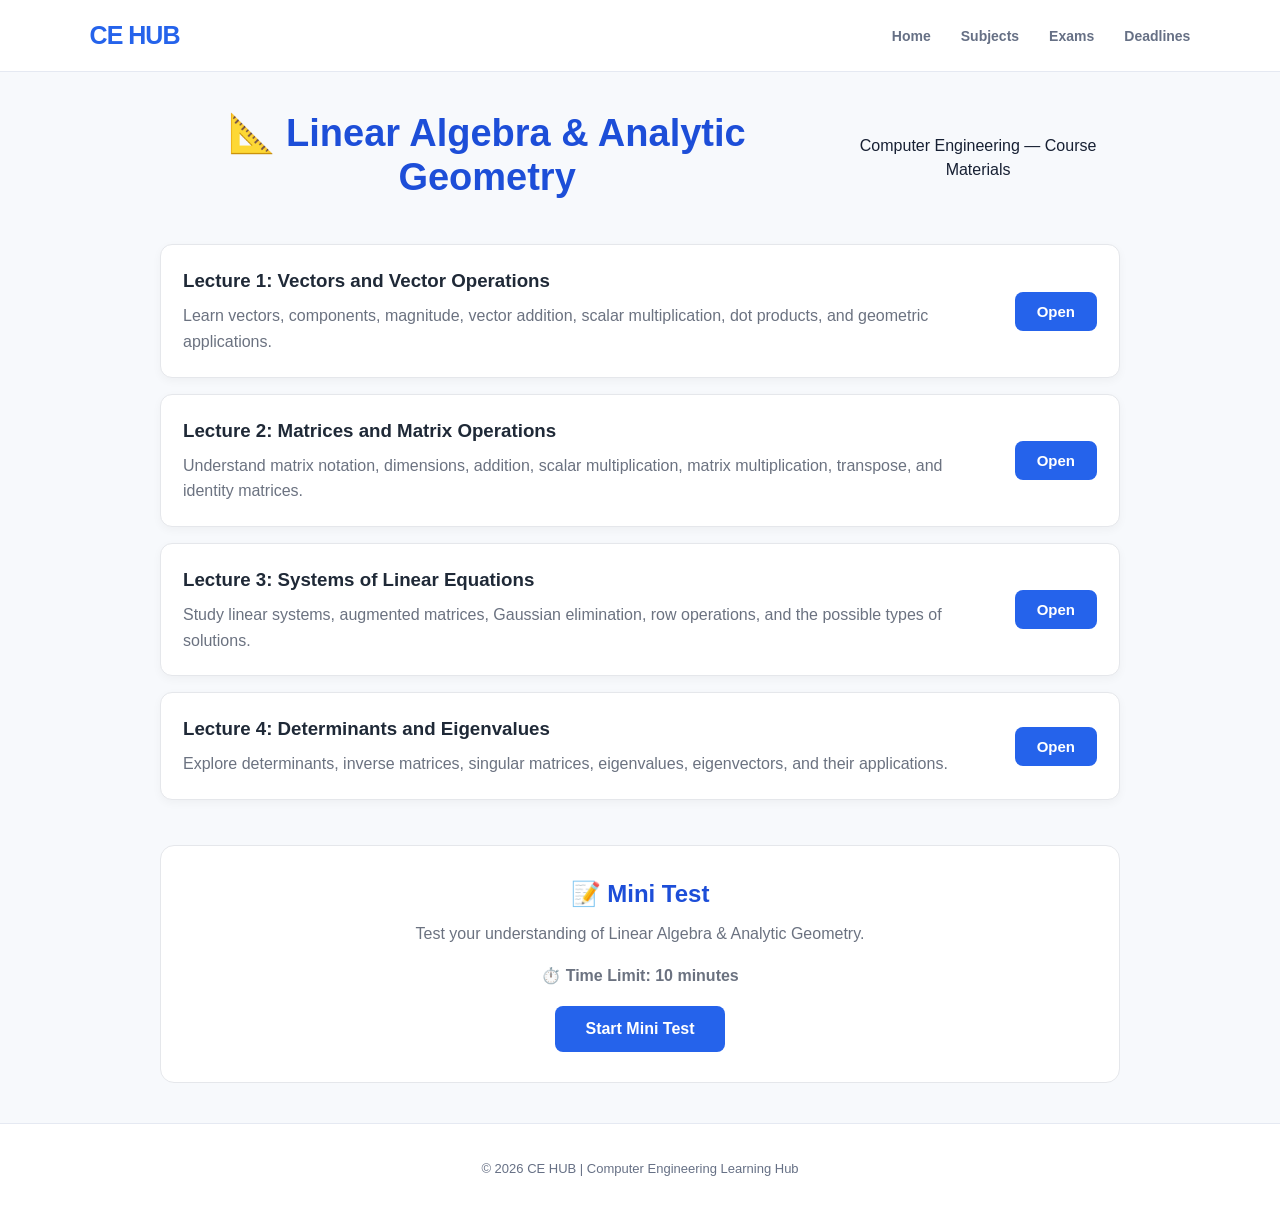
<file: linear-algebra.html>
<!DOCTYPE html>
<html lang="en">

<head>
    <meta charset="UTF-8">
    <meta name="viewport" content="width=device-width, initial-scale=1.0">
    <meta name="description" content="Study linear algebra and analytic geometry with CE HUB through learning materials, mathematical concepts, practice questions, and mini tests.">
    <title>Linear Algebra & Analytic Geometry | CE HUB</title>

    <link rel="stylesheet" href="style.css">

    <style>
        .course-container {
            max-width: 1000px;
            margin: 35px auto;
            padding: 0 20px;
        }

        .course-header {
            text-align: center;
            margin-bottom: 35px;
        }

        .course-header h1 {
            color: #1d4ed8;
            margin-bottom: 10px;
        }

        .lecture-card {
            background: white;
            border: 1px solid #e5e7eb;
            border-radius: 12px;
            padding: 22px;
            margin-bottom: 16px;
            display: flex;
            align-items: center;
            justify-content: space-between;
            gap: 20px;
            box-shadow: 0 3px 10px rgba(0, 0, 0, 0.04);
        }

        .lecture-card h3 {
            margin: 0 0 8px;
            color: #1f2937;
        }

        .lecture-card p {
            margin: 0;
            color: #6b7280;
            line-height: 1.6;
        }

        .open-btn,
        .primary-btn {
            display: inline-block;
            background: #2563eb;
            color: white;
            padding: 11px 22px;
            border: none;
            border-radius: 8px;
            text-decoration: none;
            cursor: pointer;
            font-size: 15px;
            font-weight: 600;
            white-space: nowrap;
        }

        .open-btn:hover,
        .primary-btn:hover {
            background: #1d4ed8;
        }

        #lectureViewer {
            display: none;
            background: white;
            border: 1px solid #e5e7eb;
            border-radius: 12px;
            padding: 28px;
            margin: 30px 0;
            line-height: 1.8;
            overflow-wrap: anywhere;
        }

        #lectureContent h2 {
            color: #1d4ed8;
            margin-top: 5px;
        }

        #lectureContent h3 {
            color: #1f2937;
            margin-top: 25px;
        }

        #lectureContent h4 {
            color: #374151;
            margin-top: 20px;
        }

        #lectureContent ul,
        #lectureContent ol {
            padding-left: 25px;
        }

        #lectureContent li {
            margin-bottom: 8px;
        }

        .code-example {
            background: #111827;
            color: #e5e7eb;
            padding: 16px;
            border-radius: 8px;
            overflow-x: auto;
            white-space: pre-wrap;
            font-family: Consolas, monospace;
            line-height: 1.6;
        }

        .info-box {
            background: #eff6ff;
            border-left: 4px solid #2563eb;
            padding: 14px 18px;
            margin: 18px 0;
            border-radius: 5px;
        }

        .quiz-section {
            background: white;
            border: 1px solid #e5e7eb;
            border-radius: 14px;
            padding: 30px;
            margin-top: 45px;
            margin-bottom: 40px;
        }

        .quiz-intro {
            text-align: center;
        }

        .quiz-intro h2 {
            color: #1d4ed8;
            margin-bottom: 10px;
        }

        .quiz-intro p {
            color: #6b7280;
        }

        .time-limit {
            font-weight: 600;
            color: #374151;
            margin: 18px 0;
        }

        .quiz-start {
            font-size: 16px;
            padding: 14px 30px;
        }

        #quizArea,
        #quizResult {
            display: none;
        }

        .quiz-top {
            display: flex;
            justify-content: space-between;
            gap: 12px;
            flex-wrap: wrap;
            margin: 20px 0;
            font-weight: 600;
        }

        #timer {
            color: #dc2626;
        }

        .progress-track {
            width: 100%;
            height: 8px;
            background: #e5e7eb;
            border-radius: 10px;
            overflow: hidden;
            margin-bottom: 25px;
        }

        #progressBar {
            height: 100%;
            width: 0%;
            background: #2563eb;
            transition: width 0.2s;
        }

        #questionText {
            color: #1f2937;
            font-size: 20px;
            line-height: 1.5;
            margin-bottom: 20px;
        }

        .answer-option {
            display: block;
            padding: 14px 16px;
            border: 1px solid #d1d5db;
            border-radius: 9px;
            margin: 10px 0;
            cursor: pointer;
            transition: 0.2s;
        }

        .answer-option:hover {
            background: #eff6ff;
            border-color: #2563eb;
        }

        .answer-option input {
            margin-right: 10px;
            accent-color: #2563eb;
        }

        .quiz-controls {
            display: flex;
            justify-content: space-between;
            align-items: center;
            gap: 12px;
            margin-top: 25px;
            flex-wrap: wrap;
        }

        .secondary-btn {
            background: #e5e7eb;
            color: #1f2937;
            padding: 11px 20px;
            border: none;
            border-radius: 8px;
            cursor: pointer;
            font-weight: 600;
        }

        .secondary-btn:hover {
            background: #d1d5db;
        }

        .secondary-btn:disabled {
            opacity: 0.5;
            cursor: not-allowed;
        }

        .result-score {
            font-size: 32px;
            font-weight: 700;
            color: #1d4ed8;
            margin: 15px 0;
        }

        .result-message {
            color: #4b5563;
            line-height: 1.7;
        }

        .review-item {
            text-align: left;
            border-top: 1px solid #e5e7eb;
            padding: 15px 0;
            line-height: 1.6;
        }

        .correct-answer {
            color: #15803d;
            font-weight: 600;
        }

        .wrong-answer {
            color: #dc2626;
            font-weight: 600;
        }

        @media (max-width: 600px) {
            .lecture-card {
                align-items: flex-start;
                flex-direction: column;
            }

            #lectureViewer,
            .quiz-section {
                padding: 20px;
            }

            .open-btn {
                width: auto;
            }
        }
    </style>
</head>

<body>

    <!-- Navigation -->
    <nav class="navbar">
        <div class="logo">CE HUB</div>

        <ul class="nav-links">
            <li><a href="index.html">Home</a></li>
            <li><a href="index.html#subjects">Subjects</a></li>
            <li><a href="exams.html">Exams</a></li>
            <li><a href="deadlines.html">Deadlines</a></li>
        </ul>
    </nav>

    <main class="course-container">

        <!-- Course Header -->
        <header class="course-header">
            <h1>📐 Linear Algebra & Analytic Geometry</h1>
            <p>Computer Engineering — Course Materials</p>
        </header>

        <!-- Lecture List -->
        <section id="lectureList">

            <div class="lecture-card">
                <div>
                    <h3>Lecture 1: Vectors and Vector Operations</h3>
                    <p>Learn vectors, components, magnitude, vector addition, scalar multiplication, dot products, and geometric applications.</p>
                </div>
                <button class="open-btn" onclick="openLecture(0)">Open</button>
            </div>

            <div class="lecture-card">
                <div>
                    <h3>Lecture 2: Matrices and Matrix Operations</h3>
                    <p>Understand matrix notation, dimensions, addition, scalar multiplication, matrix multiplication, transpose, and identity matrices.</p>
                </div>
                <button class="open-btn" onclick="openLecture(1)">Open</button>
            </div>

            <div class="lecture-card">
                <div>
                    <h3>Lecture 3: Systems of Linear Equations</h3>
                    <p>Study linear systems, augmented matrices, Gaussian elimination, row operations, and the possible types of solutions.</p>
                </div>
                <button class="open-btn" onclick="openLecture(2)">Open</button>
            </div>

            <div class="lecture-card">
                <div>
                    <h3>Lecture 4: Determinants and Eigenvalues</h3>
                    <p>Explore determinants, inverse matrices, singular matrices, eigenvalues, eigenvectors, and their applications.</p>
                </div>
                <button class="open-btn" onclick="openLecture(3)">Open</button>
            </div>

        </section>

        <!-- Lecture Viewer -->
        <section id="lectureViewer">
            <button class="secondary-btn" onclick="closeLecture()">← Back to Lectures</button>
            <div id="lectureContent"></div>
            <button class="secondary-btn" onclick="closeLecture()">← Back to Lectures</button>
        </section>

        <!-- Mini Test -->
        <section class="quiz-section" id="miniTest">

            <div class="quiz-intro" id="quizIntro">
                <h2>📝 Mini Test</h2>
                <p>Test your understanding of Linear Algebra & Analytic Geometry.</p>
                <p class="time-limit">⏱️ Time Limit: 10 minutes</p>
                <button class="primary-btn quiz-start" onclick="startQuiz()">Start Mini Test</button>
            </div>

            <div id="quizArea">
                <div class="quiz-top">
                    <span id="questionCounter">Question 1 of 10</span>
                    <span id="timer">Time: 10:00</span>
                </div>

                <div class="progress-track">
                    <div id="progressBar"></div>
                </div>

                <h3 id="questionText"></h3>
                <div id="answerOptions"></div>

                <div class="quiz-controls">
                    <button class="secondary-btn" id="previousBtn" onclick="previousQuestion()">Previous</button>
                    <button class="primary-btn" id="nextBtn" onclick="nextQuestion()">Next</button>
                </div>
            </div>

            <div id="quizResult">
                <h2>📝 Test Completed!</h2>
                <p>Your result:</p>
                <div class="result-score" id="scoreText"></div>
                <p class="result-message" id="resultMessage"></p>

                <h3>Answer Review</h3>
                <div id="answerReview"></div>

                <button class="primary-btn" onclick="restartQuiz()">Try Again</button>
            </div>

        </section>

    </main>

    <footer>
        <p>© 2026 CE HUB | Computer Engineering Learning Hub</p>
    </footer>

    <script>
        // =========================================
        // LECTURE MATERIALS
        // =========================================

        const lectureMaterials = [

            // -------------------------------------
            // LECTURE 1
            // -------------------------------------

            {
                title: "Lecture 1: Vectors and Vector Operations",
                content: `
                    <h3>1. What Is a Vector?</h3>

                    <p>A <strong>vector</strong> is a mathematical object that has components and can represent quantities such as displacement, velocity, force, or a point's direction and position relative to an origin.</p>

                    <p>In two-dimensional space, a vector can be written as:</p>

                    <div class="code-example">v = (v₁, v₂)</div>

                    <p>In three-dimensional space, it can be written as:</p>

                    <div class="code-example">v = (v₁, v₂, v₃)</div>

                    <p>The numbers inside the vector are called its <strong>components</strong>.</p>

                    <div class="info-box">
                        <strong>Example:</strong> The vector (3, 4) represents a displacement of 3 units along the x-direction and 4 units along the y-direction.
                    </div>

                    <h3>2. Scalars and Vectors</h3>

                    <p>A <strong>scalar</strong> is a quantity represented by a single number. A vector has multiple components and includes directional information when used to describe geometric or physical quantities.</p>

                    <ul>
                        <li><strong>Scalar examples:</strong> temperature, mass, time, and distance.</li>
                        <li><strong>Vector examples:</strong> displacement, velocity, acceleration, and force.</li>
                    </ul>

                    <p>For example, saying that an object travels 5 metres gives a distance. Saying that it moves 5 metres east gives a displacement with direction.</p>

                    <h3>3. Vector Notation</h3>

                    <p>Vectors are often represented using bold letters, arrows, or component notation.</p>

                    <div class="code-example">a = (2, 5)
b = (-1, 3)
c = (4, 0, 2)</div>

                    <p>The vectors a and b are two-dimensional. Vector c is three-dimensional.</p>

                    <p>Two vectors in the same space are equal if their corresponding components are equal.</p>

                    <p>For example:</p>

                    <div class="code-example">(2, 5) = (2, 5)
(2, 5) ≠ (5, 2)</div>

                    <h3>4. Magnitude of a Vector</h3>

                    <p>The <strong>magnitude</strong> or length of a vector is its non-negative length.</p>

                    <p>For a two-dimensional vector v = (a, b):</p>

                    <div class="code-example">|v| = √(a² + b²)</div>

                    <p>For a three-dimensional vector v = (a, b, c):</p>

                    <div class="code-example">|v| = √(a² + b² + c²)</div>

                    <p>Example: Find the magnitude of v = (3, 4).</p>

                    <div class="code-example">|v| = √(3² + 4²)
    = √(9 + 16)
    = √25
    = 5</div>

                    <p>Therefore, the vector's magnitude is 5.</p>

                    <h3>5. Unit Vectors</h3>

                    <p>A <strong>unit vector</strong> is a vector whose magnitude is 1. A non-zero vector v can be converted to a unit vector in the same direction by dividing it by its magnitude.</p>

                    <div class="code-example">u = v / |v|</div>

                    <p>For v = (3, 4), its magnitude is 5. Its unit vector is:</p>

                    <div class="code-example">u = (3/5, 4/5)</div>

                    <p>Its magnitude is:</p>

                    <div class="code-example">|u| = √((3/5)² + (4/5)²)
    = √(9/25 + 16/25)
    = 1</div>

                    <p>The zero vector has magnitude zero and cannot be normalized using this formula.</p>

                    <h3>6. Vector Addition</h3>

                    <p>Vectors of the same dimension are added component by component.</p>

                    <div class="code-example">a = (a₁, a₂)
b = (b₁, b₂)

a + b = (a₁ + b₁, a₂ + b₂)</div>

                    <p>Example:</p>

                    <div class="code-example">a = (2, 3)
b = (4, 1)

a + b = (2 + 4, 3 + 1)
      = (6, 4)</div>

                    <p>Vector addition is commutative:</p>

                    <div class="code-example">a + b = b + a</div>

                    <p>It is also associative:</p>

                    <div class="code-example">(a + b) + c = a + (b + c)</div>

                    <h3>7. Vector Subtraction</h3>

                    <p>Vector subtraction is also performed component by component.</p>

                    <div class="code-example">a - b = (a₁ - b₁, a₂ - b₂)</div>

                    <p>Example:</p>

                    <div class="code-example">a = (7, 5)
b = (2, 3)

a - b = (7 - 2, 5 - 3)
      = (5, 2)</div>

                    <p>Subtraction can also be understood as adding the negative vector:</p>

                    <div class="code-example">a - b = a + (-b)</div>

                    <h3>8. Scalar Multiplication</h3>

                    <p>Scalar multiplication multiplies every component of a vector by the same number.</p>

                    <div class="code-example">k(a₁, a₂) = (ka₁, ka₂)</div>

                    <p>Example:</p>

                    <div class="code-example">a = (2, -3)
k = 4

ka = (4 × 2, 4 × -3)
   = (8, -12)</div>

                    <p>Multiplying by a positive scalar changes the vector's magnitude and preserves its direction. Multiplying by a negative scalar reverses its direction.</p>

                    <h3>9. The Dot Product</h3>

                    <p>The <strong>dot product</strong> of two vectors produces a scalar. For two-dimensional vectors:</p>

                    <div class="code-example">a · b = a₁b₁ + a₂b₂</div>

                    <p>For three-dimensional vectors:</p>

                    <div class="code-example">a · b = a₁b₁ + a₂b₂ + a₃b₃</div>

                    <p>Example: a = (2, 3) and b = (4, 5).</p>

                    <div class="code-example">a · b = (2 × 4) + (3 × 5)
      = 8 + 15
      = 23</div>

                    <p>The dot product can also be related to the angle θ between two non-zero vectors:</p>

                    <div class="code-example">a · b = |a| |b| cos(θ)</div>

                    <p>If two non-zero vectors have a dot product of zero, they are perpendicular.</p>

                    <h3>10. Applications of Vectors</h3>

                    <p>Vectors are widely used in science and engineering:</p>

                    <ul>
                        <li>Representing positions and displacements.</li>
                        <li>Calculating forces in mechanical systems.</li>
                        <li>Describing velocity and acceleration.</li>
                        <li>Representing points and directions in 2D and 3D computer graphics.</li>
                        <li>Storing coordinates and feature values in computer applications.</li>
                    </ul>

                    <h3>Lecture 1 Summary</h3>

                    <ul>
                        <li>A vector is represented by components.</li>
                        <li>The magnitude measures a vector's length.</li>
                        <li>A unit vector has magnitude 1.</li>
                        <li>Vector addition and subtraction operate component by component.</li>
                        <li>Scalar multiplication multiplies every component by a scalar.</li>
                        <li>The dot product of two vectors is a scalar.</li>
                        <li>A zero dot product means non-zero vectors are perpendicular.</li>
                    </ul>
                `
            },

            // -------------------------------------
            // LECTURE 2
            // -------------------------------------

            {
                title: "Lecture 2: Matrices and Matrix Operations",
                content: `
                    <h3>1. What Is a Matrix?</h3>

                    <p>A <strong>matrix</strong> is a rectangular arrangement of numbers or other mathematical entries organized into rows and columns.</p>

                    <p>For example:</p>

                    <div class="code-example">A = | 1  2  3 |
    | 4  5  6 |</div>

                    <p>This matrix has two rows and three columns. Its dimensions are 2 × 3.</p>

                    <div class="info-box">
                        <strong>Important:</strong> Matrix dimensions are written as rows × columns, not columns × rows.
                    </div>

                    <h3>2. Elements and Matrix Notation</h3>

                    <p>Individual entries are called <strong>elements</strong>. An element is often represented as aᵢⱼ, where i indicates the row and j indicates the column.</p>

                    <p>For the matrix:</p>

                    <div class="code-example">A = | 1  2 |
    | 3  4 |</div>

                    <ul>
                        <li>a₁₁ = 1</li>
                        <li>a₁₂ = 2</li>
                        <li>a₂₁ = 3</li>
                        <li>a₂₂ = 4</li>
                    </ul>

                    <h3>3. Types of Matrices</h3>

                    <p><strong>Row matrix:</strong> A matrix containing only one row.</p>

                    <div class="code-example">| 1  2  3 |</div>

                    <p><strong>Column matrix:</strong> A matrix containing only one column.</p>

                    <div class="code-example">| 1 |
| 2 |
| 3 |</div>

                    <p><strong>Square matrix:</strong> A matrix with the same number of rows and columns.</p>

                    <div class="code-example">| 1  2 |
| 3  4 |</div>

                    <p><strong>Zero matrix:</strong> A matrix whose entries are all zero.</p>

                    <div class="code-example">| 0  0 |
| 0  0 |</div>

                    <p><strong>Diagonal matrix:</strong> A square matrix whose entries outside the main diagonal are zero.</p>

                    <div class="code-example">| 2  0  0 |
| 0  5  0 |
| 0  0  7 |</div>

                    <h3>4. Matrix Equality</h3>

                    <p>Two matrices are equal if they have the same dimensions and all corresponding entries are equal.</p>

                    <p>For example:</p>

                    <div class="code-example">A = | 1  2 |
    | 3  4 |

B = | 1  2 |
    | 3  4 |</div>

                    <p>Here A = B because their corresponding entries match.</p>

                    <p>Matrices with different dimensions cannot be equal.</p>

                    <h3>5. Matrix Addition</h3>

                    <p>Matrices can be added only when they have the same dimensions. Corresponding entries are added together.</p>

                    <div class="code-example">A = | 1  2 |
    | 3  4 |

B = | 5  6 |
    | 7  8 |

A + B = | 1+5  2+6 |
        | 3+7  4+8 |

      = | 6  8  |
        | 10 12 |</div>

                    <h3>6. Scalar Multiplication</h3>

                    <p>To multiply a matrix by a scalar, multiply every entry by that scalar.</p>

                    <div class="code-example">A = | 1  2 |
    | 3  4 |

2A = | 2  4 |
     | 6  8 |</div>

                    <p>Scalar multiplication preserves the dimensions of the matrix.</p>

                    <h3>7. Matrix Subtraction</h3>

                    <p>Matrix subtraction follows the same dimension rule as addition. Subtract each entry in the second matrix from the corresponding entry in the first.</p>

                    <div class="code-example">A = | 7  5 |
    | 4  9 |

B = | 2  1 |
    | 3  6 |

A - B = | 5  4 |
        | 1  3 |</div>

                    <h3>8. Matrix Multiplication</h3>

                    <p>Matrix multiplication has a specific dimension requirement. If A has dimensions m × n and B has dimensions n × p, then AB is defined and has dimensions m × p.</p>

                    <div class="info-box">
                        <strong>Dimension rule:</strong> The number of columns in the first matrix must equal the number of rows in the second matrix.
                    </div>

                    <p>Example:</p>

                    <div class="code-example">A = | 1  2 |
    | 3  4 |

B = | 5 |
    | 6 |</div>

                    <p>A is 2 × 2 and B is 2 × 1. Therefore, AB is a 2 × 1 matrix.</p>

                    <div class="code-example">AB = | (1×5) + (2×6) |
     | (3×5) + (4×6) |

   = | 17 |
     | 39 |</div>

                    <p>In general, matrix multiplication is not commutative. Even when both AB and BA are defined, they are not necessarily equal.</p>

                    <h3>9. The Identity Matrix</h3>

                    <p>The <strong>identity matrix</strong> is a square matrix with ones on the main diagonal and zeros elsewhere.</p>

                    <div class="code-example">I = | 1  0 |
    | 0  1 |</div>

                    <p>For a compatible matrix A:</p>

                    <div class="code-example">AI = IA = A</div>

                    <p>The identity matrix plays a role similar to the number 1 in ordinary multiplication.</p>

                    <h3>10. The Transpose of a Matrix</h3>

                    <p>The <strong>transpose</strong> of a matrix is obtained by exchanging its rows and columns. It is written as Aᵀ.</p>

                    <div class="code-example">A = | 1  2  3 |
    | 4  5  6 |

Aᵀ = | 1  4 |
     | 2  5 |
     | 3  6 |</div>

                    <p>A 2 × 3 matrix becomes a 3 × 2 matrix after transposition.</p>

                    <h3>11. Applications of Matrices</h3>

                    <ul>
                        <li>Representing systems of linear equations.</li>
                        <li>Transforming points and objects in computer graphics.</li>
                        <li>Organizing numerical data in tables.</li>
                        <li>Performing computations in scientific software.</li>
                        <li>Representing data transformations in machine learning.</li>
                    </ul>

                    <h3>Lecture 2 Summary</h3>

                    <ul>
                        <li>A matrix organizes entries into rows and columns.</li>
                        <li>Matrix dimensions are written as rows × columns.</li>
                        <li>Addition and subtraction require equal dimensions.</li>
                        <li>Scalar multiplication multiplies every matrix entry by a number.</li>
                        <li>Matrix multiplication requires matching inner dimensions.</li>
                        <li>The identity matrix has ones on its main diagonal.</li>
                        <li>The transpose exchanges rows and columns.</li>
                    </ul>
                `
            },

            // -------------------------------------
            // LECTURE 3
            // -------------------------------------

            {
                title: "Lecture 3: Systems of Linear Equations",
                content: `
                    <h3>1. What Is a Linear Equation?</h3>

                    <p>A <strong>linear equation</strong> in two variables can be written in the form:</p>

                    <div class="code-example">ax + by = c</div>

                    <p>Here a, b, and c are constants, while x and y are variables. In a linear equation, the variables have degree one and are not multiplied by one another.</p>

                    <p>Examples of linear equations:</p>

                    <div class="code-example">2x + 3y = 12
x - y = 1
4x + 2y = 8</div>

                    <h3>2. What Is a System of Linear Equations?</h3>

                    <p>A <strong>system of linear equations</strong> is a collection of equations that must be satisfied simultaneously.</p>

                    <p>For example:</p>

                    <div class="code-example">x + y = 5
x - y = 1</div>

                    <p>A solution is a pair of values for x and y that satisfies both equations.</p>

                    <p>Adding the equations gives:</p>

                    <div class="code-example">2x = 6
x = 3</div>

                    <p>Substituting x = 3 into x + y = 5 gives y = 2. The solution is (3, 2).</p>

                    <h3>3. Geometric Interpretation</h3>

                    <p>In two variables, each linear equation typically represents a straight line in the coordinate plane.</p>

                    <ul>
                        <li><strong>One solution:</strong> The two lines intersect at one point.</li>
                        <li><strong>No solution:</strong> The lines are distinct and parallel.</li>
                        <li><strong>Infinitely many solutions:</strong> The equations represent the same line.</li>
                    </ul>

                    <p>In three variables, a linear equation can represent a plane in three-dimensional space.</p>

                    <h3>4. Writing a System in Matrix Form</h3>

                    <p>A system can be written compactly as:</p>

                    <div class="code-example">Ax = b</div>

                    <p>Here A is the coefficient matrix, x is the vector of unknown variables, and b is the vector of constants.</p>

                    <p>Consider:</p>

                    <div class="code-example">2x + y = 5
x - y = 1</div>

                    <p>Its matrix form is:</p>

                    <div class="code-example">| 2   1 | | x |   | 5 |
| 1  -1 | | y | = | 1 |</div>

                    <p>The coefficient matrix contains the coefficients of the variables.</p>

                    <h3>5. The Augmented Matrix</h3>

                    <p>An <strong>augmented matrix</strong> contains the coefficients of a system together with the constants on the right-hand side.</p>

                    <p>For the system:</p>

                    <div class="code-example">x + y = 5
2x - y = 1</div>

                    <p>The augmented matrix is:</p>

                    <div class="code-example">| 1   1 | 5 |
| 2  -1 | 1 |</div>

                    <p>This notation makes it easier to apply row operations systematically.</p>

                    <h3>6. Elementary Row Operations</h3>

                    <p>Elementary row operations transform a system into an equivalent system with the same solution set.</p>

                    <ol>
                        <li><strong>Row swap:</strong> Exchange two rows.</li>
                        <li><strong>Row scaling:</strong> Multiply a row by a non-zero constant.</li>
                        <li><strong>Row replacement:</strong> Add a multiple of one row to another row.</li>
                    </ol>

                    <p>These operations are the basis of Gaussian elimination.</p>

                    <h3>7. Gaussian Elimination</h3>

                    <p><strong>Gaussian elimination</strong> uses row operations to transform an augmented matrix into row-echelon form. The system can then be solved by back-substitution.</p>

                    <p>Consider:</p>

                    <div class="code-example">x + y = 5
2x + y = 8</div>

                    <p>Write the augmented matrix:</p>

                    <div class="code-example">| 1  1 | 5 |
| 2  1 | 8 |</div>

                    <p>Replace row 2 with row 2 minus twice row 1:</p>

                    <div class="code-example">R₂ → R₂ - 2R₁

| 1  1 |  5 |
| 0 -1 | -2 |</div>

                    <p>The second row gives:</p>

                    <div class="code-example">-y = -2
y = 2</div>

                    <p>Substitute y = 2 into the first equation:</p>

                    <div class="code-example">x + 2 = 5
x = 3</div>

                    <p>The solution is x = 3 and y = 2.</p>

                    <h3>8. Row-Echelon Form</h3>

                    <p>A matrix is in row-echelon form when:</p>

                    <ul>
                        <li>Any rows consisting entirely of zeros appear below non-zero rows.</li>
                        <li>The first non-zero entry of each lower non-zero row appears to the right of the leading entry in the row above.</li>
                        <li>All entries below each leading entry are zero.</li>
                    </ul>

                    <p>In <strong>reduced row-echelon form</strong>, each leading entry is 1 and is the only non-zero entry in its column.</p>

                    <h3>9. The Three Possible Solution Types</h3>

                    <p>A linear system can have three possible outcomes.</p>

                    <h4>Unique solution</h4>

                    <p>The system has exactly one solution. For a square system, this occurs when the coefficient matrix is invertible.</p>

                    <h4>No solution</h4>

                    <p>The system is inconsistent. During elimination, a row such as the following indicates a contradiction:</p>

                    <div class="code-example">0x + 0y = 4</div>

                    <p>This would require 0 = 4, which is impossible.</p>

                    <h4>Infinitely many solutions</h4>

                    <p>The equations are dependent and the system is consistent, but at least one variable is free.</p>

                    <p>For example:</p>

                    <div class="code-example">x + y = 4
2x + 2y = 8</div>

                    <p>The second equation is twice the first, so the equations describe the same line.</p>

                    <h3>10. Homogeneous Systems</h3>

                    <p>A <strong>homogeneous system</strong> has zero constants and can be written as:</p>

                    <div class="code-example">Ax = 0</div>

                    <p>Every homogeneous system has at least one solution: the trivial solution, in which all variables equal zero.</p>

                    <p>Depending on the coefficient matrix, it may also have non-trivial solutions.</p>

                    <h3>11. Common Mistakes</h3>

                    <ul>
                        <li>Changing a row without applying a valid elementary row operation.</li>
                        <li>Making arithmetic errors when eliminating coefficients.</li>
                        <li>Forgetting to substitute values back into the original equations.</li>
                        <li>Assuming every system has exactly one solution.</li>
                        <li>Confusing a row of zeros with an inconsistent row such as 0 = 4.</li>
                    </ul>

                    <h3>Lecture 3 Summary</h3>

                    <ul>
                        <li>A linear system consists of equations that must hold simultaneously.</li>
                        <li>The matrix equation Ax = b represents a linear system.</li>
                        <li>An augmented matrix contains coefficients and constants.</li>
                        <li>Elementary row operations preserve the solution set.</li>
                        <li>Gaussian elimination transforms a system into a simpler form.</li>
                        <li>A system may have one solution, no solution, or infinitely many solutions.</li>
                        <li>Every homogeneous system has the trivial solution.</li>
                    </ul>
                `
            },

            // -------------------------------------
            // LECTURE 4
            // -------------------------------------

            {
                title: "Lecture 4: Determinants and Eigenvalues",
                content: `
                    <h3>1. What Is a Determinant?</h3>

                    <p>The <strong>determinant</strong> is a scalar associated with a square matrix. It provides useful information about the matrix, including whether it is invertible.</p>

                    <p>The determinant of a matrix A is written as det(A) or |A|.</p>

                    <div class="info-box">
                        <strong>Important:</strong> A determinant is defined for square matrices, such as 2 × 2 and 3 × 3 matrices.
                    </div>

                    <h3>2. Determinant of a 2 × 2 Matrix</h3>

                    <p>For the matrix:</p>

                    <div class="code-example">A = | a  b |
    | c  d |</div>

                    <p>The determinant is:</p>

                    <div class="code-example">det(A) = ad - bc</div>

                    <p>Example:</p>

                    <div class="code-example">A = | 3  2 |
    | 1  4 |

det(A) = (3 × 4) - (2 × 1)
       = 12 - 2
       = 10</div>

                    <p>The determinant is 10.</p>

                    <h3>3. Determinant of a 3 × 3 Matrix</h3>

                    <p>For a 3 × 3 matrix, the determinant can be calculated by cofactor expansion or other equivalent methods.</p>

                    <p>For:</p>

                    <div class="code-example">A = | a  b  c |
    | d  e  f |
    | g  h  i |</div>

                    <p>Expanding along the first row gives:</p>

                    <div class="code-example">det(A) = a(ei - fh)
       - b(di - fg)
       + c(dh - eg)</div>

                    <p>The signs in a cofactor expansion along a row alternate as +, −, +.</p>

                    <h3>4. What Does the Determinant Tell Us?</h3>

                    <p>The determinant helps determine whether a square matrix is invertible.</p>

                    <ul>
                        <li>If det(A) ≠ 0, the matrix is invertible.</li>
                        <li>If det(A) = 0, the matrix is singular and is not invertible.</li>
                    </ul>

                    <p>For a square system Ax = b, a non-zero determinant of A guarantees a unique solution for every vector b.</p>

                    <h3>5. Singular and Non-Singular Matrices</h3>

                    <p>A <strong>singular matrix</strong> has determinant zero and has no inverse.</p>

                    <div class="code-example">A = | 1  2 |
    | 2  4 |

det(A) = (1 × 4) - (2 × 2)
       = 4 - 4
       = 0</div>

                    <p>The second row is twice the first row, so the rows are linearly dependent.</p>

                    <p>A <strong>non-singular matrix</strong> has a non-zero determinant and is invertible.</p>

                    <h3>6. The Inverse of a 2 × 2 Matrix</h3>

                    <p>If:</p>

                    <div class="code-example">A = | a  b |
    | c  d |</div>

                    <p>and det(A) = ad − bc ≠ 0, then:</p>

                    <div class="code-example">A⁻¹ = 1/(ad - bc) |  d  -b |
                   | -c   a |</div>

                    <p>Example:</p>

                    <div class="code-example">A = | 2  1 |
    | 1  1 |

det(A) = (2 × 1) - (1 × 1) = 1

A⁻¹ = |  1  -1 |
      | -1   2 |</div>

                    <p>The inverse satisfies:</p>

                    <div class="code-example">AA⁻¹ = A⁻¹A = I</div>

                    <h3>7. What Is an Eigenvalue?</h3>

                    <p>An <strong>eigenvector</strong> is a non-zero vector whose direction is preserved by a linear transformation, although its magnitude or orientation may change.</p>

                    <p>If A is a square matrix, an eigenvector v and its eigenvalue λ satisfy:</p>

                    <div class="code-example">Av = λv</div>

                    <p>Here A transforms v into a scalar multiple of itself.</p>

                    <p>The scalar λ is the eigenvalue associated with v.</p>

                    <h3>8. Finding Eigenvalues</h3>

                    <p>Starting from:</p>

                    <div class="code-example">Av = λv</div>

                    <p>Move all terms to one side:</p>

                    <div class="code-example">(A - λI)v = 0</div>

                    <p>For a non-zero vector v to exist, the matrix A − λI must be singular. Therefore, eigenvalues satisfy the characteristic equation:</p>

                    <div class="code-example">det(A - λI) = 0</div>

                    <p>Solving this equation gives the eigenvalues.</p>

                    <h3>9. Example of Eigenvalues</h3>

                    <p>Consider the diagonal matrix:</p>

                    <div class="code-example">A = | 2  0 |
    | 0  3 |</div>

                    <p>Then:</p>

                    <div class="code-example">A - λI = | 2-λ   0   |
          |  0   3-λ |</div>

                    <p>The characteristic equation is:</p>

                    <div class="code-example">det(A - λI) = (2 - λ)(3 - λ) = 0</div>

                    <p>Thus, the eigenvalues are:</p>

                    <div class="code-example">λ₁ = 2
λ₂ = 3</div>

                    <h3>10. Finding Eigenvectors</h3>

                    <p>After finding an eigenvalue λ, substitute it into:</p>

                    <div class="code-example">(A - λI)v = 0</div>

                    <p>For λ = 2 in the previous example, the equation forces the second component of v to be zero. Therefore, any non-zero vector of the form (x, 0) is an eigenvector for λ = 2.</p>

                    <p>For λ = 3, the first component must be zero. Any non-zero vector of the form (0, y) is an eigenvector for λ = 3.</p>

                    <h3>11. Applications of Eigenvalues and Eigenvectors</h3>

                    <ul>
                        <li>Analyzing linear transformations.</li>
                        <li>Understanding vibration modes in engineering.</li>
                        <li>Principal component analysis in data science.</li>
                        <li>Studying stability in mathematical models.</li>
                        <li>Analyzing transformations in computer graphics.</li>
                    </ul>

                    <h3>12. Common Mistakes</h3>

                    <ul>
                        <li>Applying the 2 × 2 determinant formula to a non-square matrix.</li>
                        <li>Forgetting the negative sign in the formula ad − bc.</li>
                        <li>Assuming a matrix with determinant zero has an inverse.</li>
                        <li>Confusing an eigenvalue with an eigenvector.</li>
                        <li>Accepting the zero vector as an eigenvector; eigenvectors must be non-zero.</li>
                        <li>Forgetting to solve det(A − λI) = 0 when finding eigenvalues.</li>
                    </ul>

                    <h3>Lecture 4 Summary</h3>

                    <ul>
                        <li>The determinant is a scalar associated with a square matrix.</li>
                        <li>For a 2 × 2 matrix, det(A) = ad − bc.</li>
                        <li>A matrix is invertible exactly when its determinant is non-zero.</li>
                        <li>The inverse of a matrix satisfies AA⁻¹ = I.</li>
                        <li>An eigenvector satisfies Av = λv and must be non-zero.</li>
                        <li>Eigenvalues can be found from det(A − λI) = 0.</li>
                    </ul>
                `
            }

        ];

        // =========================================
        // OPEN AND CLOSE LECTURES
        // =========================================

        function openLecture(index) {
            const lecture = lectureMaterials[index];

            if (!lecture) {
                return;
            }

            document.getElementById("lectureList").style.display = "none";
            document.getElementById("miniTest").style.display = "none";

            const viewer = document.getElementById("lectureViewer");
            const content = document.getElementById("lectureContent");

            content.innerHTML = `
                <h2>${lecture.title}</h2>
                ${lecture.content}
            `;

            viewer.style.display = "block";

            window.scrollTo({
                top: 0,
                behavior: "smooth"
            });
        }

        function closeLecture() {
            document.getElementById("lectureViewer").style.display = "none";
            document.getElementById("lectureList").style.display = "block";
            document.getElementById("miniTest").style.display = "block";

            window.scrollTo({
                top: 0,
                behavior: "smooth"
            });
        }

        // =========================================
        // MINI TEST QUESTIONS
        // =========================================

        const quizQuestions = [

            {
                question: "1. What is the magnitude of the vector v = (3, 4)?",
                options: [
                    "A. 4",
                    "B. 5",
                    "C. 7",
                    "D. 12"
                ],
                answer: 1
            },

            {
                question: "2. If a = (2, 3) and b = (4, 1), what is a + b?",
                options: [
                    "A. (6, 4)",
                    "B. (8, 3)",
                    "C. (2, 2)",
                    "D. (4, 6)"
                ],
                answer: 0
            },

            {
                question: "3. What is the dot product of a = (2, 3) and b = (4, 5)?",
                options: [
                    "A. 15",
                    "B. 20",
                    "C. 23",
                    "D. 26"
                ],
                answer: 2
            },

            {
                question: "4. What are the dimensions of a matrix with 3 rows and 2 columns?",
                options: [
                    "A. 2 × 3",
                    "B. 3 × 2",
                    "C. 3 × 3",
                    "D. 2 × 2"
                ],
                answer: 1
            },

            {
                question: "5. When can two matrices be added?",
                options: [
                    "A. Only when both are square",
                    "B. Only when both have the same number of rows",
                    "C. Only when both have the same number of columns",
                    "D. When they have the same dimensions"
                ],
                answer: 3
            },

            {
                question: "6. If A is 2 × 3 and B is 3 × 4, what are the dimensions of AB?",
                options: [
                    "A. 3 × 3",
                    "B. 2 × 4",
                    "C. 4 × 2",
                    "D. 2 × 3"
                ],
                answer: 1
            },

            {
                question: "7. Which method uses elementary row operations to solve linear systems?",
                options: [
                    "A. Gaussian elimination",
                    "B. Scalar multiplication only",
                    "C. Vector normalization",
                    "D. Matrix transposition"
                ],
                answer: 0
            },

            {
                question: "8. Which statement describes an inconsistent linear system?",
                options: [
                    "A. It has exactly one solution",
                    "B. It always has infinitely many solutions",
                    "C. It has no solution",
                    "D. All its variables must be zero"
                ],
                answer: 2
            },

            {
                question: "9. What is the determinant of the matrix [[3, 2], [1, 4]]?",
                options: [
                    "A. 8",
                    "B. 10",
                    "C. 12",
                    "D. 14"
                ],
                answer: 1
            },

            {
                question: "10. Which equation is used to find the eigenvalues of a square matrix A?",
                options: [
                    "A. det(A + λI) = 1",
                    "B. A + v = λ",
                    "C. det(A) = λ",
                    "D. det(A - λI) = 0"
                ],
                answer: 3
            }

        ];

        let currentQuestion = 0;
        let userAnswers = [];
        let timeLeft = 600;
        let quizTimer = null;
        let quizFinished = false;

        // =========================================
        // START QUIZ
        // =========================================

        function startQuiz() {
            clearInterval(quizTimer);

            currentQuestion = 0;
            userAnswers = new Array(quizQuestions.length).fill(null);
            timeLeft = 600;
            quizFinished = false;

            document.getElementById("quizIntro").style.display = "none";
            document.getElementById("quizResult").style.display = "none";
            document.getElementById("quizArea").style.display = "block";

            renderQuestion();
            updateTimer();

            quizTimer = setInterval(function () {
                timeLeft--;
                updateTimer();

                if (timeLeft <= 0) {
                    finishQuiz();
                }
            }, 1000);

            document.getElementById("miniTest").scrollIntoView({
                behavior: "smooth",
                block: "start"
            });
        }

        // =========================================
        // TIMER
        // =========================================

        function updateTimer() {
            const minutes = Math.floor(timeLeft / 60);
            const seconds = timeLeft % 60;

            document.getElementById("timer").textContent =
                "Time: " +
                String(minutes).padStart(2, "0") +
                ":" +
                String(seconds).padStart(2, "0");
        }

        // =========================================
        // DISPLAY QUESTION
        // =========================================

        function renderQuestion() {
            const question = quizQuestions[currentQuestion];

            document.getElementById("questionCounter").textContent =
                "Question " + (currentQuestion + 1) +
                " of " + quizQuestions.length;

            document.getElementById("progressBar").style.width =
                ((currentQuestion + 1) / quizQuestions.length * 100) + "%";

            document.getElementById("questionText").textContent =
                question.question;

            const optionsContainer =
                document.getElementById("answerOptions");

            optionsContainer.innerHTML = "";

            question.options.forEach(function (option, index) {
                const label = document.createElement("label");
                label.className = "answer-option";

                const radio = document.createElement("input");
                radio.type = "radio";
                radio.name = "quizAnswer";
                radio.value = index;
                radio.checked = userAnswers[currentQuestion] === index;

                radio.addEventListener("change", function () {
                    userAnswers[currentQuestion] = index;
                });

                label.appendChild(radio);
                label.appendChild(document.createTextNode(option));

                optionsContainer.appendChild(label);
            });

            document.getElementById("previousBtn").disabled =
                currentQuestion === 0;

            const nextButton = document.getElementById("nextBtn");

            if (currentQuestion === quizQuestions.length - 1) {
                nextButton.textContent = "Finish Test";
            } else {
                nextButton.textContent = "Next";
            }
        }

        // =========================================
        // NEXT AND PREVIOUS
        // =========================================

        function nextQuestion() {
            if (quizFinished) {
                return;
            }

            if (currentQuestion === quizQuestions.length - 1) {
                finishQuiz();
                return;
            }

            currentQuestion++;
            renderQuestion();
        }

        function previousQuestion() {
            if (quizFinished || currentQuestion === 0) {
                return;
            }

            currentQuestion--;
            renderQuestion();
        }

        // =========================================
        // FINISH QUIZ AND SHOW RESULTS
        // =========================================

        function finishQuiz() {
            if (quizFinished) {
                return;
            }

            quizFinished = true;
            clearInterval(quizTimer);

            let score = 0;

            quizQuestions.forEach(function (question, index) {
                if (userAnswers[index] === question.answer) {
                    score++;
                }
            });

            const percentage = Math.round(
                (score / quizQuestions.length) * 100
            );

            document.getElementById("quizArea").style.display = "none";
            document.getElementById("quizResult").style.display = "block";

            document.getElementById("scoreText").textContent =
                score + "/" + quizQuestions.length + " — " + percentage + "%";

            let message = "";

            if (percentage === 100) {
                message = "Excellent! You answered every question correctly.";
            } else if (percentage >= 80) {
                message = "Great job! You have a strong understanding of the material.";
            } else if (percentage >= 60) {
                message = "Good effort! Review the incorrect answers to improve.";
            } else {
                message = "Keep practicing! Review the lectures and try the test again.";
            }

            document.getElementById("resultMessage").textContent = message;

            const review = document.getElementById("answerReview");
            review.innerHTML = "";

            quizQuestions.forEach(function (question, index) {
                const item = document.createElement("div");
                item.className = "review-item";

                const questionTitle = document.createElement("p");
                questionTitle.textContent = question.question;
                item.appendChild(questionTitle);

                const yourAnswer = document.createElement("p");

                if (userAnswers[index] === null) {
                    yourAnswer.textContent = "Your answer: Not answered";
                    yourAnswer.className = "wrong-answer";
                } else {
                    yourAnswer.textContent =
                        "Your answer: " +
                        question.options[userAnswers[index]];

                    yourAnswer.className =
                        userAnswers[index] === question.answer
                            ? "correct-answer"
                            : "wrong-answer";
                }

                item.appendChild(yourAnswer);

                const correctAnswer = document.createElement("p");

                correctAnswer.textContent =
                    "Correct answer: " +
                    question.options[question.answer];

                correctAnswer.className = "correct-answer";

                item.appendChild(correctAnswer);
                review.appendChild(item);
            });

            document.getElementById("quizResult").scrollIntoView({
                behavior: "smooth",
                block: "start"
            });
        }

        // =========================================
        // RESTART QUIZ
        // =========================================

        function restartQuiz() {
            startQuiz();
        }
    </script>

</body>
</html>
</file>
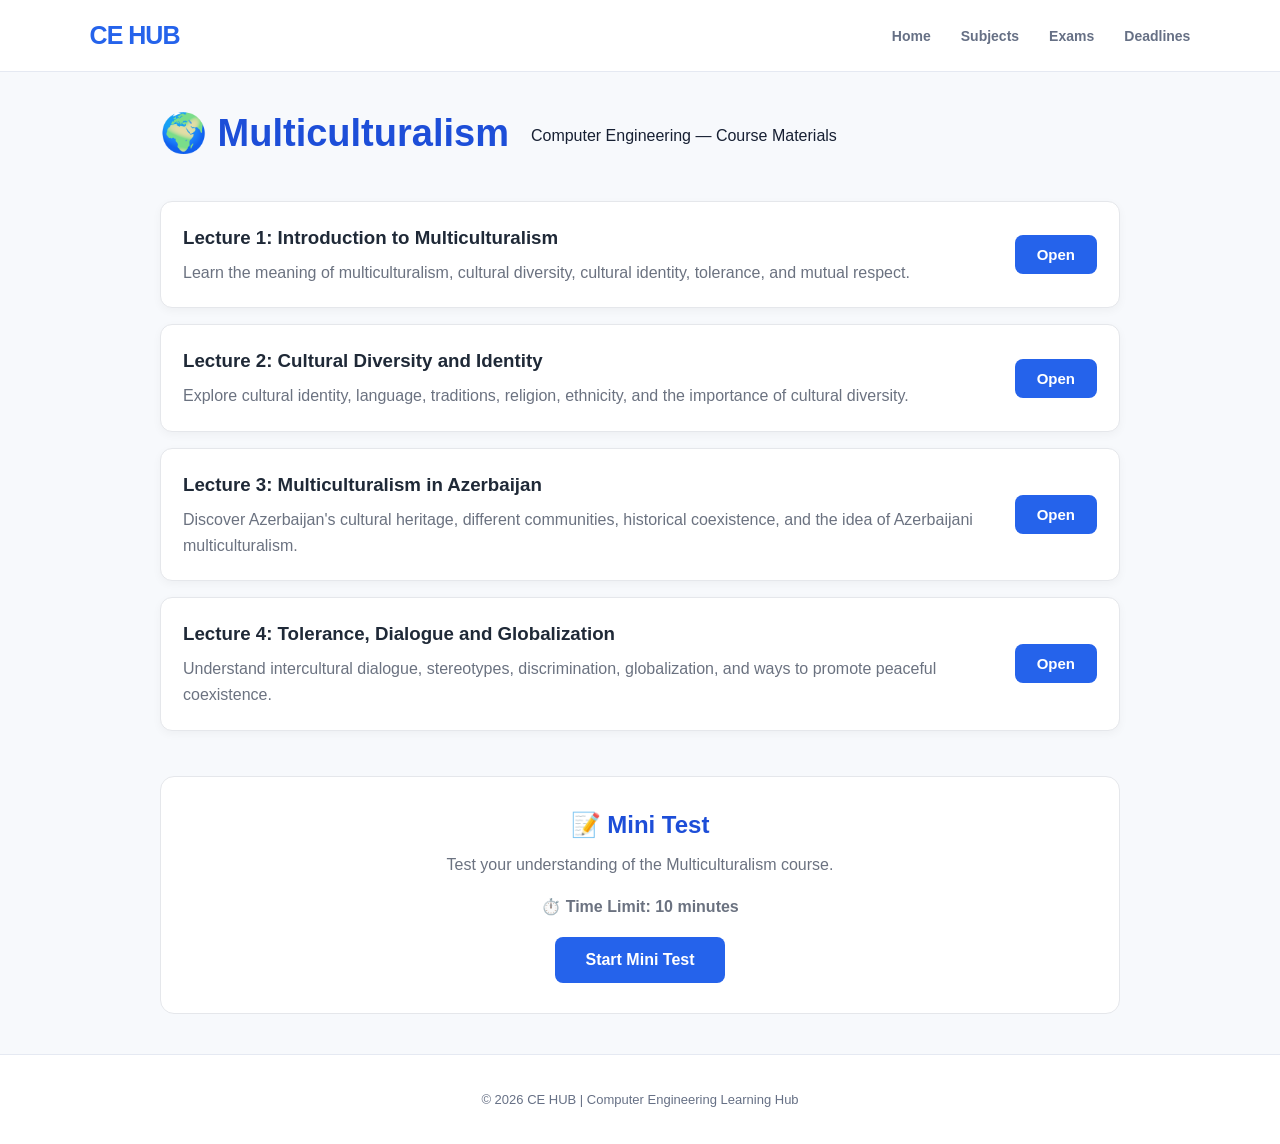
<file: multiculturalism.html>
<!DOCTYPE html>
<html lang="en">

<head>
    <meta charset="UTF-8">
    <meta name="viewport" content="width=device-width, initial-scale=1.0">
    <meta name="description" content="Explore multiculturalism with CE HUB through educational resources on cultural diversity, intercultural relations, tolerance, and society.">
    <title>Multiculturalism | CE HUB</title>

    <link rel="stylesheet" href="style.css">

    <style>
        .course-container {
            max-width: 1000px;
            margin: 35px auto;
            padding: 0 20px;
        }

        .course-header {
            text-align: center;
            margin-bottom: 35px;
        }

        .course-header h1 {
            color: #1d4ed8;
            margin-bottom: 10px;
        }

        .lecture-card {
            background: white;
            border: 1px solid #e5e7eb;
            border-radius: 12px;
            padding: 22px;
            margin-bottom: 16px;
            display: flex;
            align-items: center;
            justify-content: space-between;
            gap: 20px;
            box-shadow: 0 3px 10px rgba(0, 0, 0, 0.04);
        }

        .lecture-card h3 {
            margin: 0 0 8px;
            color: #1f2937;
        }

        .lecture-card p {
            margin: 0;
            color: #6b7280;
            line-height: 1.6;
        }

        .open-btn,
        .primary-btn {
            display: inline-block;
            background: #2563eb;
            color: white;
            padding: 11px 22px;
            border: none;
            border-radius: 8px;
            text-decoration: none;
            cursor: pointer;
            font-size: 15px;
            font-weight: 600;
            white-space: nowrap;
        }

        .open-btn:hover,
        .primary-btn:hover {
            background: #1d4ed8;
        }

        #lectureViewer {
            display: none;
            background: white;
            border: 1px solid #e5e7eb;
            border-radius: 12px;
            padding: 28px;
            margin: 30px 0;
            line-height: 1.8;
            overflow-wrap: anywhere;
        }

        #lectureContent h2 {
            color: #1d4ed8;
            margin-top: 5px;
        }

        #lectureContent h3 {
            color: #1f2937;
            margin-top: 25px;
        }

        #lectureContent h4 {
            color: #374151;
            margin-top: 20px;
        }

        #lectureContent ul,
        #lectureContent ol {
            padding-left: 25px;
        }

        #lectureContent li {
            margin-bottom: 8px;
        }

        .code-example {
            background: #111827;
            color: #e5e7eb;
            padding: 16px;
            border-radius: 8px;
            overflow-x: auto;
            white-space: pre-wrap;
            font-family: Consolas, monospace;
            line-height: 1.6;
        }

        .info-box {
            background: #eff6ff;
            border-left: 4px solid #2563eb;
            padding: 14px 18px;
            margin: 18px 0;
            border-radius: 5px;
        }

        .quiz-section {
            background: white;
            border: 1px solid #e5e7eb;
            border-radius: 14px;
            padding: 30px;
            margin-top: 45px;
            margin-bottom: 40px;
        }

        .quiz-intro {
            text-align: center;
        }

        .quiz-intro h2 {
            color: #1d4ed8;
            margin-bottom: 10px;
        }

        .quiz-intro p {
            color: #6b7280;
        }

        .time-limit {
            font-weight: 600;
            color: #374151;
            margin: 18px 0;
        }

        .quiz-start {
            font-size: 16px;
            padding: 14px 30px;
        }

        #quizArea,
        #quizResult {
            display: none;
        }

        .quiz-top {
            display: flex;
            justify-content: space-between;
            gap: 12px;
            flex-wrap: wrap;
            margin: 20px 0;
            font-weight: 600;
        }

        #timer {
            color: #dc2626;
        }

        .progress-track {
            width: 100%;
            height: 8px;
            background: #e5e7eb;
            border-radius: 10px;
            overflow: hidden;
            margin-bottom: 25px;
        }

        #progressBar {
            height: 100%;
            width: 0%;
            background: #2563eb;
            transition: width 0.2s;
        }

        #questionText {
            color: #1f2937;
            font-size: 20px;
            line-height: 1.5;
            margin-bottom: 20px;
        }

        .answer-option {
            display: block;
            padding: 14px 16px;
            border: 1px solid #d1d5db;
            border-radius: 9px;
            margin: 10px 0;
            cursor: pointer;
            transition: 0.2s;
        }

        .answer-option:hover {
            background: #eff6ff;
            border-color: #2563eb;
        }

        .answer-option input {
            margin-right: 10px;
            accent-color: #2563eb;
        }

        .quiz-controls {
            display: flex;
            justify-content: space-between;
            align-items: center;
            gap: 12px;
            margin-top: 25px;
            flex-wrap: wrap;
        }

        .secondary-btn {
            background: #e5e7eb;
            color: #1f2937;
            padding: 11px 20px;
            border: none;
            border-radius: 8px;
            cursor: pointer;
            font-weight: 600;
        }

        .secondary-btn:hover {
            background: #d1d5db;
        }

        .secondary-btn:disabled {
            opacity: 0.5;
            cursor: not-allowed;
        }

        .result-score {
            font-size: 32px;
            font-weight: 700;
            color: #1d4ed8;
            margin: 15px 0;
        }

        .result-message {
            color: #4b5563;
            line-height: 1.7;
        }

        .review-item {
            text-align: left;
            border-top: 1px solid #e5e7eb;
            padding: 15px 0;
            line-height: 1.6;
        }

        .correct-answer {
            color: #15803d;
            font-weight: 600;
        }

        .wrong-answer {
            color: #dc2626;
            font-weight: 600;
        }

        @media (max-width: 600px) {
            .lecture-card {
                align-items: flex-start;
                flex-direction: column;
            }

            #lectureViewer,
            .quiz-section {
                padding: 20px;
            }

            .open-btn {
                width: auto;
            }
        }
    </style>
</head>

<body>

    <!-- Navigation -->
    <nav class="navbar">
        <div class="logo">CE HUB</div>

        <ul class="nav-links">
            <li><a href="index.html">Home</a></li>
            <li><a href="index.html#subjects">Subjects</a></li>
            <li><a href="exams.html">Exams</a></li>
            <li><a href="deadlines.html">Deadlines</a></li>
        </ul>
    </nav>

    <main class="course-container">

        <!-- Course Header -->
        <header class="course-header">
            <h1>🌍 Multiculturalism</h1>
            <p>Computer Engineering — Course Materials</p>
        </header>

        <!-- Lecture List -->
        <section id="lectureList">

            <div class="lecture-card">
                <div>
                    <h3>Lecture 1: Introduction to Multiculturalism</h3>
                    <p>Learn the meaning of multiculturalism, cultural diversity, cultural identity, tolerance, and mutual respect.</p>
                </div>
                <button class="open-btn" onclick="openLecture(0)">Open</button>
            </div>

            <div class="lecture-card">
                <div>
                    <h3>Lecture 2: Cultural Diversity and Identity</h3>
                    <p>Explore cultural identity, language, traditions, religion, ethnicity, and the importance of cultural diversity.</p>
                </div>
                <button class="open-btn" onclick="openLecture(1)">Open</button>
            </div>

            <div class="lecture-card">
                <div>
                    <h3>Lecture 3: Multiculturalism in Azerbaijan</h3>
                    <p>Discover Azerbaijan's cultural heritage, different communities, historical coexistence, and the idea of Azerbaijani multiculturalism.</p>
                </div>
                <button class="open-btn" onclick="openLecture(2)">Open</button>
            </div>

            <div class="lecture-card">
                <div>
                    <h3>Lecture 4: Tolerance, Dialogue and Globalization</h3>
                    <p>Understand intercultural dialogue, stereotypes, discrimination, globalization, and ways to promote peaceful coexistence.</p>
                </div>
                <button class="open-btn" onclick="openLecture(3)">Open</button>
            </div>

        </section>

        <!-- Lecture Viewer -->
        <section id="lectureViewer">
            <button class="secondary-btn" onclick="closeLecture()">← Back to Lectures</button>
            <div id="lectureContent"></div>
            <button class="secondary-btn" onclick="closeLecture()">← Back to Lectures</button>
        </section>

        <!-- Mini Test -->
        <section class="quiz-section" id="miniTest">

            <div class="quiz-intro" id="quizIntro">
                <h2>📝 Mini Test</h2>
                <p>Test your understanding of the Multiculturalism course.</p>
                <p class="time-limit">⏱️ Time Limit: 10 minutes</p>
                <button class="primary-btn quiz-start" onclick="startQuiz()">Start Mini Test</button>
            </div>

            <div id="quizArea">
                <div class="quiz-top">
                    <span id="questionCounter">Question 1 of 10</span>
                    <span id="timer">Time: 10:00</span>
                </div>

                <div class="progress-track">
                    <div id="progressBar"></div>
                </div>

                <h3 id="questionText"></h3>
                <div id="answerOptions"></div>

                <div class="quiz-controls">
                    <button class="secondary-btn" id="previousBtn" onclick="previousQuestion()">Previous</button>
                    <button class="primary-btn" id="nextBtn" onclick="nextQuestion()">Next</button>
                </div>
            </div>

            <div id="quizResult">
                <h2>📝 Test Completed!</h2>
                <p>Your result:</p>
                <div class="result-score" id="scoreText"></div>
                <p class="result-message" id="resultMessage"></p>

                <h3>Answer Review</h3>
                <div id="answerReview"></div>

                <button class="primary-btn" onclick="restartQuiz()">Try Again</button>
            </div>

        </section>

    </main>

    <footer>
        <p>© 2026 CE HUB | Computer Engineering Learning Hub</p>
    </footer>

    <script>
        // =========================================
        // LECTURE MATERIALS
        // =========================================

        const lectureMaterials = [

            {
                title: "Lecture 1: Introduction to Multiculturalism",
                content: `
                    <h3>1. What Is Culture?</h3>

                    <p><strong>Culture</strong> refers to the shared values, beliefs, customs, traditions, language, knowledge, and ways of life of a group of people.</p>

                    <p>Culture influences how people communicate, celebrate important events, understand the world, prepare food, and interact with others. It is learned through family, education, society, and everyday experience.</p>

                    <p>Culture can include:</p>

                    <ul>
                        <li>Language and communication.</li>
                        <li>Religious and philosophical beliefs.</li>
                        <li>Traditional clothing and food.</li>
                        <li>Music, literature, and art.</li>
                        <li>Family customs and social values.</li>
                        <li>Historical memories and shared experiences.</li>
                    </ul>

                    <div class="info-box">
                        <strong>Key idea:</strong> Culture shapes people's identities, but individuals within the same culture may still have different opinions, experiences, and lifestyles.
                    </div>

                    <h3>2. What Is Cultural Diversity?</h3>

                    <p><strong>Cultural diversity</strong> means the existence of different cultural groups, traditions, languages, beliefs, and ways of life within a society or across the world.</p>

                    <p>A culturally diverse society may include people from different ethnic, linguistic, religious, and national backgrounds.</p>

                    <p>For example, a city where people speak several languages and celebrate different cultural holidays demonstrates cultural diversity.</p>

                    <h3>3. What Is Multiculturalism?</h3>

                    <p><strong>Multiculturalism</strong> is an approach to understanding and organizing a society in which different cultural communities are recognized and can participate in public life.</p>

                    <p>It emphasizes the recognition of cultural differences, equality, mutual respect, and the possibility of different communities living together peacefully.</p>

                    <p>Multiculturalism can refer to:</p>

                    <ul>
                        <li><strong>A social reality:</strong> Different cultural communities live within the same society.</li>
                        <li><strong>A social or political approach:</strong> Institutions recognize cultural diversity and seek fair participation.</li>
                        <li><strong>A set of values:</strong> Respect, equality, dialogue, and rejection of discrimination.</li>
                    </ul>

                    <h3>4. Multiculturalism and Assimilation</h3>

                    <p><strong>Assimilation</strong> generally refers to a process in which a minority group adopts many of the dominant society's cultural practices, sometimes at the expense of maintaining its own traditions.</p>

                    <p>Multicultural approaches, by contrast, support the possibility of participating in a shared society while preserving aspects of one's cultural identity.</p>

                    <p>These concepts can work differently in different countries and historical situations. Cultural integration does not necessarily require people to abandon their heritage.</p>

                    <h3>5. What Is Tolerance?</h3>

                    <p><strong>Tolerance</strong> means respecting people's right to hold different beliefs, opinions, and cultural practices, within the framework of human rights and the law.</p>

                    <p>Tolerance does not require people to agree with every belief or practice. It requires respectful treatment and a willingness to live peacefully with differences.</p>

                    <p>Examples of tolerance include:</p>

                    <ul>
                        <li>Respecting a classmate's religious beliefs.</li>
                        <li>Listening politely to different cultural perspectives.</li>
                        <li>Avoiding insults based on ethnicity or language.</li>
                        <li>Allowing people to express their cultural identity peacefully.</li>
                    </ul>

                    <h3>6. Equality and Human Rights</h3>

                    <p><strong>Equality</strong> means that people should have equal dignity and rights. No person should be treated as less valuable because of their cultural or religious background.</p>

                    <p>Human rights provide a foundation for protecting freedom of thought, religion, expression, and equal treatment.</p>

                    <p>Respect for cultural diversity must be considered alongside the rights and dignity of individuals. Cultural traditions should not be used as a justification for discrimination or violations of human rights.</p>

                    <h3>7. Benefits of Multiculturalism</h3>

                    <ul>
                        <li><strong>Broader perspectives:</strong> People encounter different ways of thinking and solving problems.</li>
                        <li><strong>Creativity:</strong> Cultural exchange can inspire art, education, and innovation.</li>
                        <li><strong>Social understanding:</strong> Meaningful contact can reduce misunderstandings.</li>
                        <li><strong>Cultural preservation:</strong> Communities can maintain and share their traditions.</li>
                        <li><strong>International cooperation:</strong> Understanding other cultures can support communication across borders.</li>
                    </ul>

                    <h3>8. Challenges of Multicultural Societies</h3>

                    <p>Cultural diversity does not automatically guarantee peaceful coexistence. Societies may face challenges such as:</p>

                    <ul>
                        <li>Prejudice and stereotypes.</li>
                        <li>Language barriers.</li>
                        <li>Unequal access to opportunities.</li>
                        <li>Social exclusion and discrimination.</li>
                        <li>Misunderstandings about cultural or religious practices.</li>
                    </ul>

                    <p>Education, fair laws, equal opportunities, and open communication can help address these challenges.</p>

                    <h3>9. The Role of Education</h3>

                    <p>Education can help people understand different histories, beliefs, and cultural experiences.</p>

                    <p>Multicultural education encourages students to examine stereotypes, appreciate different perspectives, and treat classmates fairly.</p>

                    <h3>10. Everyday Examples of Multiculturalism</h3>

                    <ul>
                        <li>Students from different backgrounds studying together.</li>
                        <li>Community events that introduce different cultural traditions.</li>
                        <li>Schools teaching the histories and contributions of different communities.</li>
                        <li>Public institutions providing fair access to services.</li>
                        <li>People working together while respecting different customs.</li>
                    </ul>

                    <h3>Lecture 1 Summary</h3>

                    <ul>
                        <li>Culture includes shared values, beliefs, customs, and ways of life.</li>
                        <li>Cultural diversity means the presence of different cultures.</li>
                        <li>Multiculturalism recognizes diversity and supports respectful coexistence.</li>
                        <li>Tolerance means respecting differences without necessarily agreeing with them.</li>
                        <li>Equality and human rights are important foundations of inclusive societies.</li>
                        <li>Education and dialogue can reduce prejudice and misunderstanding.</li>
                    </ul>
                `
            },

            {
                title: "Lecture 2: Cultural Diversity and Identity",
                content: `
                    <h3>1. What Is Cultural Identity?</h3>

                    <p><strong>Cultural identity</strong> refers to the sense of belonging that a person develops through cultural experiences, traditions, language, history, values, and relationships with communities.</p>

                    <p>A person's cultural identity can be influenced by family, education, place of residence, religion, language, personal experiences, and contact with other cultures.</p>

                    <div class="info-box">
                        <strong>Important:</strong> Cultural identity is not always fixed. It can develop and change as people gain new experiences and interact with different communities.
                    </div>

                    <h3>2. Elements of Cultural Identity</h3>

                    <h4>Language</h4>

                    <p>Language allows people to communicate ideas, preserve stories, and pass traditions from one generation to another.</p>

                    <p>Speaking a language can create a sense of belonging. Multilingualism can also help people communicate across cultural boundaries.</p>

                    <h4>Religion and Beliefs</h4>

                    <p>Religious and philosophical beliefs can influence moral values, holidays, ceremonies, and daily practices. People within the same religion may interpret beliefs differently.</p>

                    <h4>Traditions and Customs</h4>

                    <p>Traditions include practices passed from one generation to another, such as celebrations, family gatherings, traditional clothing, music, and food.</p>

                    <h4>History and Collective Memory</h4>

                    <p>Historical experiences, literature, monuments, and stories can contribute to a community's shared understanding of its past.</p>

                    <h3>3. Ethnicity and National Identity</h3>

                    <p><strong>Ethnicity</strong> often refers to a shared sense of belonging based on cultural heritage, ancestry, history, language, or traditions.</p>

                    <p><strong>National identity</strong> refers to a sense of belonging to a nation. It may be connected to citizenship, shared institutions, history, language, or national symbols.</p>

                    <p>Ethnic identity and national identity are related but are not identical. People of different ethnic backgrounds can share the same national identity.</p>

                    <h3>4. Individual and Group Identity</h3>

                    <p>People can belong to several communities at the same time. For example, one person may identify with a family tradition, a local community, a national culture, and an international student community.</p>

                    <p>These identities can coexist. Belonging to one group does not automatically mean rejecting another group.</p>

                    <h3>5. Cultural Diversity in Everyday Life</h3>

                    <p>Cultural diversity can be observed in:</p>

                    <ul>
                        <li>Different languages spoken in a community.</li>
                        <li>Traditional dishes and food practices.</li>
                        <li>Music, dance, literature, and architecture.</li>
                        <li>Religious and cultural celebrations.</li>
                        <li>Different approaches to family and social relationships.</li>
                        <li>Distinct artistic and historical traditions.</li>
                    </ul>

                    <h3>6. Cultural Relativism and Ethnocentrism</h3>

                    <p><strong>Cultural relativism</strong> is an approach that seeks to understand a cultural practice within its own social and historical context rather than judging it only by the standards of another culture.</p>

                    <p>It encourages careful observation and understanding. However, understanding cultural context does not mean that every practice must be accepted regardless of its effects on human rights.</p>

                    <p><strong>Ethnocentrism</strong> is the tendency to evaluate other cultures primarily through the assumptions and standards of one's own culture.</p>

                    <p>Ethnocentrism can lead to misunderstandings when people assume that their own customs are the only normal or correct ones.</p>

                    <h3>7. Stereotypes and Prejudice</h3>

                    <p>A <strong>stereotype</strong> is an oversimplified belief about a group of people.</p>

                    <p><strong>Prejudice</strong> is a preconceived attitude or judgment about a person or group, often formed without sufficient knowledge or evidence.</p>

                    <p>Both can cause people to judge individuals unfairly based on assumptions about their cultural background.</p>

                    <p>For example, assuming that every member of a community has the same personality is a stereotype. Individuals should be understood through their own actions and characteristics.</p>

                    <h3>8. Cultural Exchange</h3>

                    <p><strong>Cultural exchange</strong> occurs when people and communities share traditions, knowledge, art, language, food, and ideas.</p>

                    <p>Cultural exchange can encourage creativity and understanding. It can also help communities discover similarities while respecting differences.</p>

                    <h3>9. Cultural Preservation</h3>

                    <p>Cultural preservation involves protecting and passing on cultural heritage, including languages, historical sites, traditional arts, music, crafts, and oral histories.</p>

                    <p>Families, schools, museums, cultural organizations, and public institutions can all contribute to preservation.</p>

                    <h3>10. How to Respect Cultural Differences</h3>

                    <ol>
                        <li>Listen carefully when others describe their experiences.</li>
                        <li>Avoid making assumptions about an entire group.</li>
                        <li>Ask respectful questions when something is unfamiliar.</li>
                        <li>Learn about the history and traditions of different communities.</li>
                        <li>Recognize that individuals within a culture are not all the same.</li>
                        <li>Challenge unfair treatment and discrimination.</li>
                    </ol>

                    <h3>Lecture 2 Summary</h3>

                    <ul>
                        <li>Cultural identity is influenced by language, traditions, history, beliefs, and community.</li>
                        <li>People can have several identities at the same time.</li>
                        <li>Ethnic identity and national identity are related but different concepts.</li>
                        <li>Cultural relativism encourages understanding cultural context.</li>
                        <li>Ethnocentrism can lead to unfair judgments of other cultures.</li>
                        <li>Stereotypes and prejudice can contribute to discrimination.</li>
                        <li>Cultural exchange and preservation help maintain and share cultural heritage.</li>
                    </ul>
                `
            },

            {
                title: "Lecture 3: Multiculturalism in Azerbaijan",
                content: `
                    <h3>1. Azerbaijan's Cultural Heritage</h3>

                    <p>Azerbaijan is located at the crossroads of Eastern Europe and Western Asia, in the South Caucasus. Its geographical position and historical connections have contributed to a rich cultural heritage.</p>

                    <p>Throughout its history, the region has experienced trade, migration, political change, and cultural interaction. These developments have influenced its languages, architecture, literature, music, food, and social traditions.</p>

                    <div class="info-box">
                        <strong>Key idea:</strong> Azerbaijan's cultural heritage includes traditions associated with its majority population as well as the histories and contributions of different communities.
                    </div>

                    <h3>2. Religious Diversity</h3>

                    <p>Islam has played an important role in Azerbaijan's history and cultural life. Azerbaijan is also home to communities with other religious traditions, including Christianity and Judaism.</p>

                    <p>Religious diversity can be seen in places of worship, historical monuments, community traditions, and cultural heritage.</p>

                    <p>It is important to recognize that people within any religious community may differ in how they practice their faith and understand their beliefs.</p>

                    <h3>3. Ethnic and Linguistic Diversity</h3>

                    <p>Azerbaijan includes communities with different ethnic and linguistic backgrounds. Azerbaijani is the official language, while other languages are also used by various communities.</p>

                    <p>Examples of communities associated with Azerbaijan's cultural and linguistic diversity include Lezgins, Talysh, Avars, Tats, and others.</p>

                    <p>Each community may have its own traditions, oral histories, linguistic heritage, and cultural practices. These traditions contribute to the broader cultural landscape of the country.</p>

                    <h3>4. Historical Coexistence</h3>

                    <p>The history of the South Caucasus includes periods of cooperation and coexistence as well as periods of conflict and political change.</p>

                    <p>Understanding multiculturalism requires studying this history carefully rather than assuming that relations between communities have always been the same.</p>

                    <p>Historical towns, places of worship, cemeteries, architectural sites, and written records can provide evidence of the region's diverse cultural past.</p>

                    <h3>5. Baku as a Multicultural City</h3>

                    <p>Baku has developed through centuries of regional trade, migration, economic activity, and cultural exchange.</p>

                    <p>The city's historical architecture reflects different periods and influences. Its cultural life includes literature, music, theatre, museums, and contemporary artistic activity.</p>

                    <p>Baku's history illustrates how cities can be shaped by the interaction of communities, ideas, and economic connections.</p>

                    <h3>6. Novruz and Shared Cultural Traditions</h3>

                    <p><strong>Novruz</strong> is a spring celebration observed in Azerbaijan and several other countries and communities across the region.</p>

                    <p>It is associated with the arrival of spring, renewal, family gatherings, hospitality, and traditional foods and customs.</p>

                    <p>Novruz is an example of a cultural tradition that connects communities across national borders while also having local forms of celebration.</p>

                    <h3>7. Music, Literature and Arts</h3>

                    <p>Azerbaijan's cultural heritage includes mugham music, traditional folk music, literature, carpet weaving, architecture, and other artistic traditions.</p>

                    <p>These cultural forms preserve historical knowledge and express the experiences and creativity of communities.</p>

                    <p>Sharing cultural heritage through concerts, exhibitions, educational programs, and festivals can encourage understanding between different groups.</p>

                    <h3>8. The Concept of Azerbaijani Multiculturalism</h3>

                    <p>In contemporary Azerbaijan, multiculturalism is often discussed in connection with the country's cultural diversity, interreligious relations, and the coexistence of different communities.</p>

                    <p>The concept is also used in public and academic discussions about tolerance, cultural heritage, and the role of the state and society in supporting diversity.</p>

                    <p>When studying this topic, it is useful to distinguish official policies and public statements from historical evidence and the lived experiences of individuals and communities.</p>

                    <h3>9. Protecting Cultural Heritage</h3>

                    <p>Cultural heritage can be protected through:</p>

                    <ul>
                        <li>Restoring historical buildings and monuments.</li>
                        <li>Preserving traditional music, crafts, and oral histories.</li>
                        <li>Supporting education about different communities.</li>
                        <li>Documenting and teaching endangered languages.</li>
                        <li>Encouraging museums and cultural institutions to share historical information.</li>
                        <li>Promoting respectful access to religious and cultural sites.</li>
                    </ul>

                    <h3>10. The Role of Young People</h3>

                    <p>Young people can support intercultural understanding through education, community projects, cultural events, language learning, and respectful communication.</p>

                    <p>Students can also investigate different perspectives, check historical information carefully, and challenge stereotypes when they encounter them.</p>

                    <h3>Lecture 3 Summary</h3>

                    <ul>
                        <li>Azerbaijan's location and history have contributed to its cultural diversity.</li>
                        <li>The country has communities with different ethnic, linguistic, and religious backgrounds.</li>
                        <li>Baku's history reflects trade, migration, and cultural interaction.</li>
                        <li>Novruz and traditional arts are important parts of regional cultural heritage.</li>
                        <li>Azerbaijani multiculturalism is discussed in relation to diversity and coexistence.</li>
                        <li>Historical study should consider evidence and different experiences.</li>
                        <li>Education and heritage preservation can support intercultural understanding.</li>
                    </ul>
                `
            },

            {
                title: "Lecture 4: Tolerance, Dialogue and Globalization",
                content: `
                    <h3>1. What Is Intercultural Dialogue?</h3>

                    <p><strong>Intercultural dialogue</strong> is communication between people from different cultural backgrounds with the aim of developing mutual understanding and exploring different perspectives.</p>

                    <p>Dialogue does not require everyone to reach the same opinion. Its purpose is to create opportunities for people to communicate respectfully and learn from one another.</p>

                    <div class="info-box">
                        <strong>Key idea:</strong> Effective intercultural dialogue requires listening, respect, openness, and a willingness to reconsider assumptions.
                    </div>

                    <h3>2. Why Is Dialogue Important?</h3>

                    <ul>
                        <li>It can reduce misunderstandings.</li>
                        <li>It helps people learn about different traditions and values.</li>
                        <li>It can build trust between communities.</li>
                        <li>It provides peaceful ways to discuss disagreements.</li>
                        <li>It encourages cooperation in schools, workplaces, and communities.</li>
                    </ul>

                    <h3>3. What Is Globalization?</h3>

                    <p><strong>Globalization</strong> is the growing connection between countries and societies through trade, technology, communication, migration, education, and cultural exchange.</p>

                    <p>The internet, international travel, global business, and digital media allow people to encounter cultures from around the world more easily than in the past.</p>

                    <h3>4. Globalization and Cultural Exchange</h3>

                    <p>Globalization can make cultural exchange easier. People can discover music, films, literature, food, languages, and ideas from other countries.</p>

                    <p>International education and cooperation can help people develop intercultural skills and understand different perspectives.</p>

                    <p>At the same time, globalization can create concerns about the loss of local languages, traditions, and cultural practices when dominant global influences become especially powerful.</p>

                    <h3>5. Cultural Homogenization</h3>

                    <p><strong>Cultural homogenization</strong> refers to a process in which cultures become more similar, often because widely distributed products, media, or lifestyles influence local practices.</p>

                    <p>For example, the same international brands, entertainment, and social media trends may become popular in many countries.</p>

                    <p>However, global influences do not always replace local culture. Communities often adapt international trends and combine them with their own traditions.</p>

                    <h3>6. Stereotypes and Discrimination</h3>

                    <p>A <strong>stereotype</strong> is an oversimplified idea about a group. <strong>Discrimination</strong> occurs when people are treated unfairly because of characteristics such as ethnicity, religion, language, or cultural background.</p>

                    <p>Discrimination can limit access to education, employment, public services, and participation in community life.</p>

                    <p>Fair rules, public awareness, inclusive education, and effective protection of rights can help prevent discriminatory treatment.</p>

                    <h3>7. The Role of Media and Social Networks</h3>

                    <p>Media can help people discover other cultures, learn about global events, and hear experiences that differ from their own.</p>

                    <p>However, inaccurate information and harmful stereotypes can also spread quickly online.</p>

                    <p>Responsible media use includes checking sources, considering context, avoiding the spread of unverified claims, and recognizing that a single online post cannot represent an entire community.</p>

                    <h3>8. Intercultural Communication Skills</h3>

                    <p>Good intercultural communication involves several practical skills:</p>

                    <ul>
                        <li><strong>Active listening:</strong> Paying attention to what another person says.</li>
                        <li><strong>Empathy:</strong> Trying to understand another person's perspective.</li>
                        <li><strong>Clear communication:</strong> Explaining ideas without unnecessary assumptions.</li>
                        <li><strong>Respectful questions:</strong> Asking for clarification without insulting others.</li>
                        <li><strong>Self-awareness:</strong> Recognizing how one's own experiences shape personal views.</li>
                        <li><strong>Flexibility:</strong> Adjusting communication when cultural expectations differ.</li>
                    </ul>

                    <h3>9. Resolving Cultural Misunderstandings</h3>

                    <p>Misunderstandings may arise when people have different communication styles, customs, or expectations.</p>

                    <p>Useful steps include:</p>

                    <ol>
                        <li>Identify what was misunderstood.</li>
                        <li>Listen to each person's explanation.</li>
                        <li>Avoid blaming an entire cultural group.</li>
                        <li>Clarify intentions and expectations.</li>
                        <li>Look for a fair solution that respects everyone's rights.</li>
                    </ol>

                    <h3>10. Multiculturalism in Education and the Workplace</h3>

                    <p>Schools and workplaces often bring together people with different experiences and cultural backgrounds.</p>

                    <p>Inclusive environments encourage equal participation, fair treatment, and respectful discussion. They also make it easier for people to share ideas and work collaboratively.</p>

                    <h3>11. Young People and Global Citizenship</h3>

                    <p><strong>Global citizenship</strong> refers to awareness of the wider world and a sense of responsibility toward other people and shared global challenges.</p>

                    <p>Young people can develop global citizenship by learning about world cultures, checking information critically, volunteering, studying languages, and cooperating with people from different backgrounds.</p>

                    <h3>12. Building an Inclusive Society</h3>

                    <p>An inclusive society aims to ensure that people can participate in social, educational, cultural, and public life without unfair barriers.</p>

                    <p>Important approaches include:</p>

                    <ul>
                        <li>Protecting equal rights and opportunities.</li>
                        <li>Providing fair access to education and public services.</li>
                        <li>Encouraging intercultural dialogue.</li>
                        <li>Addressing stereotypes and discrimination.</li>
                        <li>Supporting cultural heritage and language diversity.</li>
                        <li>Promoting responsible communication and cooperation.</li>
                    </ul>

                    <h3>Lecture 4 Summary</h3>

                    <ul>
                        <li>Intercultural dialogue encourages understanding between different communities.</li>
                        <li>Globalization increases connections and cultural exchange.</li>
                        <li>Cultural homogenization can make cultural practices more similar.</li>
                        <li>Stereotypes and discrimination can undermine inclusion.</li>
                        <li>Media literacy helps people evaluate cultural information responsibly.</li>
                        <li>Active listening, empathy, and clear communication support peaceful coexistence.</li>
                        <li>Inclusive societies aim to protect rights and provide fair opportunities.</li>
                    </ul>
                `
            }

        ];

        // =========================================
        // OPEN AND CLOSE LECTURES
        // =========================================

        function openLecture(index) {
            const lecture = lectureMaterials[index];

            if (!lecture) {
                return;
            }

            document.getElementById("lectureList").style.display = "none";
            document.getElementById("miniTest").style.display = "none";

            const viewer = document.getElementById("lectureViewer");
            const content = document.getElementById("lectureContent");

            content.innerHTML = `
                <h2>${lecture.title}</h2>
                ${lecture.content}
            `;

            viewer.style.display = "block";
            window.scrollTo({ top: 0, behavior: "smooth" });
        }

        function closeLecture() {
            document.getElementById("lectureViewer").style.display = "none";
            document.getElementById("lectureList").style.display = "block";
            document.getElementById("miniTest").style.display = "block";

            window.scrollTo({ top: 0, behavior: "smooth" });
        }

        // =========================================
        // MINI TEST QUESTIONS
        // =========================================

        const quizQuestions = [
            {
                question: "1. What does multiculturalism mainly emphasize?",
                options: [
                    "A. Making all cultures identical",
                    "B. Recognizing cultural diversity and supporting coexistence",
                    "C. Eliminating cultural traditions",
                    "D. Preventing communication between communities"
                ],
                answer: 1
            },
            {
                question: "2. What is cultural diversity?",
                options: [
                    "A. The existence of different cultures in a society",
                    "B. The use of only one language worldwide",
                    "C. The disappearance of cultural traditions",
                    "D. The rejection of different beliefs"
                ],
                answer: 0
            },
            {
                question: "3. What is cultural identity influenced by?",
                options: [
                    "A. Only a person's occupation",
                    "B. Only their place of birth",
                    "C. Language, traditions, history, and experiences",
                    "D. Only their age"
                ],
                answer: 2
            },
            {
                question: "4. What does tolerance mean in a multicultural society?",
                options: [
                    "A. Everyone must share the same beliefs",
                    "B. Different opinions should never be discussed",
                    "C. Cultural differences must be ignored",
                    "D. Respecting differences and people's rights"
                ],
                answer: 3
            },
            {
                question: "5. Which language is the official language of Azerbaijan?",
                options: [
                    "A. Azerbaijani",
                    "B. French",
                    "C. German",
                    "D. Arabic"
                ],
                answer: 0
            },
            {
                question: "6. Which of the following is a traditional spring celebration observed in Azerbaijan?",
                options: [
                    "A. Halloween",
                    "B. Novruz",
                    "C. Thanksgiving",
                    "D. Oktoberfest"
                ],
                answer: 1
            },
            {
                question: "7. What is intercultural dialogue?",
                options: [
                    "A. Avoiding people from different backgrounds",
                    "B. Requiring everyone to agree",
                    "C. Respectful communication between different cultures",
                    "D. Replacing local traditions"
                ],
                answer: 2
            },
            {
                question: "8. What is a stereotype?",
                options: [
                    "A. A detailed study of an individual",
                    "B. A respectful cultural celebration",
                    "C. A type of language",
                    "D. An oversimplified belief about a group"
                ],
                answer: 3
            },
            {
                question: "9. What is globalization?",
                options: [
                    "A. Increasing connections between countries and societies",
                    "B. The complete separation of countries",
                    "C. The disappearance of all technology",
                    "D. The rejection of international communication"
                ],
                answer: 0
            },
            {
                question: "10. Which action can help promote multicultural understanding?",
                options: [
                    "A. Sharing unverified information",
                    "B. Listening respectfully and learning about other cultures",
                    "C. Judging everyone by stereotypes",
                    "D. Excluding people with different backgrounds"
                ],
                answer: 1
            }
        ];

        let currentQuestion = 0;
        let userAnswers = [];
        let timeLeft = 600;
        let quizTimer = null;
        let quizFinished = false;

        function startQuiz() {
            clearInterval(quizTimer);

            currentQuestion = 0;
            userAnswers = new Array(quizQuestions.length).fill(null);
            timeLeft = 600;
            quizFinished = false;

            document.getElementById("quizIntro").style.display = "none";
            document.getElementById("quizResult").style.display = "none";
            document.getElementById("quizArea").style.display = "block";

            renderQuestion();
            updateTimer();

            quizTimer = setInterval(function () {
                timeLeft--;
                updateTimer();

                if (timeLeft <= 0) {
                    finishQuiz();
                }
            }, 1000);

            document.getElementById("miniTest").scrollIntoView({
                behavior: "smooth",
                block: "start"
            });
        }

        function updateTimer() {
            const minutes = Math.floor(timeLeft / 60);
            const seconds = timeLeft % 60;

            document.getElementById("timer").textContent =
                "Time: " +
                String(minutes).padStart(2, "0") +
                ":" +
                String(seconds).padStart(2, "0");
        }

        function renderQuestion() {
            const question = quizQuestions[currentQuestion];

            document.getElementById("questionCounter").textContent =
                "Question " + (currentQuestion + 1) +
                " of " + quizQuestions.length;

            document.getElementById("progressBar").style.width =
                ((currentQuestion + 1) / quizQuestions.length * 100) + "%";

            document.getElementById("questionText").textContent =
                question.question;

            const optionsContainer = document.getElementById("answerOptions");
            optionsContainer.innerHTML = "";

            question.options.forEach(function (option, index) {
                const label = document.createElement("label");
                label.className = "answer-option";

                const radio = document.createElement("input");
                radio.type = "radio";
                radio.name = "quizAnswer";
                radio.value = index;
                radio.checked = userAnswers[currentQuestion] === index;

                radio.addEventListener("change", function () {
                    userAnswers[currentQuestion] = index;
                });

                label.appendChild(radio);
                label.appendChild(document.createTextNode(option));
                optionsContainer.appendChild(label);
            });

            document.getElementById("previousBtn").disabled =
                currentQuestion === 0;

            const nextButton = document.getElementById("nextBtn");

            if (currentQuestion === quizQuestions.length - 1) {
                nextButton.textContent = "Finish Test";
            } else {
                nextButton.textContent = "Next";
            }
        }

        function nextQuestion() {
            if (quizFinished) {
                return;
            }

            if (currentQuestion === quizQuestions.length - 1) {
                finishQuiz();
                return;
            }

            currentQuestion++;
            renderQuestion();
        }

        function previousQuestion() {
            if (quizFinished || currentQuestion === 0) {
                return;
            }

            currentQuestion--;
            renderQuestion();
        }

        function finishQuiz() {
            if (quizFinished) {
                return;
            }

            quizFinished = true;
            clearInterval(quizTimer);

            let score = 0;

            quizQuestions.forEach(function (question, index) {
                if (userAnswers[index] === question.answer) {
                    score++;
                }
            });

            const percentage = Math.round(
                (score / quizQuestions.length) * 100
            );

            document.getElementById("quizArea").style.display = "none";
            document.getElementById("quizResult").style.display = "block";

            document.getElementById("scoreText").textContent =
                score + "/" + quizQuestions.length + " — " + percentage + "%";

            let message = "";

            if (percentage === 100) {
                message = "Excellent! You answered every question correctly.";
            } else if (percentage >= 80) {
                message = "Great job! You have a strong understanding of the material.";
            } else if (percentage >= 60) {
                message = "Good effort! Review the incorrect answers to improve.";
            } else {
                message = "Keep practicing! Review the lectures and try the test again.";
            }

            document.getElementById("resultMessage").textContent = message;

            const review = document.getElementById("answerReview");
            review.innerHTML = "";

            quizQuestions.forEach(function (question, index) {
                const item = document.createElement("div");
                item.className = "review-item";

                const questionTitle = document.createElement("p");
                questionTitle.textContent = question.question;
                item.appendChild(questionTitle);

                const yourAnswer = document.createElement("p");

                if (userAnswers[index] === null) {
                    yourAnswer.textContent = "Your answer: Not answered";
                    yourAnswer.className = "wrong-answer";
                } else {
                    yourAnswer.textContent =
                        "Your answer: " + question.options[userAnswers[index]];

                    yourAnswer.className =
                        userAnswers[index] === question.answer
                            ? "correct-answer"
                            : "wrong-answer";
                }

                item.appendChild(yourAnswer);

                const correctAnswer = document.createElement("p");
                correctAnswer.textContent =
                    "Correct answer: " + question.options[question.answer];
                correctAnswer.className = "correct-answer";

                item.appendChild(correctAnswer);
                review.appendChild(item);
            });

            document.getElementById("quizResult").scrollIntoView({
                behavior: "smooth",
                block: "start"
            });
        }

        function restartQuiz() {
            startQuiz();
        }
    </script>

</body>
</html>
</file>
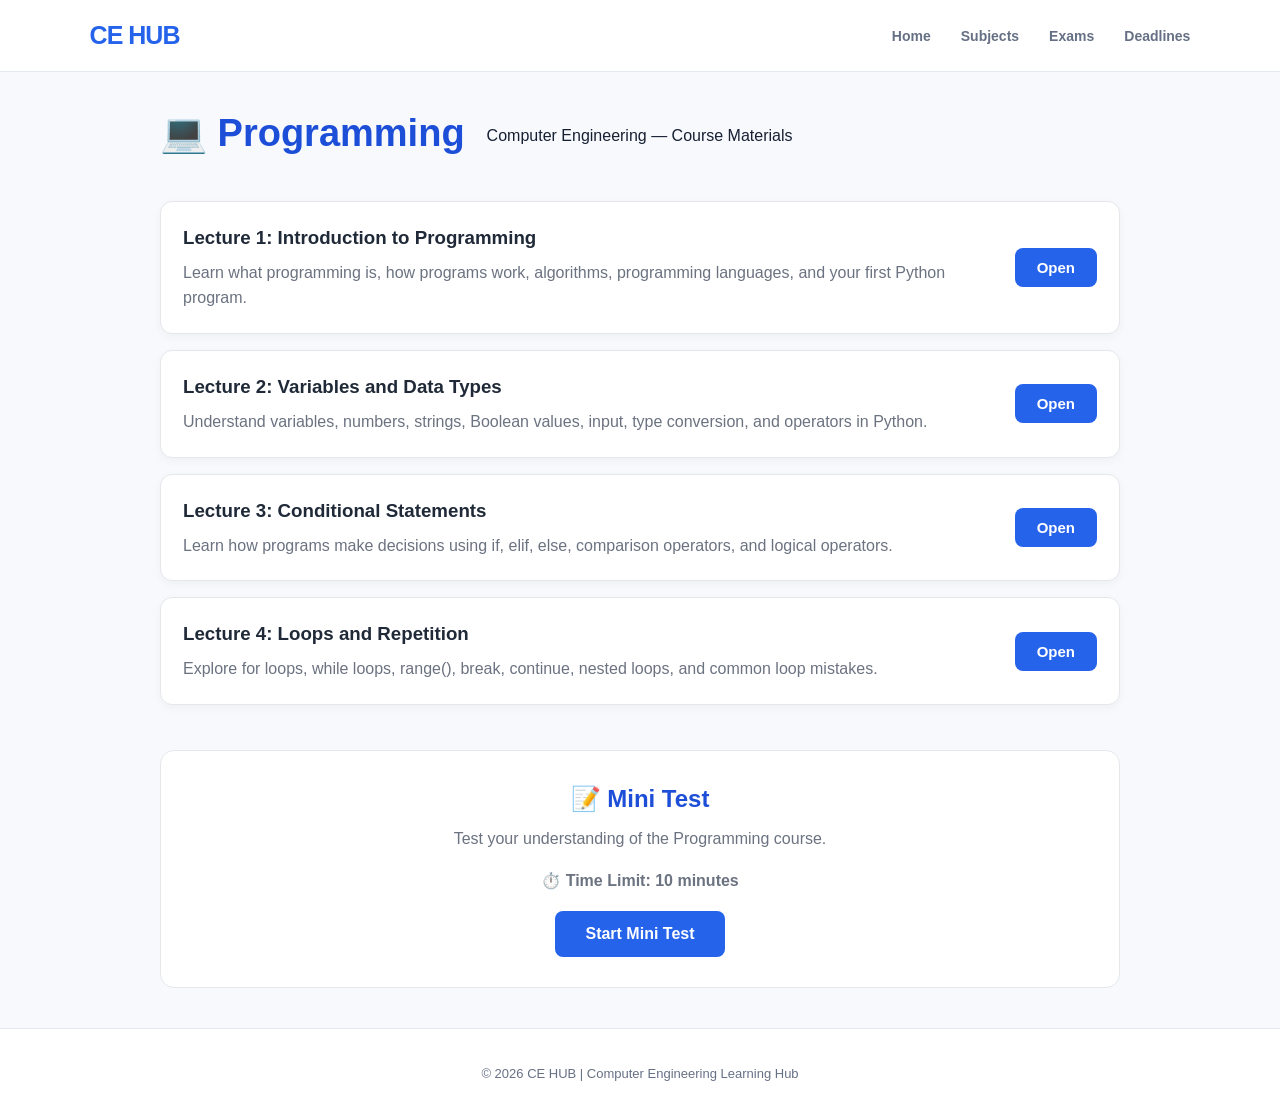
<file: programming.html>
<!DOCTYPE html>
<html lang="en">

<head>
    <meta charset="UTF-8">
    <meta name="viewport" content="width=device-width, initial-scale=1.0">
    <meta name="description" content="Learn programming with CE HUB through computer engineering study materials, coding topics, practice questions, and mini tests.">
    <title>Programming | CE HUB</title>

    <link rel="stylesheet" href="style.css">

    <style>
        .course-container {
            max-width: 1000px;
            margin: 35px auto;
            padding: 0 20px;
        }

        .course-header {
            text-align: center;
            margin-bottom: 35px;
        }

        .course-header h1 {
            color: #1d4ed8;
            margin-bottom: 10px;
        }

        .lecture-card {
            background: white;
            border: 1px solid #e5e7eb;
            border-radius: 12px;
            padding: 22px;
            margin-bottom: 16px;
            display: flex;
            align-items: center;
            justify-content: space-between;
            gap: 20px;
            box-shadow: 0 3px 10px rgba(0, 0, 0, 0.04);
        }

        .lecture-card h3 {
            margin: 0 0 8px;
            color: #1f2937;
        }

        .lecture-card p {
            margin: 0;
            color: #6b7280;
            line-height: 1.6;
        }

        .open-btn,
        .primary-btn {
            display: inline-block;
            background: #2563eb;
            color: white;
            padding: 11px 22px;
            border: none;
            border-radius: 8px;
            text-decoration: none;
            cursor: pointer;
            font-size: 15px;
            font-weight: 600;
            white-space: nowrap;
        }

        .open-btn:hover,
        .primary-btn:hover {
            background: #1d4ed8;
        }

        #lectureViewer {
            display: none;
            background: white;
            border: 1px solid #e5e7eb;
            border-radius: 12px;
            padding: 28px;
            margin: 30px 0;
            line-height: 1.8;
            overflow-wrap: anywhere;
        }

        #lectureContent h2 {
            color: #1d4ed8;
            margin-top: 5px;
        }

        #lectureContent h3 {
            color: #1f2937;
            margin-top: 25px;
        }

        #lectureContent h4 {
            color: #374151;
            margin-top: 20px;
        }

        #lectureContent ul,
        #lectureContent ol {
            padding-left: 25px;
        }

        #lectureContent li {
            margin-bottom: 8px;
        }

        .code-example {
            background: #111827;
            color: #e5e7eb;
            padding: 16px;
            border-radius: 8px;
            overflow-x: auto;
            white-space: pre-wrap;
            font-family: Consolas, monospace;
            line-height: 1.6;
        }

        .info-box {
            background: #eff6ff;
            border-left: 4px solid #2563eb;
            padding: 14px 18px;
            margin: 18px 0;
            border-radius: 5px;
        }

        .quiz-section {
            background: white;
            border: 1px solid #e5e7eb;
            border-radius: 14px;
            padding: 30px;
            margin-top: 45px;
            margin-bottom: 40px;
        }

        .quiz-intro {
            text-align: center;
        }

        .quiz-intro h2 {
            color: #1d4ed8;
            margin-bottom: 10px;
        }

        .quiz-intro p {
            color: #6b7280;
        }

        .time-limit {
            font-weight: 600;
            color: #374151;
            margin: 18px 0;
        }

        .quiz-start {
            font-size: 16px;
            padding: 14px 30px;
        }

        #quizArea,
        #quizResult {
            display: none;
        }

        .quiz-top {
            display: flex;
            justify-content: space-between;
            gap: 12px;
            flex-wrap: wrap;
            margin: 20px 0;
            font-weight: 600;
        }

        #timer {
            color: #dc2626;
        }

        .progress-track {
            width: 100%;
            height: 8px;
            background: #e5e7eb;
            border-radius: 10px;
            overflow: hidden;
            margin-bottom: 25px;
        }

        #progressBar {
            height: 100%;
            width: 0%;
            background: #2563eb;
            transition: width 0.2s;
        }

        #questionText {
            color: #1f2937;
            font-size: 20px;
            line-height: 1.5;
            margin-bottom: 20px;
        }

        .answer-option {
            display: block;
            padding: 14px 16px;
            border: 1px solid #d1d5db;
            border-radius: 9px;
            margin: 10px 0;
            cursor: pointer;
            transition: 0.2s;
        }

        .answer-option:hover {
            background: #eff6ff;
            border-color: #2563eb;
        }

        .answer-option input {
            margin-right: 10px;
            accent-color: #2563eb;
        }

        .quiz-controls {
            display: flex;
            justify-content: space-between;
            align-items: center;
            gap: 12px;
            margin-top: 25px;
            flex-wrap: wrap;
        }

        .secondary-btn {
            background: #e5e7eb;
            color: #1f2937;
            padding: 11px 20px;
            border: none;
            border-radius: 8px;
            cursor: pointer;
            font-weight: 600;
        }

        .secondary-btn:hover {
            background: #d1d5db;
        }

        .result-score {
            font-size: 32px;
            font-weight: 700;
            color: #1d4ed8;
            margin: 15px 0;
        }

        .result-message {
            color: #4b5563;
            line-height: 1.7;
        }

        .review-item {
            text-align: left;
            border-top: 1px solid #e5e7eb;
            padding: 15px 0;
            line-height: 1.6;
        }

        .correct-answer {
            color: #15803d;
            font-weight: 600;
        }

        .wrong-answer {
            color: #dc2626;
            font-weight: 600;
        }

        @media (max-width: 600px) {
            .lecture-card {
                align-items: flex-start;
                flex-direction: column;
            }

            #lectureViewer,
            .quiz-section {
                padding: 20px;
            }

            .open-btn {
                width: auto;
            }
        }
    </style>
</head>

<body>

    <!-- Navigation -->
    <nav class="navbar">
        <div class="logo">CE HUB</div>

        <ul class="nav-links">
            <li><a href="index.html">Home</a></li>
            <li><a href="index.html#subjects">Subjects</a></li>
            <li><a href="exams.html">Exams</a></li>
            <li><a href="deadlines.html">Deadlines</a></li>
        </ul>
    </nav>

    <main class="course-container">

        <!-- Course Header -->
        <header class="course-header">
            <h1>💻 Programming</h1>
            <p>Computer Engineering — Course Materials</p>
        </header>

        <!-- Lecture List -->
        <section id="lectureList">

            <div class="lecture-card">
                <div>
                    <h3>Lecture 1: Introduction to Programming</h3>
                    <p>Learn what programming is, how programs work, algorithms, programming languages, and your first Python program.</p>
                </div>
                <button class="open-btn" onclick="openLecture(0)">Open</button>
            </div>

            <div class="lecture-card">
                <div>
                    <h3>Lecture 2: Variables and Data Types</h3>
                    <p>Understand variables, numbers, strings, Boolean values, input, type conversion, and operators in Python.</p>
                </div>
                <button class="open-btn" onclick="openLecture(1)">Open</button>
            </div>

            <div class="lecture-card">
                <div>
                    <h3>Lecture 3: Conditional Statements</h3>
                    <p>Learn how programs make decisions using if, elif, else, comparison operators, and logical operators.</p>
                </div>
                <button class="open-btn" onclick="openLecture(2)">Open</button>
            </div>

            <div class="lecture-card">
                <div>
                    <h3>Lecture 4: Loops and Repetition</h3>
                    <p>Explore for loops, while loops, range(), break, continue, nested loops, and common loop mistakes.</p>
                </div>
                <button class="open-btn" onclick="openLecture(3)">Open</button>
            </div>

        </section>

        <!-- Lecture Viewer -->
        <section id="lectureViewer">
            <button class="secondary-btn" onclick="closeLecture()">← Back to Lectures</button>
            <div id="lectureContent"></div>
            <button class="secondary-btn" onclick="closeLecture()">← Back to Lectures</button>
        </section>

        <!-- Mini Test -->
        <section class="quiz-section" id="miniTest">

            <div class="quiz-intro" id="quizIntro">
                <h2>📝 Mini Test</h2>
                <p>Test your understanding of the Programming course.</p>
                <p class="time-limit">⏱️ Time Limit: 10 minutes</p>
                <button class="primary-btn quiz-start" onclick="startQuiz()">Start Mini Test</button>
            </div>

            <div id="quizArea">
                <div class="quiz-top">
                    <span id="questionCounter">Question 1 of 10</span>
                    <span id="timer">Time: 10:00</span>
                </div>

                <div class="progress-track">
                    <div id="progressBar"></div>
                </div>

                <h3 id="questionText"></h3>
                <div id="answerOptions"></div>

                <div class="quiz-controls">
                    <button class="secondary-btn" id="previousBtn" onclick="previousQuestion()">Previous</button>
                    <button class="primary-btn" id="nextBtn" onclick="nextQuestion()">Next</button>
                </div>
            </div>

            <div id="quizResult">
                <h2>📝 Test Completed!</h2>
                <p>Your result:</p>
                <div class="result-score" id="scoreText"></div>
                <p class="result-message" id="resultMessage"></p>

                <h3>Answer Review</h3>
                <div id="answerReview"></div>

                <button class="primary-btn" onclick="restartQuiz()">Try Again</button>
            </div>

        </section>

    </main>

    <footer>
        <p>© 2026 CE HUB | Computer Engineering Learning Hub</p>
    </footer>

    <script>
        // =========================================
        // LECTURE MATERIALS
        // =========================================

        const lectureMaterials = [

            {
                title: "Lecture 1: Introduction to Programming",
                content: `
                    <h3>1. What Is Programming?</h3>
                    <p><strong>Programming</strong> is the process of writing instructions that tell a computer how to perform a task. These instructions are written using a programming language that follows specific rules.</p>

                    <p>A computer can perform calculations, store information, process images, run websites, and control devices. However, it needs instructions to know what to do. Programming allows humans to provide those instructions.</p>

                    <div class="info-box">
                        <strong>Key idea:</strong> A program is a set of instructions that a computer executes to complete a particular task.
                    </div>

                    <h3>2. What Is a Program?</h3>
                    <p>A <strong>program</strong> is a collection of instructions written to solve a problem or perform a task.</p>

                    <p>Examples of programs include:</p>
                    <ul>
                        <li>A calculator that performs mathematical operations.</li>
                        <li>A web browser that opens websites.</li>
                        <li>A game that responds to a player's actions.</li>
                        <li>A student management system that stores grades.</li>
                        <li>A banking application that processes transactions.</li>
                    </ul>

                    <h3>3. Hardware and Software</h3>
                    <p><strong>Hardware</strong> refers to the physical components of a computer that you can touch.</p>
                    <ul>
                        <li><strong>CPU:</strong> Executes instructions and performs calculations.</li>
                        <li><strong>RAM:</strong> Temporarily stores data and programs currently in use.</li>
                        <li><strong>Storage:</strong> Keeps files and applications for long-term use.</li>
                        <li><strong>Keyboard:</strong> Allows users to enter information.</li>
                        <li><strong>Monitor:</strong> Displays visual information.</li>
                    </ul>

                    <p><strong>Software</strong> refers to programs and instructions that run on a computer.</p>
                    <ul>
                        <li><strong>System software:</strong> Operating systems and other software that manage computer resources.</li>
                        <li><strong>Application software:</strong> Programs used for tasks such as writing documents, browsing the internet, or editing images.</li>
                    </ul>

                    <p>Hardware and software work together. For example, a music player application is software, while the speakers that produce sound are hardware.</p>

                    <h3>4. How Does a Program Work?</h3>
                    <p>A simplified program execution process can be described in these steps:</p>
                    <ol>
                        <li>The programmer writes instructions in a programming language.</li>
                        <li>The instructions are translated or interpreted into a form the computer can execute.</li>
                        <li>The computer executes the instructions.</li>
                        <li>The program produces an output or performs an action.</li>
                    </ol>

                    <p>For example, a program may receive two numbers, add them together, and display their sum.</p>

                    <h3>5. What Is an Algorithm?</h3>
                    <p>An <strong>algorithm</strong> is a finite, ordered sequence of clear steps used to solve a problem or complete a task.</p>

                    <p>Consider an algorithm for adding two numbers:</p>
                    <ol>
                        <li>Start.</li>
                        <li>Read the first number.</li>
                        <li>Read the second number.</li>
                        <li>Add the two numbers.</li>
                        <li>Display the result.</li>
                        <li>Stop.</li>
                    </ol>

                    <p>A good algorithm should be clear, have well-defined steps, and eventually finish for its intended input.</p>

                    <h3>6. Pseudocode and Flowcharts</h3>
                    <p><strong>Pseudocode</strong> describes an algorithm using simple, structured language without requiring the exact syntax of a programming language.</p>

                    <div class="code-example">START
INPUT number1
INPUT number2
result = number1 + number2
OUTPUT result
STOP</div>

                    <p>A <strong>flowchart</strong> represents an algorithm visually using symbols connected by arrows.</p>
                    <ul>
                        <li><strong>Oval:</strong> Start or end.</li>
                        <li><strong>Rectangle:</strong> A process or calculation.</li>
                        <li><strong>Parallelogram:</strong> Input or output.</li>
                        <li><strong>Diamond:</strong> A decision or condition.</li>
                        <li><strong>Arrows:</strong> The direction of execution.</li>
                    </ul>

                    <h3>7. Programming Languages</h3>
                    <p>A programming language provides rules and symbols for writing computer programs.</p>

                    <p><strong>Machine language:</strong> Instructions represented in binary form, using bits such as 0 and 1.</p>

                    <p><strong>Assembly language:</strong> A low-level language that uses symbolic instructions representing processor operations.</p>

                    <p><strong>High-level languages:</strong> Languages designed to be easier for humans to read and write.</p>

                    <p>Examples include:</p>
                    <ul>
                        <li><strong>Python:</strong> General-purpose programming, automation, data analysis, and AI.</li>
                        <li><strong>C:</strong> Systems programming and embedded applications.</li>
                        <li><strong>C++:</strong> Software, game development, and performance-sensitive applications.</li>
                        <li><strong>Java:</strong> Enterprise applications and many other software systems.</li>
                        <li><strong>JavaScript:</strong> Interactive websites and web applications.</li>
                    </ul>

                    <h3>8. Source Code, Compilers, and Interpreters</h3>
                    <p><strong>Source code</strong> is the human-readable code written by a programmer.</p>

                    <p>A <strong>compiler</strong> translates source code into another form, often machine code or an intermediate representation, before the resulting program is executed.</p>

                    <p>An <strong>interpreter</strong> executes program instructions through an implementation that interprets or evaluates them at runtime.</p>

                    <p>Python is commonly run using an interpreter, although Python implementations may also compile code into an intermediate form internally.</p>

                    <h3>9. Errors in Programming</h3>
                    <p><strong>Syntax error:</strong> The code violates the language's grammar or rules.</p>
                    <div class="code-example">print("Hello"</div>
                    <p>The closing parenthesis is missing.</p>

                    <p><strong>Runtime error:</strong> An error occurs while the program is running.</p>
                    <div class="code-example">number = 10 / 0</div>
                    <p>In Python, dividing by zero raises a ZeroDivisionError.</p>

                    <p><strong>Logic error:</strong> The program runs but produces an incorrect result because the logic is wrong.</p>
                    <div class="code-example">length = 5
width = 3
area = length + width  # Incorrect for rectangle area</div>
                    <p>The correct formula for the area of a rectangle is length multiplied by width.</p>

                    <h3>10. Your First Python Program</h3>
                    <div class="code-example">print("Hello, World!")</div>
                    <p>The <code>print()</code> function displays information in the output.</p>

                    <p>Another example:</p>
                    <div class="code-example">print(5 + 3)
print("Welcome to Programming!")</div>

                    <p>Output:</p>
                    <div class="code-example">8
Welcome to Programming!</div>

                    <h3>Lecture 1 Summary</h3>
                    <ul>
                        <li>Programming means writing instructions for a computer.</li>
                        <li>A program is a collection of instructions.</li>
                        <li>Hardware is physical; software consists of programs and instructions.</li>
                        <li>An algorithm is a sequence of steps used to solve a problem.</li>
                        <li>Pseudocode and flowcharts help plan solutions.</li>
                        <li>Programming languages have specific rules and syntax.</li>
                        <li>Syntax, runtime, and logic errors are different types of programming errors.</li>
                    </ul>
                `
            },

            {
                title: "Lecture 2: Variables and Data Types",
                content: `
                    <h3>1. What Is a Variable?</h3>
                    <p>A <strong>variable</strong> is a name used to refer to a value in a program. Variables allow programs to store, access, and work with information.</p>

                    <div class="code-example">name = "Ali"
age = 18
score = 95</div>

                    <p>In this example, <code>name</code>, <code>age</code>, and <code>score</code> are variable names. Their values are assigned using the equals sign (<code>=</code>).</p>

                    <p>In Python, assignment creates or updates a name's binding to an object. You do not normally need to declare a variable's type in advance.</p>

                    <h3>2. Assigning and Updating Variables</h3>
                    <div class="code-example">x = 10
print(x)

x = 20
print(x)</div>

                    <p>Output:</p>
                    <div class="code-example">10
20</div>

                    <p>The second assignment makes the name <code>x</code> refer to the value 20 instead of 10.</p>

                    <p>Variables can also be used in calculations:</p>
                    <div class="code-example">a = 5
b = 7
total = a + b

print(total)</div>

                    <p>Output: <code>12</code></p>

                    <h3>3. Rules for Naming Variables</h3>
                    <p>Python variable names must follow these rules:</p>
                    <ul>
                        <li>A name may contain letters, digits, and underscores.</li>
                        <li>A name cannot start with a digit.</li>
                        <li>Spaces are not allowed in a variable name.</li>
                        <li>Python keywords such as <code>if</code> and <code>for</code> cannot be used as ordinary variable names.</li>
                        <li>Variable names are case-sensitive: <code>age</code> and <code>Age</code> are different names.</li>
                    </ul>

                    <p>Valid examples:</p>
                    <div class="code-example">student_name = "Aysel"
age2 = 19
total_score = 88</div>

                    <p>Invalid examples:</p>
                    <div class="code-example">2age = 19
student name = "Aysel"</div>

                    <p>Use meaningful names such as <code>total_price</code> rather than unclear names such as <code>x1</code> when the meaning matters.</p>

                    <h3>4. What Is a Data Type?</h3>
                    <p>A <strong>data type</strong> describes the kind of value an object represents and what operations are appropriate for it.</p>

                    <h4>Integer — int</h4>
                    <p>Integers are whole numbers without a fractional part.</p>
                    <div class="code-example">age = 18
temperature = -4
count = 100</div>

                    <h4>Floating-Point Number — float</h4>
                    <p>Floating-point values represent numbers with a fractional part or decimal notation.</p>
                    <div class="code-example">price = 12.5
height = 1.75
pi = 3.14159</div>

                    <h4>String — str</h4>
                    <p>A string is a sequence of characters, usually written inside quotation marks.</p>
                    <div class="code-example">name = "Leyla"
message = 'Hello!'
university = "ADNSU"</div>

                    <p>Strings can be joined using the <code>+</code> operator:</p>
                    <div class="code-example">first_name = "Ali"
last_name = "Mammadov"

full_name = first_name + " " + last_name
print(full_name)</div>

                    <h4>Boolean — bool</h4>
                    <p>A Boolean value represents one of two logical states: <code>True</code> or <code>False</code>.</p>
                    <div class="code-example">is_student = True
is_finished = False</div>

                    <p>Booleans are often used in conditions and decision-making.</p>

                    <h3>5. Checking a Data Type</h3>
                    <p>Python provides the <code>type()</code> function to identify an object's type.</p>
                    <div class="code-example">print(type(10))
print(type(3.14))
print(type("Hello"))
print(type(True))</div>

                    <p>Output:</p>
                    <div class="code-example">&lt;class 'int'&gt;
&lt;class 'float'&gt;
&lt;class 'str'&gt;
&lt;class 'bool'&gt;</div>

                    <h3>6. Type Conversion</h3>
                    <p><strong>Type conversion</strong> means converting a value from one type to another when the conversion is valid.</p>

                    <div class="code-example">number = int("25")
price = float("12.5")
text = str(100)

print(number + 5)
print(price)
print(text)</div>

                    <p>Output:</p>
                    <div class="code-example">30
12.5
100</div>

                    <p>Be careful: <code>int("hello")</code> raises a ValueError because the text cannot be converted to an integer.</p>

                    <h3>7. Getting Input from the User</h3>
                    <p>The <code>input()</code> function reads text entered by the user. Its return value is a string, even if the user enters digits.</p>

                    <div class="code-example">name = input("Enter your name: ")
print("Hello,", name)</div>

                    <p>To perform calculations with user input, convert the input into a numeric type.</p>

                    <div class="code-example">age = int(input("Enter your age: "))
print(age + 1)</div>

                    <p>If the user enters <code>18</code>, the program displays <code>19</code>.</p>

                    <h3>8. Arithmetic Operators</h3>
                    <p>Python supports several arithmetic operators.</p>

                    <ul>
                        <li><code>+</code> — addition</li>
                        <li><code>-</code> — subtraction</li>
                        <li><code>*</code> — multiplication</li>
                        <li><code>/</code> — division, producing a floating-point result</li>
                        <li><code>//</code> — floor division</li>
                        <li><code>%</code> — remainder (modulo)</li>
                        <li><code>**</code> — exponentiation</li>
                    </ul>

                    <div class="code-example">print(10 + 3)   # 13
print(10 - 3)   # 7
print(10 * 3)   # 30
print(10 / 3)   # 3.333...
print(10 // 3)  # 3
print(10 % 3)   # 1
print(2 ** 3)   # 8</div>

                    <h3>9. Operator Precedence</h3>
                    <p>Python follows an order of operations. Parentheses can make the intended order clearer.</p>

                    <div class="code-example">result1 = 2 + 3 * 4
result2 = (2 + 3) * 4

print(result1)
print(result2)</div>

                    <p>Output:</p>
                    <div class="code-example">14
20</div>

                    <p>Multiplication happens before addition in the first expression. In the second expression, parentheses make addition happen first.</p>

                    <h3>10. Common Mistakes</h3>
                    <p><strong>Mistake 1: Forgetting that input() returns a string.</strong></p>
                    <div class="code-example">number = input("Enter a number: ")
print(number + 5)  # TypeError</div>
                    <p>Correction:</p>
                    <div class="code-example">number = int(input("Enter a number: "))
print(number + 5)</div>

                    <p><strong>Mistake 2: Confusing assignment and comparison.</strong></p>
                    <ul>
                        <li><code>=</code> assigns a value.</li>
                        <li><code>==</code> checks whether two values are equal.</li>
                    </ul>

                    <p><strong>Mistake 3: Using an undefined variable.</strong></p>
                    <div class="code-example">print(total)  # NameError if total was never defined</div>

                    <h3>Lecture 2 Summary</h3>
                    <ul>
                        <li>Variables let programs work with stored values.</li>
                        <li>Common Python types include int, float, str, and bool.</li>
                        <li>The <code>type()</code> function checks a value's type.</li>
                        <li><code>input()</code> returns a string.</li>
                        <li>Functions such as <code>int()</code> and <code>float()</code> perform type conversion.</li>
                        <li>Python supports arithmetic operators such as +, -, *, /, //, %, and **.</li>
                    </ul>
                `
            },

            {
                title: "Lecture 3: Conditional Statements",
                content: `
                    <h3>1. What Are Conditional Statements?</h3>
                    <p><strong>Conditional statements</strong> allow a program to choose which instructions to execute depending on whether a condition is true or false.</p>

                    <p>Programs use conditions to make decisions. For example:</p>
                    <ul>
                        <li>Determine whether a student passed an exam.</li>
                        <li>Check whether a user entered the correct password.</li>
                        <li>Decide whether a number is positive or negative.</li>
                        <li>Determine whether a purchase qualifies for a discount.</li>
                    </ul>

                    <h3>2. Comparison Operators</h3>
                    <p>Comparison operators compare values and produce a Boolean result: <code>True</code> or <code>False</code>.</p>

                    <ul>
                        <li><code>==</code> — equal to</li>
                        <li><code>!=</code> — not equal to</li>
                        <li><code>&gt;</code> — greater than</li>
                        <li><code>&lt;</code> — less than</li>
                        <li><code>&gt;=</code> — greater than or equal to</li>
                        <li><code>&lt;=</code> — less than or equal to</li>
                    </ul>

                    <div class="code-example">print(5 == 5)   # True
print(5 != 3)   # True
print(7 > 10)   # False
print(8 >= 8)   # True
print(4 < 2)    # False</div>

                    <h3>3. The if Statement</h3>
                    <p>The <code>if</code> statement executes a block of code only when its condition is true.</p>

                    <div class="code-example">age = 20

if age >= 18:
    print("You are an adult.")</div>

                    <p>Because <code>age</code> is 20, the condition is true and the message is displayed.</p>

                    <p>Python uses indentation to define the body of a conditional statement. The colon (<code>:</code>) after the condition is required.</p>

                    <h3>4. The if-else Statement</h3>
                    <p>The <code>else</code> block executes when the <code>if</code> condition is false.</p>

                    <div class="code-example">age = 16

if age >= 18:
    print("Adult")
else:
    print("Not an adult")</div>

                    <p>Output: <code>Not an adult</code></p>

                    <p>Only one of these two branches runs in this example.</p>

                    <h3>5. The if-elif-else Structure</h3>
                    <p>Use <code>elif</code> when there are several possible conditions. Python checks the conditions in order and executes the first matching branch.</p>

                    <div class="code-example">score = 85

if score >= 90:
    print("Grade A")
elif score >= 80:
    print("Grade B")
elif score >= 70:
    print("Grade C")
else:
    print("Needs improvement")</div>

                    <p>Output: <code>Grade B</code></p>

                    <p>The first condition is false. The second condition is true, so Python prints Grade B and skips the remaining branches.</p>

                    <div class="info-box">
                        <strong>Important:</strong> The order of conditions matters. In an if-elif-else chain, once a condition is true, the remaining branches are skipped.
                    </div>

                    <h3>6. Logical Operators</h3>
                    <p>Logical operators combine conditions or reverse a condition.</p>

                    <h4>and</h4>
                    <p><code>and</code> evaluates to true when both conditions are true.</p>
                    <div class="code-example">age = 20
has_id = True

if age >= 18 and has_id:
    print("Requirements satisfied")</div>

                    <h4>or</h4>
                    <p><code>or</code> evaluates to true when at least one condition is true.</p>
                    <div class="code-example">is_weekend = True
is_holiday = False

if is_weekend or is_holiday:
    print("No regular classes")</div>

                    <h4>not</h4>
                    <p><code>not</code> reverses a Boolean condition.</p>
                    <div class="code-example">is_raining = False

if not is_raining:
    print("You can consider going for a walk")</div>

                    <h3>7. Nested if Statements</h3>
                    <p>A <strong>nested conditional</strong> is an if statement placed inside another conditional block.</p>

                    <div class="code-example">age = 20
has_ticket = True

if age >= 18:
    if has_ticket:
        print("Entry allowed")
    else:
        print("A ticket is required")
else:
    print("Age requirement not met")</div>

                    <p>Nested conditions are useful when one decision depends on another decision.</p>

                    <h3>8. Checking Whether a Number Is Positive, Negative, or Zero</h3>
                    <div class="code-example">number = int(input("Enter a number: "))

if number > 0:
    print("Positive")
elif number < 0:
    print("Negative")
else:
    print("Zero")</div>

                    <p>This example shows how several mutually exclusive possibilities can be handled using if, elif, and else.</p>

                    <h3>9. Checking Even and Odd Numbers</h3>
                    <p>The modulo operator (<code>%</code>) gives the remainder after division. An integer is even if dividing it by 2 leaves a remainder of 0.</p>

                    <div class="code-example">number = int(input("Enter an integer: "))

if number % 2 == 0:
    print("Even")
else:
    print("Odd")</div>

                    <h3>10. Truthy and Falsy Values</h3>
                    <p>Python conditions do not always need to contain an explicit comparison. Values can also be evaluated for truthiness.</p>

                    <p>Examples of values that are falsy include:</p>
                    <ul>
                        <li><code>False</code></li>
                        <li><code>None</code></li>
                        <li>The number <code>0</code></li>
                        <li>Empty strings such as <code>""</code></li>
                        <li>Empty lists such as <code>[]</code></li>
                    </ul>

                    <div class="code-example">name = input("Enter your name: ")

if name:
    print("Hello,", name)
else:
    print("You did not enter a name")</div>

                    <p>If the user enters an empty string, the condition is false.</p>

                    <h3>11. Common Conditional Errors</h3>
                    <p><strong>Error 1: Using = instead of == in a comparison.</strong></p>
                    <div class="code-example"># Incorrect
# if age = 18:

# Correct
if age == 18:
    print("Age is 18")</div>

                    <p><strong>Error 2: Forgetting the colon.</strong></p>
                    <div class="code-example">if age >= 18:
    print("Adult")</div>

                    <p><strong>Error 3: Incorrect indentation.</strong></p>
                    <div class="code-example">if age >= 18:
    print("Adult")</div>

                    <p>The print statement must be indented to belong to the if block.</p>

                    <p><strong>Error 4: Incorrect condition order.</strong></p>
                    <div class="code-example">score = 95

if score >= 50:
    print("Passed")
elif score >= 90:
    print("Excellent")</div>

                    <p>The second branch will never be reached for a score of 95 because the first condition is already true. Check more specific conditions first if they need to take priority.</p>

                    <h3>Lecture 3 Summary</h3>
                    <ul>
                        <li>Conditional statements allow programs to make decisions.</li>
                        <li><code>if</code> checks a condition.</li>
                        <li><code>else</code> handles the alternative branch.</li>
                        <li><code>elif</code> checks additional conditions.</li>
                        <li>Comparison operators return Boolean results.</li>
                        <li><code>and</code>, <code>or</code>, and <code>not</code> combine or reverse conditions.</li>
                        <li>Python uses indentation and colons in conditional blocks.</li>
                    </ul>
                `
            },

            {
                title: "Lecture 4: Loops and Repetition",
                content: `
                    <h3>1. What Is a Loop?</h3>
                    <p>A <strong>loop</strong> is a programming structure that repeats a block of instructions. Loops help programmers avoid writing the same code many times.</p>

                    <p>For example, instead of writing five separate print statements, a loop can display the same message five times.</p>

                    <div class="code-example">for i in range(5):
    print("Hello")</div>

                    <p>The message is printed five times.</p>

                    <h3>2. Why Are Loops Useful?</h3>
                    <p>Loops are useful when you need to:</p>
                    <ul>
                        <li>Process many items in a list.</li>
                        <li>Repeat a calculation.</li>
                        <li>Read multiple user inputs.</li>
                        <li>Count numbers.</li>
                        <li>Search through data.</li>
                        <li>Keep a program running until a condition changes.</li>
                    </ul>

                    <h3>3. The for Loop</h3>
                    <p>A <code>for</code> loop iterates over the items of an iterable, such as a list, string, or range of numbers.</p>

                    <div class="code-example">for number in [1, 2, 3, 4, 5]:
    print(number)</div>

                    <p>Output:</p>
                    <div class="code-example">1
2
3
4
5</div>

                    <p>On each iteration, the variable <code>number</code> refers to the next item in the list.</p>

                    <h3>4. The range() Function</h3>
                    <p>The <code>range()</code> function produces a sequence of integers commonly used with for loops.</p>

                    <p><strong>range(stop)</strong> starts at 0 and stops before the specified number.</p>
                    <div class="code-example">for i in range(5):
    print(i)</div>

                    <p>Output:</p>
                    <div class="code-example">0
1
2
3
4</div>

                    <p>There are five values because the stop value, 5, is not included.</p>

                    <p><strong>range(start, stop)</strong> begins at the start value and stops before the stop value.</p>
                    <div class="code-example">for i in range(2, 6):
    print(i)</div>

                    <p>Output: 2, 3, 4, 5.</p>

                    <p><strong>range(start, stop, step)</strong> uses the step to control how the sequence changes.</p>
                    <div class="code-example">for i in range(0, 10, 2):
    print(i)</div>

                    <p>Output: 0, 2, 4, 6, 8.</p>

                    <h3>5. Counting Backwards</h3>
                    <p>A negative step allows a range to count downwards.</p>

                    <div class="code-example">for i in range(5, 0, -1):
    print(i)</div>

                    <p>Output: 5, 4, 3, 2, 1.</p>

                    <p>Remember that the stop value is still excluded.</p>

                    <h3>6. The while Loop</h3>
                    <p>A <code>while</code> loop repeats its body while its condition remains true.</p>

                    <div class="code-example">count = 1

while count <= 5:
    print(count)
    count = count + 1</div>

                    <p>Output: 1, 2, 3, 4, 5.</p>

                    <p>In this example:</p>
                    <ol>
                        <li>The variable <code>count</code> starts at 1.</li>
                        <li>The program checks whether <code>count <= 5</code>.</li>
                        <li>If the condition is true, the value is printed.</li>
                        <li>The value of count increases by 1.</li>
                        <li>The condition is checked again.</li>
                        <li>The loop ends when the condition becomes false.</li>
                    </ol>

                    <h3>7. Updating a Loop Variable</h3>
                    <p>A loop often uses a variable to track its progress. In a while loop, you must ensure that the loop can eventually stop.</p>

                    <div class="code-example">count = 1

while count <= 3:
    print(count)
    count += 1</div>

                    <p>The statement <code>count += 1</code> is a shorter way to write <code>count = count + 1</code>.</p>

                    <h3>8. Infinite Loops</h3>
                    <p>An <strong>infinite loop</strong> is a loop that does not terminate under its current execution conditions.</p>

                    <div class="code-example">count = 1

while count <= 5:
    print(count)
    # count is never increased</div>

                    <p>In this example, count stays at 1, so the condition remains true. The program keeps repeating the loop.</p>

                    <p>To avoid accidental infinite loops, check that the loop condition can eventually become false or that another valid exit condition exists.</p>

                    <h3>9. The break Statement</h3>
                    <p>The <code>break</code> statement immediately exits the nearest enclosing loop.</p>

                    <div class="code-example">for number in range(1, 10):
    if number == 5:
        break
    print(number)</div>

                    <p>Output:</p>
                    <div class="code-example">1
2
3
4</div>

                    <p>When number becomes 5, the break statement ends the loop before 5 is printed.</p>

                    <h3>10. The continue Statement</h3>
                    <p>The <code>continue</code> statement skips the remaining instructions in the current iteration and proceeds to the next iteration.</p>

                    <div class="code-example">for number in range(1, 6):
    if number == 3:
        continue
    print(number)</div>

                    <p>Output:</p>
                    <div class="code-example">1
2
4
5</div>

                    <p>The value 3 is skipped, but the loop continues with 4 and 5.</p>

                    <div class="info-box">
                        <strong>Remember:</strong> <code>break</code> exits the loop. <code>continue</code> skips to the next iteration.
                    </div>

                    <h3>11. Nested Loops</h3>
                    <p>A <strong>nested loop</strong> is a loop placed inside another loop. The inner loop generally runs through its iterations for each iteration of the outer loop.</p>

                    <div class="code-example">for row in range(1, 4):
    for column in range(1, 3):
        print(row, column)</div>

                    <p>The output consists of these pairs:</p>
                    <div class="code-example">1 1
1 2
2 1
2 2
3 1
3 2</div>

                    <p>The outer loop has three iterations, and the inner loop has two iterations for each outer iteration. The print statement therefore runs six times.</p>

                    <h3>12. Accumulators and Calculating a Sum</h3>
                    <p>An <strong>accumulator</strong> is a variable that collects a result across multiple iterations, such as a total or sum.</p>

                    <div class="code-example">total = 0

for number in range(1, 6):
    total = total + number

print(total)</div>

                    <p>Output: <code>15</code></p>

                    <p>The program adds 1 + 2 + 3 + 4 + 5. The total starts at zero and is updated on each iteration.</p>

                    <h3>13. Iterating Through a String</h3>
                    <p>A string is iterable, which means a for loop can process its characters one by one.</p>

                    <div class="code-example">word = "CODE"

for letter in word:
    print(letter)</div>

                    <p>Output:</p>
                    <div class="code-example">C
O
D
E</div>

                    <h3>14. Choosing Between for and while</h3>
                    <p>Use a <code>for</code> loop when you want to iterate over a sequence or a known range of values.</p>

                    <div class="code-example">for i in range(10):
    print(i)</div>

                    <p>Use a <code>while</code> loop when repetition depends on a condition and the number of iterations may not be known in advance.</p>

                    <div class="code-example">command = ""

while command != "quit":
    command = input("Enter a command (or quit): ")</div>

                    <p>This loop continues until the user enters <code>quit</code>.</p>

                    <h3>15. Common Loop Mistakes</h3>
                    <ul>
                        <li><strong>Off-by-one error:</strong> Forgetting that range() excludes its stop value.</li>
                        <li><strong>Infinite loop:</strong> Forgetting to update a variable that affects the while condition.</li>
                        <li><strong>Wrong indentation:</strong> Placing statements inside or outside a loop incorrectly.</li>
                        <li><strong>Wrong use of break:</strong> Exiting the loop when you only wanted to skip one iteration.</li>
                        <li><strong>Incorrect accumulator initialization:</strong> Forgetting to set a total variable before the loop.</li>
                    </ul>

                    <h3>Lecture 4 Summary</h3>
                    <ul>
                        <li>Loops repeat instructions.</li>
                        <li>For loops iterate over sequences and other iterables.</li>
                        <li>range() generates integer sequences and excludes the stop value.</li>
                        <li>While loops repeat as long as their conditions are true.</li>
                        <li>Loop variables often need to be updated to ensure termination.</li>
                        <li>break exits a loop; continue skips the current iteration.</li>
                        <li>Nested loops contain one loop inside another.</li>
                        <li>Accumulators can calculate totals across iterations.</li>
                    </ul>
                `
            }

        ];

        // =========================================
        // OPEN AND CLOSE LECTURES
        // =========================================

        function openLecture(index) {
            const lecture = lectureMaterials[index];

            if (!lecture) {
                return;
            }

            document.getElementById("lectureList").style.display = "none";
            document.getElementById("miniTest").style.display = "none";

            const viewer = document.getElementById("lectureViewer");
            const content = document.getElementById("lectureContent");

            content.innerHTML = `
                <h2>${lecture.title}</h2>
                ${lecture.content}
            `;

            viewer.style.display = "block";
            window.scrollTo({ top: 0, behavior: "smooth" });
        }

        function closeLecture() {
            document.getElementById("lectureViewer").style.display = "none";
            document.getElementById("lectureList").style.display = "block";
            document.getElementById("miniTest").style.display = "block";

            window.scrollTo({ top: 0, behavior: "smooth" });
        }

        // =========================================
        // MINI TEST QUESTIONS
        // =========================================

        const quizQuestions = [
            {
                question: "1. What is the main purpose of programming?",
                options: [
                    "A. To physically build computer parts",
                    "B. To write instructions that a computer can execute",
                    "C. To increase the size of a monitor",
                    "D. To replace all computer hardware"
                ],
                answer: 1
            },
            {
                question: "2. Which Python function displays information in the output?",
                options: [
                    "A. input()",
                    "B. type()",
                    "C. print()",
                    "D. int()"
                ],
                answer: 2
            },
            {
                question: "3. Which data type represents True or False?",
                options: [
                    "A. str",
                    "B. float",
                    "C. int",
                    "D. bool"
                ],
                answer: 3
            },
            {
                question: "4. What is the output of print(10 % 3)?",
                options: [
                    "A. 3",
                    "B. 1",
                    "C. 0",
                    "D. 3.33"
                ],
                answer: 1
            },
            {
                question: "5. Which operator checks whether two values are equal?",
                options: [
                    "A. =",
                    "B. !=",
                    "C. ==",
                    "D. >"
                ],
                answer: 2
            },
            {
                question: "6. Which keyword checks another condition after an if?",
                options: [
                    "A. elif",
                    "B. repeat",
                    "C. loop",
                    "D. define"
                ],
                answer: 0
            },
            {
                question: "7. What does range(5) generate in a for loop?",
                options: [
                    "A. 1, 2, 3, 4, 5",
                    "B. 0, 1, 2, 3, 4",
                    "C. 0, 1, 2, 3, 4, 5",
                    "D. 5, 4, 3, 2, 1"
                ],
                answer: 1
            },
            {
                question: "8. Which loop repeats while its condition is True?",
                options: [
                    "A. if loop",
                    "B. print loop",
                    "C. while loop",
                    "D. type loop"
                ],
                answer: 2
            },
            {
                question: "9. What does the break statement do?",
                options: [
                    "A. Exits the nearest enclosing loop",
                    "B. Skips only the current iteration",
                    "C. Restarts the entire program",
                    "D. Converts a string to an integer"
                ],
                answer: 0
            },
            {
                question: "10. What is the output of this code? for i in range(3): print(i)",
                options: [
                    "A. 1, 2, 3",
                    "B. 0, 1, 2, 3",
                    "C. 3, 2, 1",
                    "D. 0, 1, 2"
                ],
                answer: 3
            }
        ];

        let currentQuestion = 0;
        let userAnswers = [];
        let timeLeft = 600;
        let quizTimer = null;
        let quizFinished = false;

        function startQuiz() {
            clearInterval(quizTimer);

            currentQuestion = 0;
            userAnswers = new Array(quizQuestions.length).fill(null);
            timeLeft = 600;
            quizFinished = false;

            document.getElementById("quizIntro").style.display = "none";
            document.getElementById("quizResult").style.display = "none";
            document.getElementById("quizArea").style.display = "block";

            renderQuestion();
            updateTimer();

            quizTimer = setInterval(function () {
                timeLeft--;
                updateTimer();

                if (timeLeft <= 0) {
                    finishQuiz();
                }
            }, 1000);

            document.getElementById("miniTest").scrollIntoView({
                behavior: "smooth",
                block: "start"
            });
        }

        function updateTimer() {
            const minutes = Math.floor(timeLeft / 60);
            const seconds = timeLeft % 60;

            document.getElementById("timer").textContent =
                "Time: " +
                String(minutes).padStart(2, "0") +
                ":" +
                String(seconds).padStart(2, "0");
        }

        function renderQuestion() {
            const question = quizQuestions[currentQuestion];

            document.getElementById("questionCounter").textContent =
                "Question " + (currentQuestion + 1) +
                " of " + quizQuestions.length;

            document.getElementById("progressBar").style.width =
                ((currentQuestion + 1) / quizQuestions.length * 100) + "%";

            document.getElementById("questionText").textContent =
                question.question;

            const optionsContainer = document.getElementById("answerOptions");
            optionsContainer.innerHTML = "";

            question.options.forEach(function (option, index) {
                const label = document.createElement("label");
                label.className = "answer-option";

                const radio = document.createElement("input");
                radio.type = "radio";
                radio.name = "quizAnswer";
                radio.value = index;
                radio.checked = userAnswers[currentQuestion] === index;

                radio.addEventListener("change", function () {
                    userAnswers[currentQuestion] = index;
                });

                label.appendChild(radio);
                label.appendChild(document.createTextNode(option));
                optionsContainer.appendChild(label);
            });

            document.getElementById("previousBtn").disabled =
                currentQuestion === 0;

            const nextButton = document.getElementById("nextBtn");

            if (currentQuestion === quizQuestions.length - 1) {
                nextButton.textContent = "Finish Test";
            } else {
                nextButton.textContent = "Next";
            }
        }

        function nextQuestion() {
            if (quizFinished) {
                return;
            }

            if (currentQuestion === quizQuestions.length - 1) {
                finishQuiz();
                return;
            }

            currentQuestion++;
            renderQuestion();
        }

        function previousQuestion() {
            if (quizFinished || currentQuestion === 0) {
                return;
            }

            currentQuestion--;
            renderQuestion();
        }

        function finishQuiz() {
            if (quizFinished) {
                return;
            }

            quizFinished = true;
            clearInterval(quizTimer);

            let score = 0;

            quizQuestions.forEach(function (question, index) {
                if (userAnswers[index] === question.answer) {
                    score++;
                }
            });

            const percentage = Math.round(
                (score / quizQuestions.length) * 100
            );

            document.getElementById("quizArea").style.display = "none";
            document.getElementById("quizResult").style.display = "block";

            document.getElementById("scoreText").textContent =
                score + "/" + quizQuestions.length + " — " + percentage + "%";

            let message = "";

            if (percentage === 100) {
                message = "Excellent! You answered every question correctly.";
            } else if (percentage >= 80) {
                message = "Great job! You have a strong understanding of the material.";
            } else if (percentage >= 60) {
                message = "Good effort! Review the incorrect answers to improve.";
            } else {
                message = "Keep practicing! Review the lectures and try the test again.";
            }

            document.getElementById("resultMessage").textContent = message;

            const review = document.getElementById("answerReview");
            review.innerHTML = "";

            quizQuestions.forEach(function (question, index) {
                const item = document.createElement("div");
                item.className = "review-item";

                const questionTitle = document.createElement("p");
                questionTitle.textContent = question.question;
                item.appendChild(questionTitle);

                const yourAnswer = document.createElement("p");

                if (userAnswers[index] === null) {
                    yourAnswer.textContent = "Your answer: Not answered";
                    yourAnswer.className = "wrong-answer";
                } else {
                    yourAnswer.textContent =
                        "Your answer: " + question.options[userAnswers[index]];

                    yourAnswer.className =
                        userAnswers[index] === question.answer
                            ? "correct-answer"
                            : "wrong-answer";
                }

                item.appendChild(yourAnswer);

                const correctAnswer = document.createElement("p");
                correctAnswer.textContent =
                    "Correct answer: " + question.options[question.answer];
                correctAnswer.className = "correct-answer";

                item.appendChild(correctAnswer);
                review.appendChild(item);
            });

            document.getElementById("quizResult").scrollIntoView({
                behavior: "smooth",
                block: "start"
            });
        }

        function restartQuiz() {
            startQuiz();
        }
    </script>

</body>
</html>
</file>
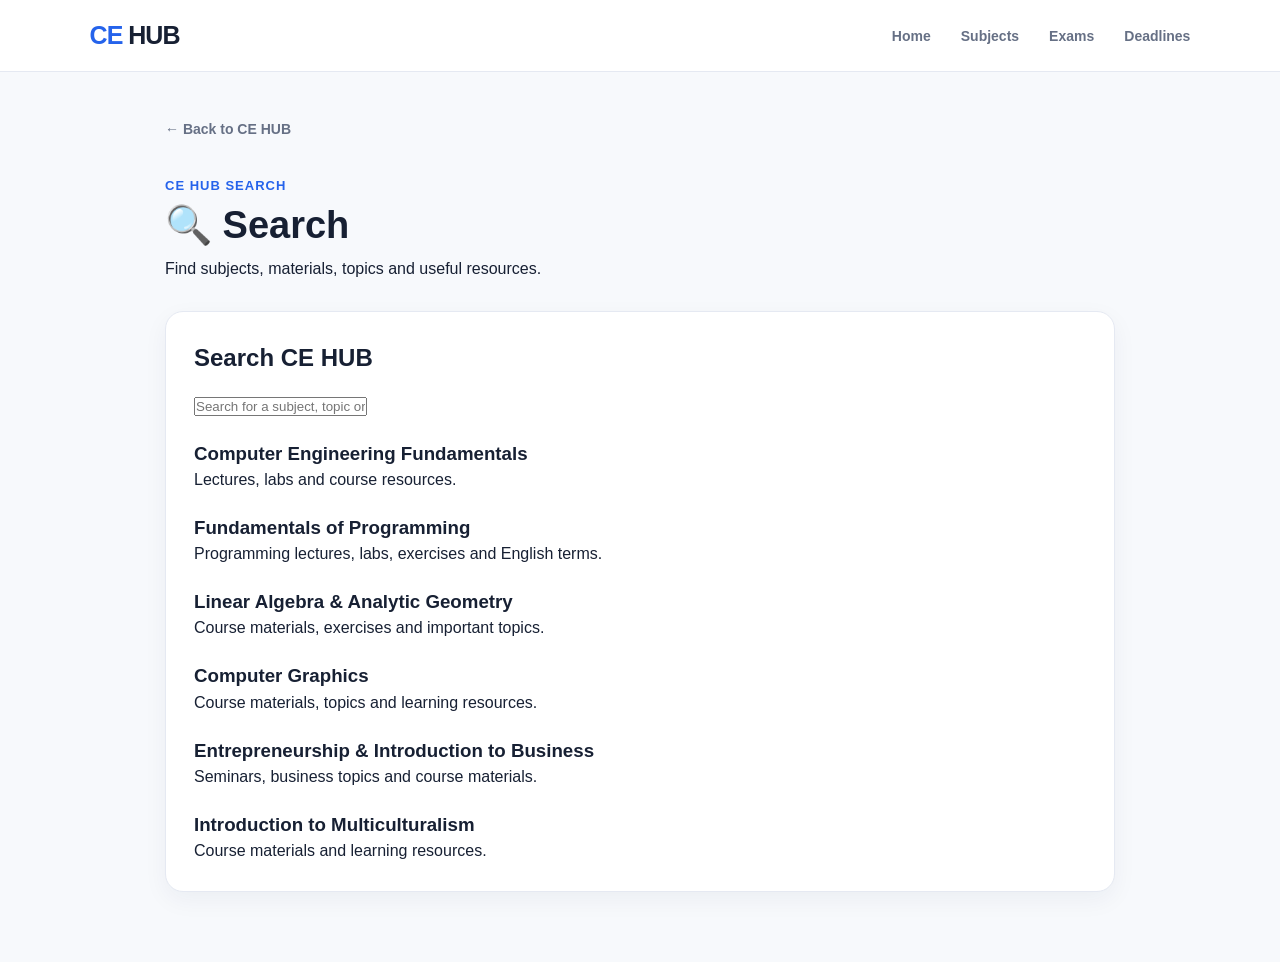
<file: search.html>
<!DOCTYPE html>
<html lang="en">

<head>
    <meta charset="UTF-8">
    <meta name="viewport" content="width=device-width, initial-scale=1.0">
    <meta name="description" content="Search CE HUB for computer engineering subjects, study materials, programming resources, mini tests, and university exam preparation.">
    <title>Search | CE HUB</title>

    <link rel="stylesheet" href="style.css">
</head>

<body>

    <nav class="navbar">

        <div class="logo">
            CE <span>HUB</span>
        </div>

        <ul class="nav-links">
            <li><a href="index.html">Home</a></li>
            <li><a href="index.html#subjects">Subjects</a></li>
            <li><a href="exams.html">Exams</a></li>
            <li><a href="deadlines.html">Deadlines</a></li>
        </ul>

    </nav>


    <main class="course-page">

        <a href="index.html" class="back-link">
            ← Back to CE HUB
        </a>


        <div class="course-header">

            <div>
                <p class="eyebrow">CE HUB SEARCH</p>

                <h1>🔍 Search</h1>

                <p>
                    Find subjects, materials, topics and useful resources.
                </p>
            </div>

        </div>


        <section class="info-card">

            <h2>Search CE HUB</h2>

            <input
                type="text"
                id="searchInput"
                class="search-input"
                placeholder="Search for a subject, topic or material..."
            >


            <div id="searchResults" class="search-results">


                <!-- Computer Engineering Fundamentals -->
                <a href="computer-engineering-fundamentals.html"
                   class="search-result">

                    <h3>Computer Engineering Fundamentals</h3>

                    <p>
                        Lectures, labs and course resources.
                    </p>

                </a>


                <!-- Fundamentals of Programming -->
                <a href="programming.html"
                   class="search-result">

                    <h3>Fundamentals of Programming</h3>

                    <p>
                        Programming lectures, labs, exercises and English terms.
                    </p>

                </a>


                <!-- Linear Algebra -->
                <a href="linear-algebra.html"
                   class="search-result">

                    <h3>Linear Algebra &amp; Analytic Geometry</h3>

                    <p>
                        Course materials, exercises and important topics.
                    </p>

                </a>


                <!-- Computer Graphics -->
                <a href="graphics.html"
                   class="search-result">

                    <h3>Computer Graphics</h3>

                    <p>
                        Course materials, topics and learning resources.
                    </p>

                </a>


                <!-- Entrepreneurship -->
                <a href="entrepreneurship.html"
                   class="search-result">

                    <h3>Entrepreneurship &amp; Introduction to Business</h3>

                    <p>
                        Seminars, business topics and course materials.
                    </p>

                </a>


                <!-- Multiculturalism -->
                <a href="multiculturalism.html"
                   class="search-result">

                    <h3>Introduction to Multiculturalism</h3>

                    <p>
                        Course materials and learning resources.
                    </p>

                </a>


                <!-- No Results -->
                <p id="noResults" style="display: none;">
                    No results found.
                </p>


            </div>

        </section>

    </main>


    <script>

        const searchInput = document.getElementById("searchInput");
        const results = document.querySelectorAll(".search-result");
        const noResults = document.getElementById("noResults");


        searchInput.addEventListener("input", function () {

            const searchText = searchInput.value.toLowerCase().trim();

            let found = false;


            results.forEach(function (result) {

                const text = result.textContent.toLowerCase();


                if (text.includes(searchText)) {

                    result.style.display = "block";
                    found = true;

                } else {

                    result.style.display = "none";

                }

            });


            if (searchText !== "" && !found) {

                noResults.style.display = "block";

            } else {

                noResults.style.display = "none";

            }

        });

    </script>


</body>

</html>
</file>
<file: style.css>
* {
    margin: 0;
    padding: 0;
    box-sizing: border-box;
}

:root {
    --blue: #2563eb;
    --blue-dark: #1d4ed8;
    --blue-light: #eff6ff;
    --text: #172033;
    --muted: #667085;
    --border: #e5e9f2;
    --background: #f7f9fc;
    --white: #ffffff;
}

body {
    font-family: Arial, Helvetica, sans-serif;
    background: var(--background);
    color: var(--text);
    line-height: 1.5;
}


/* =========================
   NAVIGATION
========================= */

.navbar {
    height: 72px;
    background: rgba(255, 255, 255, 0.95);
    border-bottom: 1px solid var(--border);

    display: flex;
    align-items: center;
    justify-content: space-between;

    padding: 0 7%;

    position: sticky;
    top: 0;
    z-index: 100;
}

.logo {
    font-size: 25px;
    font-weight: 800;
    letter-spacing: -1px;
    color: var(--blue);
}

.logo span {
    color: var(--text);
}

.nav-links {
    display: flex;
    gap: 30px;
    list-style: none;
}

.nav-links a {
    text-decoration: none;
    color: var(--muted);
    font-size: 14px;
    font-weight: 600;
    transition: 0.2s;
}

.nav-links a:hover {
    color: var(--blue);
}


/* =========================
   HERO
========================= */

.hero {
    max-width: 1100px;
    margin: 0 auto;
    padding: 90px 25px 70px;
}

.welcome {
    color: var(--blue);
    font-size: 12px;
    font-weight: 800;
    letter-spacing: 2px;
    margin-bottom: 18px;
}

.hero h1 {
    font-size: 58px;
    line-height: 1.05;
    letter-spacing: -2px;
    margin-bottom: 25px;
}

.hero h1 span {
    color: var(--blue);
}

.hero > p:not(.welcome) {
    max-width: 620px;
    color: var(--muted);
    font-size: 18px;
    line-height: 1.7;
    margin-bottom: 32px;
}

.primary-btn {
    display: inline-block;
    background: var(--blue);
    color: white;

    padding: 14px 23px;
    border-radius: 10px;

    text-decoration: none;
    font-size: 15px;
    font-weight: 700;

    transition: 0.2s;
}

.primary-btn:hover {
    background: var(--blue-dark);
    transform: translateY(-2px);
}


/* =========================
   SECTIONS
========================= */

.dashboard {
    max-width: 1100px;
    margin: 0 auto;
    padding: 25px 25px 55px;
}

.section-title {
    display: flex;
    align-items: end;
    justify-content: space-between;
    margin-bottom: 22px;
}

.small-title {
    color: var(--blue);
    font-size: 11px;
    font-weight: 800;
    letter-spacing: 1.5px;
    margin-bottom: 5px;
}

.section-title h2 {
    font-size: 28px;
    letter-spacing: -0.5px;
}

.course-count {
    background: var(--blue-light);
    color: var(--blue);
    padding: 7px 13px;
    border-radius: 20px;
    font-size: 13px;
    font-weight: 700;
}


/* =========================
   SUBJECTS
========================= */

.subjects-grid {
    display: grid;
    grid-template-columns: repeat(2, 1fr);
    gap: 18px;
}

.subject-card {
    background: var(--white);
    border: 1px solid var(--border);
    border-radius: 16px;

    padding: 22px;

    display: flex;
    align-items: center;
    gap: 17px;

    cursor: pointer;

    transition: 0.25s;
}

.subject-card:hover {
    transform: translateY(-4px);
    border-color: #bfd2ff;
    box-shadow: 0 12px 30px rgba(37, 99, 235, 0.08);
}

.subject-icon {
    width: 54px;
    height: 54px;

    background: var(--blue-light);
    border-radius: 13px;

    display: flex;
    align-items: center;
    justify-content: center;

    font-size: 25px;
    flex-shrink: 0;
}

.subject-info {
    flex: 1;
}

.subject-info h3 {
    font-size: 16px;
    margin-bottom: 5px;
}

.subject-info p {
    color: var(--muted);
    font-size: 13px;
}

.arrow {
    color: var(--blue);
    font-size: 22px;
    font-weight: 700;
}


/* =========================
   TOOLS
========================= */

.tools-grid {
    display: grid;
    grid-template-columns: repeat(3, 1fr);
    gap: 18px;
}

.tool-card {
    background: white;
    border: 1px solid var(--border);
    border-radius: 16px;
    padding: 25px;

    transition: 0.25s;
}

.tool-card:hover {
    transform: translateY(-4px);
    box-shadow: 0 12px 30px rgba(0, 0, 0, 0.06);
}

.tool-icon {
    width: 48px;
    height: 48px;

    background: var(--blue-light);
    border-radius: 12px;

    display: flex;
    align-items: center;
    justify-content: center;

    font-size: 23px;
    margin-bottom: 17px;
}

.tool-card h3 {
    margin-bottom: 8px;
    font-size: 17px;
}

.tool-card p {
    color: var(--muted);
    font-size: 14px;
    line-height: 1.6;
}


/* =========================
   PROGRESS
========================= */

.progress-section {
    background: white;
    border: 1px solid var(--border);
    border-radius: 18px;
    padding: 28px;
}

.progress-header {
    display: flex;
    justify-content: space-between;
    align-items: center;
}

.progress-header h2 {
    font-size: 24px;
}

.progress-header strong {
    color: var(--blue);
    font-size: 28px;
}

.progress-description {
    color: var(--muted);
    font-size: 14px;
    margin-top: 5px;
}

.progress-bar {
    width: 100%;
    height: 11px;

    background: #e9edf5;
    border-radius: 20px;

    overflow: hidden;
    margin-top: 20px;
}

.progress {
    width: 65%;
    height: 100%;
    background: var(--blue);
    border-radius: 20px;
}


/* =========================
   FOOTER
========================= */

footer {
    margin-top: 30px;
    background: white;
    border-top: 1px solid var(--border);

    padding: 35px 7%;

    text-align: center;
}

footer .logo {
    margin-bottom: 8px;
}

footer p {
    color: var(--muted);
    font-size: 13px;
}

footer .copyright {
    margin-top: 12px;
    font-size: 12px;
}


/* =========================
   RESPONSIVE
========================= */

@media (max-width: 800px) {

    .hero {
        padding-top: 65px;
    }

    .hero h1 {
        font-size: 45px;
    }

    .subjects-grid {
        grid-template-columns: 1fr;
    }

    .tools-grid {
        grid-template-columns: 1fr;
    }

    .nav-links {
        display: none;
    }
}


@media (max-width: 500px) {

    .hero {
        padding-top: 50px;
    }

    .hero h1 {
        font-size: 37px;
        letter-spacing: -1px;
    }

    .hero > p:not(.welcome) {
        font-size: 16px;
    }

    .section-title {
        align-items: flex-start;
        flex-direction: column;
        gap: 10px;
    }

    .subject-card {
        padding: 17px;
    }

    .subject-icon {
        width: 46px;
        height: 46px;
        font-size: 21px;
    }
}
.subject-card {
    text-decoration: none;
    color: inherit;
}

.course-page {
    max-width: 1000px;
    margin: 0 auto;
    padding: 45px 25px 70px;
}

.back-link {
    color: var(--muted);
    text-decoration: none;
    font-size: 14px;
    font-weight: 600;
}

.back-link:hover {
    color: var(--blue);
}

.course-header {
    display: flex;
    align-items: center;
    gap: 22px;
    margin-top: 35px;
    margin-bottom: 30px;
}

.course-header-icon {
    width: 75px;
    height: 75px;
    background: var(--blue-light);
    border-radius: 18px;

    display: flex;
    align-items: center;
    justify-content: center;

    font-size: 35px;
    flex-shrink: 0;
}

.course-header h1 {
    font-size: 38px;
    line-height: 1.15;
    margin: 5px 0 10px;
}

.course-description {
    color: var(--muted);
}

.course-progress,
.course-section {
    background: white;
    border: 1px solid var(--border);
    border-radius: 18px;
    padding: 28px;
    margin-bottom: 22px;
}

.course-progress-bar {
    width: 0%;
}

.material-list {
    display: flex;
    flex-direction: column;
    gap: 12px;
}

.material-item {
    display: flex;
    align-items: center;
    gap: 15px;
    padding: 17px;
    border: 1px solid var(--border);
    border-radius: 12px;
}

.material-icon {
    width: 42px;
    height: 42px;
    background: var(--blue-light);
    border-radius: 10px;

    display: flex;
    align-items: center;
    justify-content: center;
}

.material-item h3 {
    font-size: 15px;
}

.material-item p {
    color: var(--muted);
    font-size: 13px;
}

.material-status {
    margin-left: auto;
    color: var(--muted);
    font-size: 12px;
}

.topic-list {
    display: flex;
    flex-direction: column;
    gap: 10px;
}

.topic-item {
    display: flex;
    align-items: center;
    padding: 16px;
    border: 1px solid var(--border);
    border-radius: 12px;
}

.topic-item span {
    color: var(--blue);
    font-weight: 800;
    margin-right: 18px;
}

.topic-item p {
    flex: 1;
    font-weight: 600;
}

.topic-item b {
    color: var(--muted);
    font-size: 12px;
}

.terms-grid {
    display: grid;
    grid-template-columns: repeat(2, 1fr);
    gap: 12px;
}

.term-card {
    padding: 18px;
    border: 1px solid var(--border);
    border-radius: 12px;
    display: flex;
    justify-content: space-between;
}

.term-card span {
    color: var(--muted);
}

.test-card {
    background: var(--blue-light);
    border-radius: 15px;
    padding: 25px;

    display: flex;
    align-items: center;
    gap: 18px;
}

.test-icon {
    font-size: 32px;
}

.test-card p:not(.small-title) {
    color: var(--muted);
    font-size: 14px;
    margin-top: 5px;
}

.test-button {
    margin-left: auto;
    border: none;
    background: var(--blue);
    color: white;
    padding: 12px 18px;
    border-radius: 9px;
    font-weight: 700;
    cursor: pointer;
}

.test-button:hover {
    background: var(--blue-dark);
}

@media (max-width: 650px) {

    .course-header {
        align-items: flex-start;
    }

    .course-header h1 {
        font-size: 29px;
    }

    .terms-grid {
        grid-template-columns: 1fr;
    }

    .test-card {
        align-items: flex-start;
        flex-direction: column;
    }

    .test-button {
        margin-left: 0;
    }

    .material-status {
        display: none;
    }
}
/* Exam Center */

.eyebrow {
    color: #2563eb;
    font-size: 13px;
    font-weight: 700;
    letter-spacing: 1px;
    margin-bottom: 8px;
}

.info-card {
    background: #ffffff;
    border: 1px solid #e5e9f2;
    border-radius: 18px;
    padding: 28px;
    margin-top: 24px;
    box-shadow: 0 8px 25px rgba(20, 40, 80, 0.05);
}

.info-card h2 {
    margin-top: 0;
    margin-bottom: 18px;
}

.info-card h3 {
    margin-top: 22px;
}

.exam-status {
    display: flex;
    gap: 8px;
    color: #667085;
    margin-bottom: 18px;
}

.exam-status span {
    color: #2563eb;
    font-weight: 600;
}

.info-card hr {
    border: none;
    border-top: 1px solid #e5e9f2;
}

.notice-card {
    background: #f7f9fc;
    border: 1px solid #e5e9f2;
    border-radius: 18px;
    padding: 22px;
    margin-top: 20px;
}

.notice-card h3 {
    margin-top: 0;
}

.notice-card p {
    color: #667085;
    line-height: 1.6;
}
/* Exam Topics */

.info-card .topic-list {
    display: flex;
    flex-direction: column;
    gap: 10px;
}

.info-card .topic-item {
    display: flex;
    justify-content: space-between;
    align-items: center;
    background: #f7f9fc;
    border: 1px solid #e5e9f2;
    border-radius: 10px;
    padding: 14px 16px;
}

.info-card .topic-item span:first-child {
    color: #172033;
    font-weight: 600;
}

.info-card .topic-item span:last-child {
    color: #667085;
    font-size: 14px;
}
.quiz-option {
    display: block;
    width: 100%;
    padding: 14px 18px;
    margin: 10px 0;
    background: #ffffff;
    border: 1px solid #d9deea;
    border-radius: 10px;
    text-align: left;
    font-size: 15px;
    font-weight: 500;
    cursor: pointer;
    transition: 0.2s;
}

.quiz-option:hover {
    border-color: #2563eb;
    background: #f7f9fc;
}

.quiz-option:disabled {
    cursor: default;
}
a {
    text-decoration: none;
}
a, a:visited {
    color: inherit;
    text-decoration: none;
}
.primary-btn {
    color: #ffffff !important;
}

.primary-btn:hover {
    color: #ffffff !important;
}
</file>
